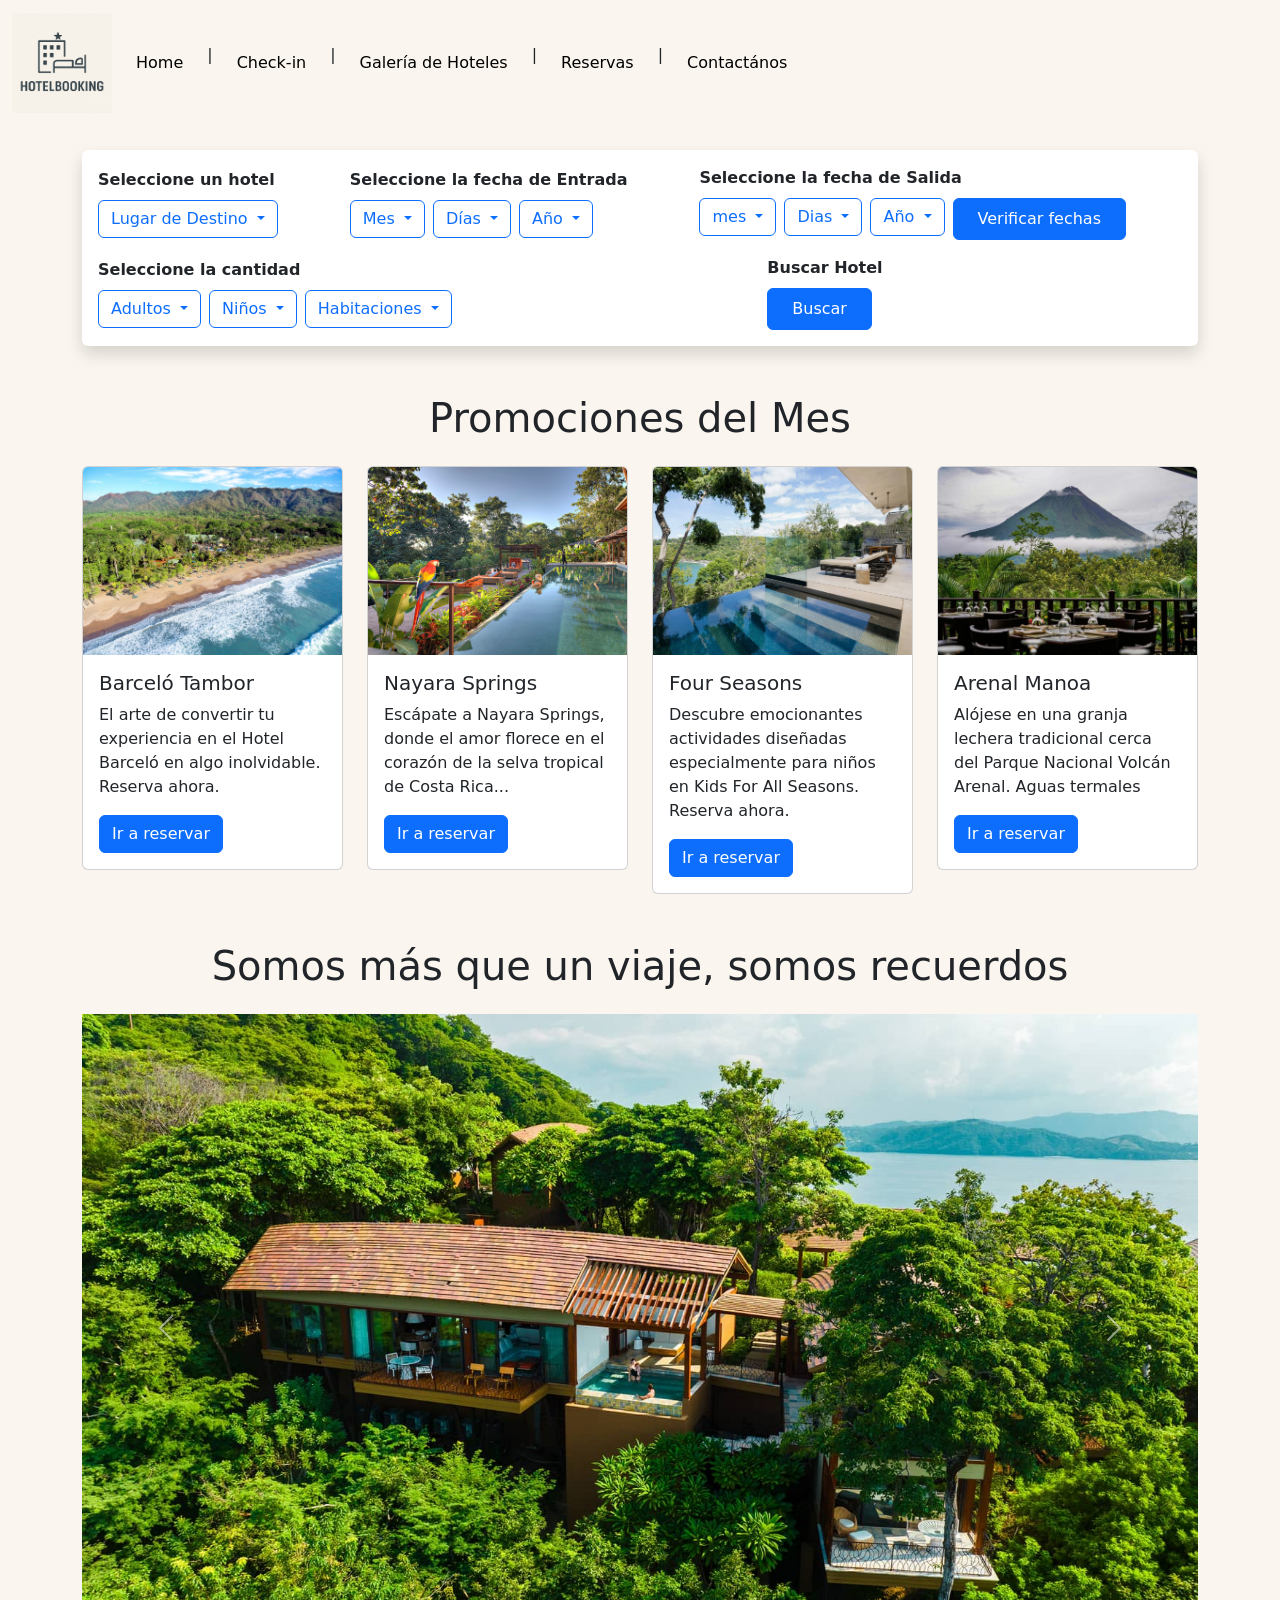
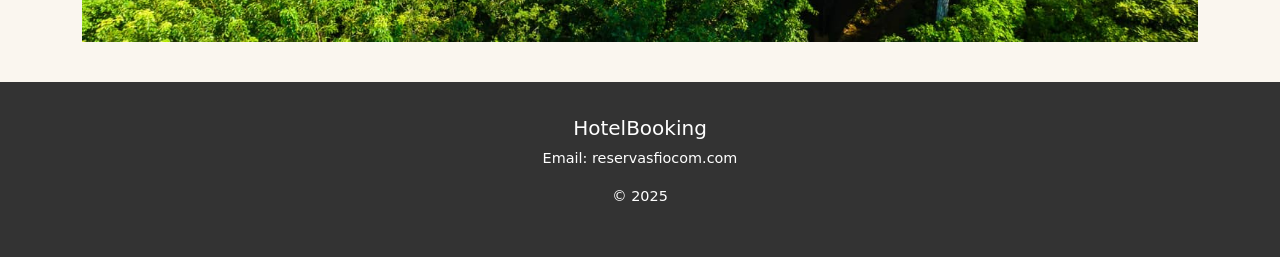
<file: index.html>
<!doctype html>
<html lang="en">

  <head>
    <meta charset="utf-8">
    <meta name="viewport" content="width=device-width, initial-scale=1">
    <title>PaginaPrincipal</title>
    <link rel="stylesheet" href="Style.css">
    <link rel="icon" type="image/svg+xml" href="img/logo.png" />
    <link
      href="https://cdn.jsdelivr.net/npm/bootstrap@5.3.5/dist/css/bootstrap.min.css"
      rel="stylesheet"
      integrity="sha384-SgOJa3DmI69IUzQ2PVdRZhwQ+dy64/BUtbMJw1MZ8t5HZApcHrRKUc4W0kG879m7"
      crossorigin="anonymous">
    <script>
        // Declaraciones globales para que no se redeclaren en los scripts internos
        let hotelSeleccionado = null;
        let mesSeleccionado = null;
        let diaSeleccionado = null;
        let añoSeleccionado = null;
        let mesSeleccionadoSalida = null;
        let diaSeleccionadoSalida = null;
        let añoSeleccionadoSalida = null;
        let adultoSeleccionado = null;
        let ninoSeleccionado = null;
        let habitacionesSeleccionadas = null;
      </script>
  </head>

  <body style="background-color: #FAF6EF">
    <header>
      <nav class="navbar navbar-expand-lg" style="background-color: #FAF6EF;">
        <div class="container-fluid">
          <a class="navbar-brand" href="index.html"><img src="img/logo.png"
              width="100px"></a>
          <button class="navbar-toggler" type="button" data-bs-toggle="collapse"
            data-bs-target="#navbarSupportedContent"
            aria-controls="navbarSupportedContent"
            aria-expanded="false" aria-label="Toggle navigation">
            <span class="navbar-toggler-icon"></span>
          </button>

          <div class="collapse navbar-collapse">
            <ul class="navbar-nav me-auto">
              <li class="nav-item">
                <a class="nav-link active" aria-current="page"
                  href="index.html">Home</a>
              </li>
              <div class="px-3">|</div>
              <li class="nav-item">
                <a class="nav-link active" aria-current="page"
                  href="CheckIn.html">Check-in</a>
              </li>
              <div class="px-3">|</div>
              <li class="nav-item">
                <a class="nav-link active" aria-current="page"
                  href="galeriaDeHoteles.html">Galería de
                  Hoteles</a>
              </li>
              <div class="px-3">|</div>
              <li class="nav-item">
                <a class="nav-link active" aria-current="page"
                  href="reservas.html">Reservas</a>
              </li>
              <div class="px-3">|</div>
              <li class="nav-item">
                <a class="nav-link active" aria-current="page"
                  href="contactanos.html">Contactános</a>
              </li>
            </ul>
          </div>
        </nav>
      </header>

      <div class="container my-4">
        <div
          class="p-3 rounded shadow d-flex flex-wrap align-items-center bg-white gap-3"
          , class="row">

          <!-- hotel -->
          <div class="d-flex align-items-center flex-grow-1">
            <div class="col-md-12">
              <strong class="mb-2 d-block">Seleccione un hotel</strong>
              <div class="dropdown">
                <button id="dropdownHotelBtn"
                  class="btn btn-outline-primary dropdown-toggle" href="#"
                  role="button"
                  data-bs-toggle="dropdown" aria-expanded="false">
                  Lugar de Destino
                </button>

                <ul class="dropdown-menu">
                  <li><a class="dropdown-item" href="#"
                      onclick="seleccionarHotel('Barceló Tambor - All Inclusive')">Barceló
                      Tambor - All Inclusive</a></li>
                  <li><hr class="dropdown-divider"></li>
                  <li><a class="dropdown-item" href="#"
                      onclick="seleccionarHotel('Nayara Gardens')">Nayara
                      Gardens</a></li>
                  <li><hr class="dropdown-divider"></li>
                  <li><a class="dropdown-item" href="#"
                      onclick="seleccionarHotel('Four Seasons Resort Costa Rica at Peninsula Papagayo')">Four
                      Seasons Resort Costa Rica</a></li>
                  <li><hr class="dropdown-divider"></li>
                  <li><a class="dropdown-item" href="#"
                      onclick="seleccionarHotel('Arenal Manoa')">Arenal
                      Manoa</a></li>
                </ul>
              </div>
            </div>
          </div>
          <script>
             
            
              function seleccionarHotel(nombreHotel) {
                document.getElementById('dropdownHotelBtn').textContent = nombreHotel;
                hotelSeleccionado = nombreHotel;
                console.log("Hotel seleccionado:", hotelSeleccionado);
              }
            </script>

          <!-- entrada mes-->
          <!-- Entrada Mes, Día y Año -->
          <div class="d-flex align-items-center flex-grow-1">
            <div class="col-md-12">
              <strong class="mb-2 d-block">Seleccione la fecha de
                Entrada</strong>

              <div class="d-flex gap-2">

                <!-- Dropdown Mes -->
                <div class="dropdown">
                  <button id="dropdownMesBtn"
                    class="btn btn-outline-primary dropdown-toggle"
                    href="#" role="button"
                    data-bs-toggle="dropdown" aria-expanded="false">
                    Mes
                  </button>

                  <ul class="dropdown-menu"
                    style="max-height: 200px; overflow-y: auto;">
                    <li><a class="dropdown-item" href="#"
                        onclick="seleccionarMes('Enero')">Enero</a></li>
                    <li><a class="dropdown-item" href="#"
                        onclick="seleccionarMes('Febrero')">Febrero</a></li>
                    <li><a class="dropdown-item" href="#"
                        onclick="seleccionarMes('Marzo')">Marzo</a></li>
                    <li><a class="dropdown-item" href="#"
                        onclick="seleccionarMes('Abril')">Abril</a></li>
                    <li><a class="dropdown-item" href="#"
                        onclick="seleccionarMes('Mayo')">Mayo</a></li>
                    <li><a class="dropdown-item" href="#"
                        onclick="seleccionarMes('Junio')">Junio</a></li>
                    <li><a class="dropdown-item" href="#"
                        onclick="seleccionarMes('Julio')">Julio</a></li>
                    <li><a class="dropdown-item" href="#"
                        onclick="seleccionarMes('Agosto')">Agosto</a></li>
                    <li><a class="dropdown-item" href="#"
                        onclick="seleccionarMes('Septiembre')">Septiembre</a></li>
                    <li><a class="dropdown-item" href="#"
                        onclick="seleccionarMes('Octubre')">Octubre</a></li>
                    <li><a class="dropdown-item" href="#"
                        onclick="seleccionarMes('Noviembre')">Noviembre</a></li>
                    <li><a class="dropdown-item" href="#"
                        onclick="seleccionarMes('Diciembre')">Diciembre</a></li>
                  </ul>
                </div>

                <script>
        document.addEventListener("DOMContentLoaded", function () {
          let mesSeleccionado = null;
      
          function seleccionarMes(nombreMes) {
            document.getElementById('dropdownMesBtn').textContent = nombreMes;
            mesSeleccionado = nombreMes;
            console.log("Mes seleccionado:", mesSeleccionado);
          }
      
          window.seleccionarMes = seleccionarMes;
        });
      </script>

                <!-- Dropdown Día -->
                <div class="dropdown">
                  <button id="dropdownDiasBtn"
                    class="btn btn-outline-primary dropdown-toggle"
                    href="#" role="button"
                    data-bs-toggle="dropdown" aria-expanded="false">
                    Días
                  </button>

                  <ul class="dropdown-menu"
                    style="max-height: 200px; overflow-y: auto;">
                    <li><a class="dropdown-item" href="#"
                        onclick="seleccionarDia('1')">1</a></li>
                    <li><a class="dropdown-item" href="#"
                        onclick="seleccionarDia('2')">2</a></li>
                    <li><a class="dropdown-item" href="#"
                        onclick="seleccionarDia('3')">3</a></li>
                    <li><a class="dropdown-item" href="#"
                        onclick="seleccionarDia('4')">4</a></li>
                    <li><a class="dropdown-item" href="#"
                        onclick="seleccionarDia('5')">5</a></li>
                    <li><a class="dropdown-item" href="#"
                        onclick="seleccionarDia('6')">6</a></li>
                    <li><a class="dropdown-item" href="#"
                        onclick="seleccionarDia('7')">7</a></li>
                    <li><a class="dropdown-item" href="#"
                        onclick="seleccionarDia('8')">8</a></li>
                    <li><a class="dropdown-item" href="#"
                        onclick="seleccionarDia('9')">9</a></li>
                    <li><a class="dropdown-item" href="#"
                        onclick="seleccionarDia('10')">10</a></li>
                    <li><a class="dropdown-item" href="#"
                        onclick="seleccionarDia('11')">11</a></li>
                    <li><a class="dropdown-item" href="#"
                        onclick="seleccionarDia('12')">12</a></li>
                    <li><a class="dropdown-item" href="#"
                        onclick="seleccionarDia('13')">13</a></li>
                    <li><a class="dropdown-item" href="#"
                        onclick="seleccionarDia('14')">14</a></li>
                    <li><a class="dropdown-item" href="#"
                        onclick="seleccionarDia('15')">15</a></li>
                    <li><a class="dropdown-item" href="#"
                        onclick="seleccionarDia('16')">16</a></li>
                    <li><a class="dropdown-item" href="#"
                        onclick="seleccionarDia('17')">17</a></li>
                    <li><a class="dropdown-item" href="#"
                        onclick="seleccionarDia('18')">18</a></li>
                    <li><a class="dropdown-item" href="#"
                        onclick="seleccionarDia('19')">19</a></li>
                    <li><a class="dropdown-item" href="#"
                        onclick="seleccionarDia('20')">20</a></li>
                    <li><a class="dropdown-item" href="#"
                        onclick="seleccionarDia('21')">21</a></li>
                    <li><a class="dropdown-item" href="#"
                        onclick="seleccionarDia('22')">22</a></li>
                    <li><a class="dropdown-item" href="#"
                        onclick="seleccionarDia('23')">23</a></li>
                    <li><a class="dropdown-item" href="#"
                        onclick="seleccionarDia('24')">24</a></li>
                    <li><a class="dropdown-item" href="#"
                        onclick="seleccionarDia('25')">25</a></li>
                    <li><a class="dropdown-item" href="#"
                        onclick="seleccionarDia('26')">26</a></li>
                    <li><a class="dropdown-item" href="#"
                        onclick="seleccionarDia('27')">27</a></li>
                    <li><a class="dropdown-item" href="#"
                        onclick="seleccionarDia('28')">28</a></li>
                    <li><a class="dropdown-item" href="#"
                        onclick="seleccionarDia('29')">29</a></li>
                    <li><a class="dropdown-item" href="#"
                        onclick="seleccionarDia('30')">30</a></li>
                    <li><a class="dropdown-item" href="#"
                        onclick="seleccionarDia('31')">31</a></li>
                  </ul>
                </div>

                <script>
  document.addEventListener("DOMContentLoaded", function () {
    

    function seleccionarDia(nombreDia) {
      document.getElementById('dropdownDiasBtn').textContent = nombreDia;
      diaSeleccionado = nombreDia;
      console.log("Día seleccionado:", diaSeleccionado);
    }

    // Asigna la función al ámbito global
    window.seleccionarDia = seleccionarDia;
  });
</script>

                <!-- Dropdown Año -->
                <div class="dropdown">
                  <button id="dropdownAñoBtn"
                    class="btn btn-outline-primary dropdown-toggle"
                    href="#" role="button"
                    data-bs-toggle="dropdown" aria-expanded="false">
                    Año
                  </button>

                  <ul class="dropdown-menu"
                    style="max-height: 200px; overflow-y: auto;">
                    <li><a class="dropdown-item" href="#"
                        onclick="seleccionarAño('2025')">2025</a></li>
                    <li><a class="dropdown-item" href="#"
                        onclick="seleccionarAño('2026')">2026</a></li>
                    <li><a class="dropdown-item" href="#"
                        onclick="seleccionarAño('2027')">2027</a></li>
                  </ul>
                </div>

                <script>
        
        function seleccionarAño(año) {
          document.getElementById('dropdownAñoBtn').textContent = año;
          añoSeleccionado = año;
          console.log("año seleccionado:", añoSeleccionado);
        }
      </script>

              </div>
            </div>
          </div>
          <!-- salida reserva-->
          <div class="d-flex align-items-center flex-grow-1">
            <div class="col-md-12">
              <strong class="mb-2 d-block">Seleccione la fecha de
                Salida</strong>

              <div class="d-flex gap-2">
                <div class="dropdown">
                  <button id="dropdownMesSalidaBtn"
                    class="btn btn-outline-primary dropdown-toggle" href="#"
                    role="button"
                    data-bs-toggle="dropdown" aria-expanded="false">
                    mes
                  </button>

                  <!--mes -->
                  <ul class="dropdown-menu"
                    style="max-height: 200px; overflow-y: auto;">
                    <li><a class="dropdown-item" href="#"
                        onclick="seleccionarMesSalida('Enero')">Enero
                      </a></li>
                    <li><a class="dropdown-item" href="#"
                        onclick="seleccionarMesSalida('Febrero')">Febrero</a></li>
                    <li><a class="dropdown-item" href="#"
                        onclick="seleccionarMesSalida('Marzo')">Marzo</a></li>
                    <li><a class="dropdown-item" href="#"
                        onclick="seleccionarMesSalida('Abril')">Abril</a></li>
                    <li><a class="dropdown-item" href="#"
                        onclick="seleccionarMesSalida('Mayo')">Mayo</a></li>
                    <li><a class="dropdown-item" href="#"
                        onclick="seleccionarMesSalida('Junio')">Junio</a></li>
                    <li><a class="dropdown-item" href="#"
                        onclick="seleccionarMesSalida('Julio')">Julio</a></li>
                    <li><a class="dropdown-item" href="#"
                        onclick="seleccionarMesSalida('Agosto')">Agosto</a></li>
                    <li><a class="dropdown-item" href="#"
                        onclick="seleccionarMesSalida('Septiembre')">Septiembre</a></li>
                    <li><a class="dropdown-item" href="#"
                        onclick="seleccionarMesSalida('Octubre')">Octubre</a></li>
                    <li><a class="dropdown-item" href="#"
                        onclick="seleccionarMesSalida('Noviembre')">Noviembre</a></li>
                    <li><a class="dropdown-item" href="#"
                        onclick="seleccionarMesSalida('Diciembre')">Diciembre</a></li>
                  </ul>
                </div>

                <script>
                
              function seleccionarMesSalida(nombreMes) {
                document.getElementById('dropdownMesSalidaBtn').textContent = nombreMes;
                mesSeleccionadoSalida = nombreMes;
                console.log("mes seleccionado:", mesSeleccionadoSalida);
              }
            </script>
                <!--Dias -->
                <div class=" dropdown">

                  <button id="dropdownDiasSalidaBtn"
                    class="btn btn-outline-primary dropdown-toggle" href="#"
                    role="button"
                    data-bs-toggle="dropdown" aria-expanded="false">
                    Dias
                  </button>

                  <ul class="dropdown-menu"
                    style="max-height: 200px; overflow-y: auto;">
                    <li><a class="dropdown-item" href="#"
                        onclick="seleccionarDiaSalida('1')">1</a></li>
                    <li><a class="dropdown-item" href="#"
                        onclick="seleccionarDiaSalida('2')">2</a></li>
                    <li><a class="dropdown-item" href="#"
                        onclick="seleccionarDiaSalida('3')">3</a></li>
                    <li><a class="dropdown-item" href="#"
                        onclick="seleccionarDiaSalida('4')">4</a></li>
                    <li><a class="dropdown-item" href="#"
                        onclick="seleccionarDiaSalida('5')">5</a></li>
                    <li><a class="dropdown-item" href="#"
                        onclick="seleccionarDiaSalida('6')">6</a></li>
                    <li><a class="dropdown-item" href="#"
                        onclick="seleccionarDiaSalida('7')">7</a></li>
                    <li><a class="dropdown-item" href="#"
                        onclick="seleccionarDiaSalida('8')">8</a></li>
                    <li><a class="dropdown-item" href="#"
                        onclick="seleccionarDiaSalida('9')">9</a></li>
                    <li><a class="dropdown-item" href="#"
                        onclick="seleccionarDiaSalida('10')">10</a></li>
                    <li><a class="dropdown-item" href="#"
                        onclick="seleccionarDiaSalida('11')">11</a></li>
                    <li><a class="dropdown-item" href="#"
                        onclick="seleccionarDiaSalida('12')">12</a></li>
                    <li><a class="dropdown-item" href="#"
                        onclick="seleccionarDiaSalida('13')">13</a></li>
                    <li><a class="dropdown-item" href="#"
                        onclick="seleccionarDiaSalida('14')">14</a></li>
                    <li><a class="dropdown-item" href="#"
                        onclick="seleccionarDiaSalida('15')">15</a></li>
                    <li><a class="dropdown-item" href="#"
                        onclick="seleccionarDiaSalida('16')">16</a></li>
                    <li><a class="dropdown-item" href="#"
                        onclick="seleccionarDiaSalida('17')">17</a></li>
                    <li><a class="dropdown-item" href="#"
                        onclick="seleccionarDiaSalida('18')">18</a></li>
                    <li><a class="dropdown-item" href="#"
                        onclick="seleccionarDiaSalida('19')">19</a></li>
                    <li><a class="dropdown-item" href="#"
                        onclick="seleccionarDiaSalida('20')">20</a></li>
                    <li><a class="dropdown-item" href="#"
                        onclick="seleccionarDiaSalida('21')">21</a></li>
                    <li><a class="dropdown-item" href="#"
                        onclick="seleccionarDiaSalida('22')">22</a></li>
                    <li><a class="dropdown-item" href="#"
                        onclick="seleccionarDiaSalida('23')">23</a></li>
                    <li><a class="dropdown-item" href="#"
                        onclick="seleccionarDiaSalida('24')">24</a></li>
                    <li><a class="dropdown-item" href="#"
                        onclick="seleccionarDiaSalida('25')">25</a></li>
                    <li><a class="dropdown-item" href="#"
                        onclick="seleccionarDiaSalida('26')">26</a></li>
                    <li><a class="dropdown-item" href="#"
                        onclick="seleccionarDiaSalida('27')">27</a></li>
                    <li><a class="dropdown-item" href="#"
                        onclick="seleccionarDiaSalida('28')">28</a></li>
                    <li><a class="dropdown-item" href="#"
                        onclick="seleccionarDiaSalida('29')">29</a></li>
                    <li><a class="dropdown-item" href="#"
                        onclick="seleccionarDiaSalida('30')">30</a></li>
                    <li><a class="dropdown-item" href="#"
                        onclick="seleccionarDiaSalida('31')">31</a></li>
                  </ul>
                </div>
                <script>
                     
                      function seleccionarDiaSalida(dia) {
                        document.getElementById('dropdownDiasSalidaBtn').textContent = dia;
                        diaSeleccionadoSalida = dia;
                        console.log("dia seleccionado para salir :", diaSeleccionadoSalida);
                      }
                    </script>

                <!-- Año Salida-->
                <div class="dropdown">
                  <button id="dropdownAñoSalidaBtn"
                    class="btn btn-outline-primary dropdown-toggle" href="#"
                    role="button"
                    data-bs-toggle="dropdown" aria-expanded="false">
                    Año
                  </button>

                  <ul class="dropdown-menu"
                    style="max-height: 200px; overflow-y: auto;">
                    <li><a class="dropdown-item" href="#"
                        onclick="seleccionarAñoSalida('2025')">2025</a></li>
                    <li><a class="dropdown-item" href="#"
                        onclick="seleccionarAñoSalida('2026')">2026</a></li>
                    <li><a class="dropdown-item" href="#"
                        onclick="seleccionarAñoSalida('2027')">2027</a></li>
                  </ul>
                </div>
                <script>
               
               
                function seleccionarAñoSalida(año) {
                  document.getElementById('dropdownAñoSalidaBtn').textContent = año;
                  añoSeleccionadoSalida = año;
                  console.log("año seleccionado:", añoSeleccionadoSalida);
                }
              </script>
                <script>
                  const meses = {
                    "Enero": 0, "Febrero": 1, "Marzo": 2, "Abril": 3,
                    "Mayo": 4, "Junio": 5, "Julio": 6, "Agosto": 7,
                    "Septiembre": 8, "Octubre": 9, "Noviembre": 10, "Diciembre": 11
                  };
                </script>

                <script>
  function validarFechas() {
    const seleccionarMes = document.getElementById('dropdownMesBtn').textContent;
    const seleccionarDia = document.getElementById('dropdownDiasBtn').textContent;
    const seleccionarAño = document.getElementById('dropdownAñoBtn').textContent;
    
    if (
      !seleccionarMes || !seleccionarDia || !seleccionarAño ||
      !mesSeleccionadoSalida || !diaSeleccionadoSalida || !añoSeleccionadoSalida
    ) {
      alert(" Debes seleccionar todas las fechas de entrada y salida.");
      return;
    }

    const fechaEntrada = new Date(
      parseInt(seleccionarAño),
      meses[seleccionarMes],
      parseInt(seleccionarDia)
    );

    const fechaSalida = new Date(
      parseInt(añoSeleccionadoSalida),
      meses[mesSeleccionadoSalida],
      parseInt(diaSeleccionadoSalida)
    );

    if (fechaSalida <= fechaEntrada) {
      alert("❌ La fecha no esta disponible.");
    } else {
      alert("✅ Las fecha esta disponible.");
    }
  }
</script>
                <script>           
  function direcionPaginaHabitacion() {
    if (hotelSeleccionado  == "Arenal Manoa") {
      window.location.href = "Manoa.html";
    } else if (hotelSeleccionado == "Barceló Tambor - All Inclusive") {
      window.location.href = "Barcelo.html";
    } else if (hotelSeleccionado == "Nayara Gardens") {
      window.location.href = "Nayara.html";
    }else if (hotelSeleccionado == "Four Seasons Resort Costa Rica at Peninsula Papagayo") {
      window.location.href = "papagayo.html";
    } else if (!mesSeleccionado || !diaSeleccionado || !añoSeleccionado || !mesSeleccionadoSalida || !diaSeleccionadoSalida || !añoSeleccionadoSalida || !adultoSeleccionado || !ninoSeleccionado || !habitacionesSeleccionadas){
      alert(" Debes seleccionar todas los campos .");  
    
    }  
  }
  </script>
                <button class="btn btn-primary px-4 py-2"
                  onclick="validarFechas()">Verificar fechas</button>

              </div>
            </div>
          </div>

          <!-- boton buscar y huespedes -->
          <!-- Habitaciones -->
          <div class="d-flex align-items-center flex-grow-1">
            <div class="col-md-12">
              <strong class="mb-2 d-block">Seleccione la cantidad</strong>
              <div class="d-flex gap-2">
                <div class="dropdown">
                  <button id="dropdownAñoAdultoBtn"
                    class="btn btn-outline-primary dropdown-toggle" href
                    role="button"
                    data-bs-toggle="dropdown" aria-expanded="false">
                    Adultos
                  </button>

                  <ul class="dropdown-menu"
                    style="max-height: 200px; overflow-y: auto;">

                    <li><a class="dropdown-item" href="#"
                        onclick="seleccionarAdulto('1')">1</a></li>
                    <li><a class="dropdown-item" href="#"
                        onclick="seleccionarAdulto('2')">2</a></li>
                    <li><a class="dropdown-item" href="#"
                        onclick="seleccionarAdulto('3')">3</a></li>
                    <li><a class="dropdown-item" href="#"
                        onclick="seleccionarAdulto('4')">4</a></li>
                    <li><a class="dropdown-item" href="#"
                        onclick="seleccionarAdulto('5')">5</a></li>
                  </ul>
                </div>
                <script>
                  
                  function seleccionarAdulto(adulto) {
                   document.getElementById('dropdownAñoAdultoBtn').textContent = adulto;
                    adultoSeleccionado = adulto;
                     console.log("Adultos seleccionados:", adulto);
                  }
                </script>

                <div class="dropdown">
                  <button id="dropdownninoBtn"
                    class="btn btn-outline-primary dropdown-toggle" href="#"
                    role="button"
                    data-bs-toggle="dropdown" aria-expanded="false">
                    Niños

                  </button>

                  <ul class="dropdown-menu"
                    style="max-height: 200px; overflow-y: auto;">

                    <li><a class="dropdown-item" href="#"
                        onclick="seleccionarnino('1')">1</a></li>
                    <li><a class="dropdown-item" href="#"
                        onclick="seleccionarnino('2')">2</a></li>
                    <li><a class="dropdown-item" href="#"
                        onclick="seleccionarnino('3')">3</a></li>
                    <li><a class="dropdown-item" href="#"
                        onclick="seleccionarnino('4')">4</a></li>
                    <li><a class="dropdown-item" href="#"
                        onclick="seleccionarnino('5')">5</a></li>
                  </ul>
                </div>

                <script>
                 
                  function seleccionarnino(nino) {
                    document.getElementById('dropdownninoBtn').textContent = nino;
                    ninoSeleccionado = nino;
                    console.log("niño seleccionado:", ninoSeleccionado);
                  }
                </script>

                <div class="dropdown">
                  <button id="dropdownHabitacionesBtn"
                    class="btn btn-outline-primary dropdown-toggle" href="#"
                    role="button"
                    data-bs-toggle="dropdown" aria-expanded="false">
                    Habitaciones
                  </button>

                  <ul class="dropdown-menu"
                    style="max-height: 200px; overflow-y: auto;">
                    <li><a class="dropdown-item" href="#"
                        onclick="seleccionarHabitaciones('1')">1</a></li>
                    <li><a class="dropdown-item" href="#"
                        onclick="seleccionarHabitaciones('2')">2</a></li>
                    <li><a class="dropdown-item" href="#"
                        onclick="seleccionarHabitaciones('3')">3</a></li>
                    <li><a class="dropdown-item" href="#"
                        onclick="seleccionarHabitaciones('4')">4</a></li>
                    <li><a class="dropdown-item" href="#"
                        onclick="seleccionarHabitaciones('5')">5</a></li>
                  </ul>

                  <script>
                    
                    function seleccionarHabitaciones(habitaciones) {
                      document.getElementById('dropdownHabitacionesBtn').textContent = habitaciones;
                      habitacionesSeleccionadas = habitaciones;
                      console.log("habitaciones seleccionadas:", habitacionesSeleccionadas);
                    }
                  </script>
                </div>

              </div>
            </div>
          </div>
        </header>
        <script>

          

        </script>
        <div class="d-flex align-items-center flex-grow-1">
          <div class="col-md-12">
            <strong class="mb-2 d-block">Buscar Hotel</strong>
            <div class="d-flex gap-2">
              <div class="dropdown">

                <button class="btn btn-primary px-4 py-2"
                  onclick="direcionPaginaHabitacion()">Buscar</button>

              </div>
            </div>
          </div>
        </div>
      </div>
    </div>

    <div class="container">
      <div class="mt-5"></div>
      <h1 class="text-center mb-4">Promociones del Mes</h1>

      <div class="contenedor">
        <header class="row justify-content-center"
          style="background-color: #FAF6EF;">
          <div class="col-lg-3 col-md-6 col-sm-12 col-3">
            <div class="card" style=width:100%>
              <img src="img/barceloPlaya.jpg" class="card-img-top" alt="img">
              <div class="card-body">
                <h5 class="card-title">Barceló Tambor</h5>
                <p class="card-text">El arte de convertir tu experiencia en el
                  Hotel Barceló en algo inolvidable. Reserva ahora.</p>
                <a href="reservas.html" class="btn btn-primary">Ir a
                  reservar</a>
              </div>

            </div>
          </div>
          <div class="col-lg-3 col-md-6 col-sm-12 col-3">
            <div class="card" style=width:100%>
              <img src="img/Nayara.jpg" class="card-img-top" alt="img">
              <div class="card-body">
                <h5 class="card-title">Nayara Springs</h5>
                <p class="card-text">Escápate a Nayara Springs, donde el amor
                  florece en el corazón de la selva tropical de Costa
                  Rica...</p>
                <a href="reservas.html" class="btn btn-primary">Ir a
                  reservar</a>
              </div>
            </div>
          </div>
          <div class="col-lg-3 col-md-6 col-sm-12 col-3">
            <div class="card" style=width:100%>
              <img src="img/four.jpg" class="card-img-top" alt="img">
              <div class="card-body">
                <h5 class="card-title">Four Seasons </h5>
                <p class="card-text">Descubre emocionantes actividades diseñadas
                  especialmente para niños en Kids For All Seasons. Reserva
                  ahora.</p>
                <a href="reservas.html" class="btn btn-primary">Ir a
                  reservar</a>
              </div>
            </div>
          </div>
          <div class="col-lg-3 col-md-6 col-sm-12 col-3">
            <div class="card" style=width:100%>
              <img src="img/arenal.jpg" class="card-img-top" alt="img">
              <div class="card-body">
                <h5 class="card-title">Arenal Manoa</h5>
                <p class="card-text">Alójese en una granja lechera tradicional
                  cerca del Parque Nacional Volcán Arenal. Aguas termales</p>
                <a href="reservas.html" class="btn btn-primary">Ir a
                  reservar</a>
              </div>
            </div>
          </div>
        </header>
      </div>
    </div>

    <div class="container">
      <div class="mt-5"></div>
      <h1 class="text-center mb-4">Somos más que un viaje, somos
        recuerdos</h1>
      <div id="carouselExample" class="carousel slide">
        <div class="carousel-inner">
          <div class="carousel-item active">
            <img src="img/bosquef.jpg" class="d-block w-100" alt="...">
          </div>
          <div class="carousel-item">
            <img src="img/arenal-costa-rica-hot-springs-resort-h1.jpg"
              class="d-block w-100" alt="...">
          </div>
          <div class="carousel-item">
            <img src="img/barcelocuarto.jpg" class="d-block w-100" alt="...">
          </div>
        </div>
        <button class="carousel-control-prev" type="button"
          data-bs-target="#carouselExample" data-bs-slide="prev">
          <span class="carousel-control-prev-icon" aria-hidden="true"></span>
          <span class="visually-hidden">Previous</span>
        </button>
        <button class="carousel-control-next" type="button"
          data-bs-target="#carouselExample" data-bs-slide="next">
          <span class="carousel-control-next-icon" aria-hidden="true"></span>
          <span class="visually-hidden">Next</span>
        </button>
      </div>
    </div>

    <script
      src="https://cdn.jsdelivr.net/npm/bootstrap@5.3.5/dist/js/bootstrap.bundle.min.js"
      integrity="sha384-k6d4wzSIapyDyv1kpU366/PK5hCdSbCRGRCMv+eplOQJWyd1fbcAu9OCUj5zNLiq"
      crossorigin="anonymous">
    </script>

    <footer>
      <div class="container text-center py-4">
        <h5>HotelBooking</h5>
        <p>Email: reservasfiocom.com
          <p>&copy; 2025 </p>
        </footer>

      </body>

    </html>
</file>
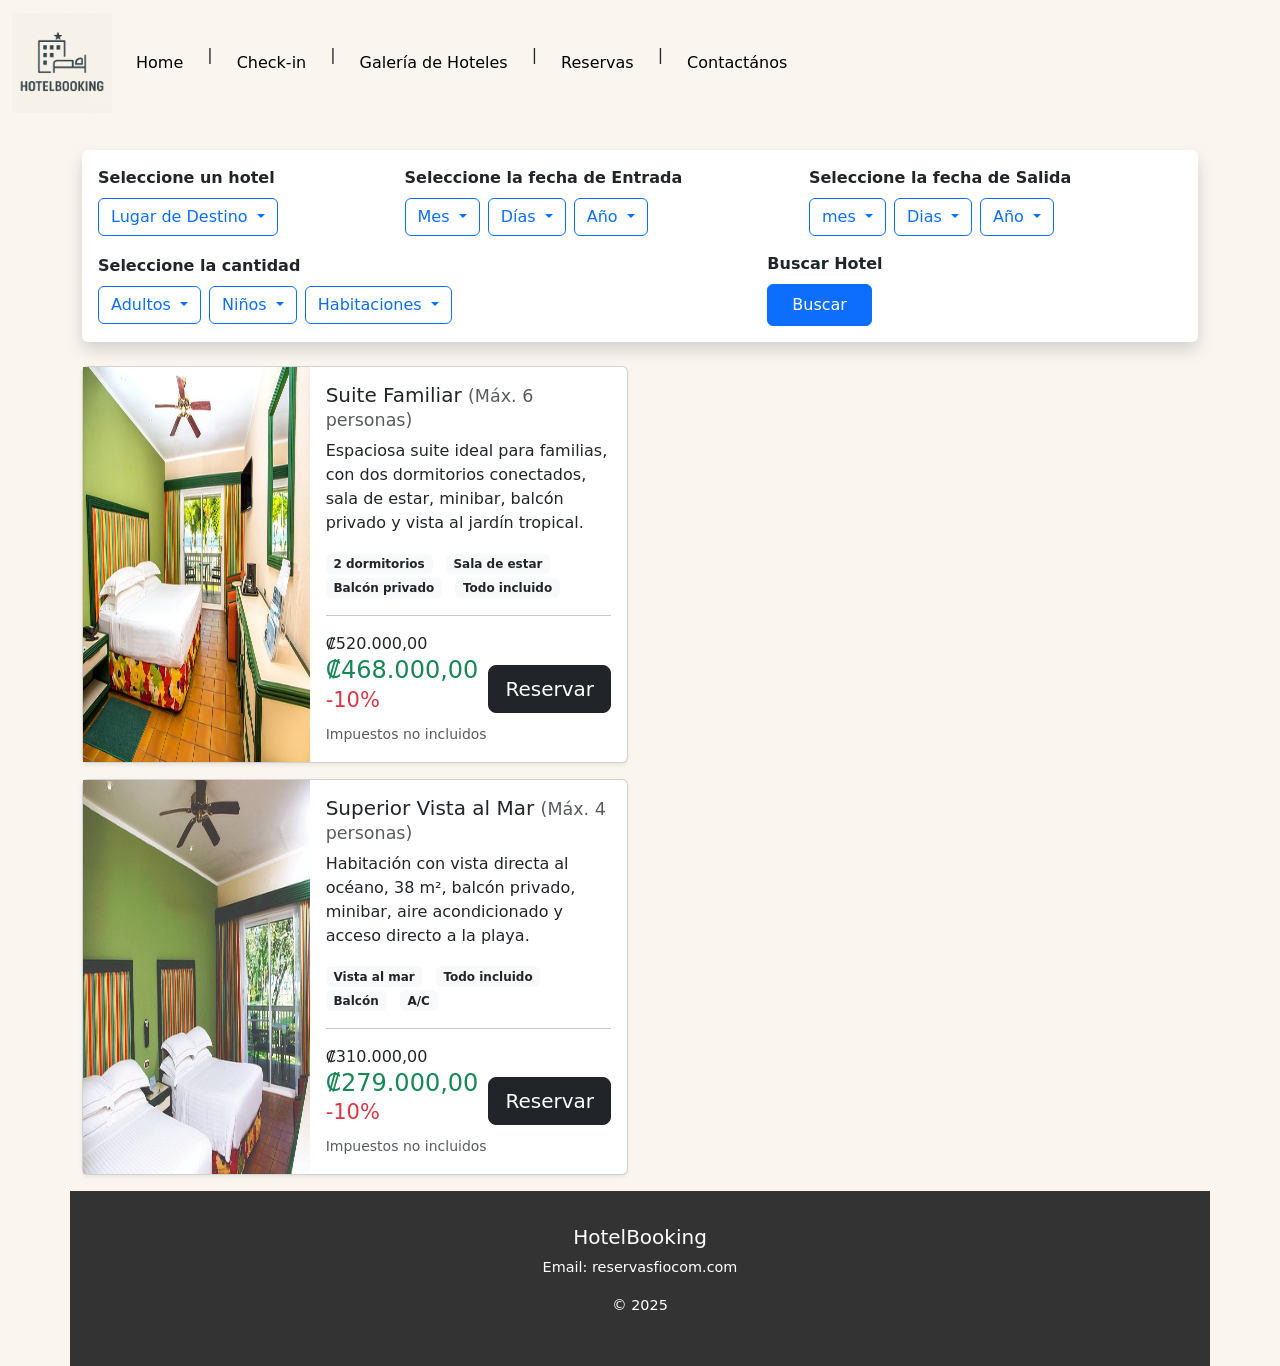
<file: Barcelo.html>
<!DOCTYPE html>
<html lang="es">
<head>
  <meta charset="UTF-8">
  <title>Barcelo</title>
  <link href="https://cdn.jsdelivr.net/npm/bootstrap@5.3.0/dist/css/bootstrap.min.css" rel="stylesheet">
  <link rel="icon" type="image/svg+xml" href="img/logo.png" />
  <link rel="stylesheet" href="Style.css">

</head>
<body style="background-color: #FAF6EF;">
  
    <header>
      <nav class="navbar navbar-expand-lg" style="background-color: #FAF6EF;">
        <div class="container-fluid">
          <a class="navbar-brand" href="index.html"><img src="img/logo.png"
              width="100px"></a>
          <button class="navbar-toggler" type="button" data-bs-toggle="collapse"
            data-bs-target="#navbarSupportedContent"
            aria-controls="navbarSupportedContent"
            aria-expanded="false" aria-label="Toggle navigation">
            <span class="navbar-toggler-icon"></span>
          </button>

          <div class="collapse navbar-collapse">
            <ul class="navbar-nav me-auto">
              <li class="nav-item">
                <a class="nav-link active" aria-current="page"
                  href="index.html">Home</a>
              </li>
              <div class="px-3">|</div>
              <li class="nav-item">
                <a class="nav-link active" aria-current="page"
                  href="checkIn.html">Check-in</a>
              </li>
              <div class="px-3">|</div>
              <li class="nav-item">
                <a class="nav-link active" aria-current="page"
                  href="galeriaDeHoteles.html">Galería de
                  Hoteles</a>
              </li>
              <div class="px-3">|</div>
              <li class="nav-item">
                <a class="nav-link active" aria-current="page"
                  href="reservas.html">Reservas</a>
              </li>
              <div class="px-3">|</div>
              <li class="nav-item">
                <a class="nav-link active" aria-current="page"
                  href="contactanos.html">Contactános</a>
              </li>
            </ul>
          </div>
        </nav>
      </header>

      <div class="container my-4">
        <div
          class="p-3 rounded shadow d-flex flex-wrap align-items-center bg-white gap-3"
          , class="row">

          <!-- hotel -->
          <div class="d-flex align-items-center flex-grow-1">
            <div class="col-md-12">
              <strong class="mb-2 d-block">Seleccione un hotel</strong>
              <div class="dropdown">
                <button id="dropdownHotelBtn"
                  class="btn btn-outline-primary dropdown-toggle" href="#"
                  role="button"
                  data-bs-toggle="dropdown" aria-expanded="false">
                  Lugar de Destino
                </button>

                <ul class="dropdown-menu">
                  <li><a class="dropdown-item" href="#"
                      onclick="seleccionarHotel('Barceló Tambor - All Inclusive')">Barceló
                      Tambor - All Inclusive</a></li>
                  <li><hr class="dropdown-divider"></li>
                  <li><a class="dropdown-item" href="#"
                      onclick="seleccionarHotel('Nayara Gardens')">Nayara
                      Gardens</a></li>
                  <li><hr class="dropdown-divider"></li>
                  <li><a class="dropdown-item" href="#"
                      onclick="seleccionarHotel('Four Seasons Resort Costa Rica at Peninsula Papagayo')">Four
                      Seasons Resort Costa Rica Papagayo</a></li>
                  <li><hr class="dropdown-divider"></li>
                  <li><a class="dropdown-item" href="#"
                      onclick="seleccionarHotel('Arenal Manoa')">Arenal
                      Manoa</a></li>
                </ul>
              </div>
            </div>
          </div>
          <script>
              let hotelSeleccionado = null;
            
              function seleccionarHotel(nombreHotel) {
                document.getElementById('dropdownHotelBtn').textContent = nombreHotel;
                hotelSeleccionado = nombreHotel;
                console.log("Hotel seleccionado:", hotelSeleccionado);
              }
            </script>

          <!-- entrada mes-->
          <!-- Entrada Mes, Día y Año -->
          <div class="d-flex align-items-center flex-grow-1">
            <div class="col-md-12">
              <strong class="mb-2 d-block">Seleccione la fecha de
                Entrada</strong>

              <div class="d-flex gap-2">

                <!-- Dropdown Mes -->
                <div class="dropdown">
                  <button id="dropdownMesBtn"
                    class="btn btn-outline-primary dropdown-toggle"
                    href="#" role="button"
                    data-bs-toggle="dropdown" aria-expanded="false">
                    Mes
                  </button>

                  <ul class="dropdown-menu"
                    style="max-height: 200px; overflow-y: auto;">
                    <li><a class="dropdown-item" href="#"
                        onclick="seleccionarMes('Enero')">Enero</a></li>
                    <li><a class="dropdown-item" href="#"
                        onclick="seleccionarMes('Febrero')">Febrero</a></li>
                    <li><a class="dropdown-item" href="#"
                        onclick="seleccionarMes('Marzo')">Marzo</a></li>
                    <li><a class="dropdown-item" href="#"
                        onclick="seleccionarMes('Abril')">Abril</a></li>
                    <li><a class="dropdown-item" href="#"
                        onclick="seleccionarMes('Mayo')">Mayo</a></li>
                    <li><a class="dropdown-item" href="#"
                        onclick="seleccionarMes('Junio')">Junio</a></li>
                    <li><a class="dropdown-item" href="#"
                        onclick="seleccionarMes('Julio')">Julio</a></li>
                    <li><a class="dropdown-item" href="#"
                        onclick="seleccionarMes('Agosto')">Agosto</a></li>
                    <li><a class="dropdown-item" href="#"
                        onclick="seleccionarMes('Septiembre')">Septiembre</a></li>
                    <li><a class="dropdown-item" href="#"
                        onclick="seleccionarMes('Octubre')">Octubre</a></li>
                    <li><a class="dropdown-item" href="#"
                        onclick="seleccionarMes('Noviembre')">Noviembre</a></li>
                    <li><a class="dropdown-item" href="#"
                        onclick="seleccionarMes('Diciembre')">Diciembre</a></li>
                  </ul>
                </div>

                <script>
        document.addEventListener("DOMContentLoaded", function () {
          let mesSeleccionado = null;
      
          function seleccionarMes(nombreMes) {
            document.getElementById('dropdownMesBtn').textContent = nombreMes;
            mesSeleccionado = nombreMes;
            console.log("Mes seleccionado:", mesSeleccionado);
          }
      
          window.seleccionarMes = seleccionarMes;
        });
      </script>

                <!-- Dropdown Día -->
                <div class="dropdown">
                  <button id="dropdownDiasBtn"
                    class="btn btn-outline-primary dropdown-toggle"
                    href="#" role="button"
                    data-bs-toggle="dropdown" aria-expanded="false">
                    Días
                  </button>

                  <ul class="dropdown-menu"
                    style="max-height: 200px; overflow-y: auto;">
                    <li><a class="dropdown-item" href="#"
                        onclick="seleccionarDia('1')">1</a></li>
                    <li><a class="dropdown-item" href="#"
                        onclick="seleccionarDia('2')">2</a></li>
                    <li><a class="dropdown-item" href="#"
                        onclick="seleccionarDia('3')">3</a></li>
                    <li><a class="dropdown-item" href="#"
                        onclick="seleccionarDia('4')">4</a></li>
                    <li><a class="dropdown-item" href="#"
                        onclick="seleccionarDia('5')">5</a></li>
                    <li><a class="dropdown-item" href="#"
                        onclick="seleccionarDia('6')">6</a></li>
                    <li><a class="dropdown-item" href="#"
                        onclick="seleccionarDia('7')">7</a></li>
                    <li><a class="dropdown-item" href="#"
                        onclick="seleccionarDia('8')">8</a></li>
                    <li><a class="dropdown-item" href="#"
                        onclick="seleccionarDia('9')">9</a></li>
                    <li><a class="dropdown-item" href="#"
                        onclick="seleccionarDia('10')">10</a></li>
                    <li><a class="dropdown-item" href="#"
                        onclick="seleccionarDia('11')">11</a></li>
                    <li><a class="dropdown-item" href="#"
                        onclick="seleccionarDia('12')">12</a></li>
                    <li><a class="dropdown-item" href="#"
                        onclick="seleccionarDia('13')">13</a></li>
                    <li><a class="dropdown-item" href="#"
                        onclick="seleccionarDia('14')">14</a></li>
                    <li><a class="dropdown-item" href="#"
                        onclick="seleccionarDia('15')">15</a></li>
                    <li><a class="dropdown-item" href="#"
                        onclick="seleccionarDia('16')">16</a></li>
                    <li><a class="dropdown-item" href="#"
                        onclick="seleccionarDia('17')">17</a></li>
                    <li><a class="dropdown-item" href="#"
                        onclick="seleccionarDia('18')">18</a></li>
                    <li><a class="dropdown-item" href="#"
                        onclick="seleccionarDia('19')">19</a></li>
                    <li><a class="dropdown-item" href="#"
                        onclick="seleccionarDia('20')">20</a></li>
                    <li><a class="dropdown-item" href="#"
                        onclick="seleccionarDia('21')">21</a></li>
                    <li><a class="dropdown-item" href="#"
                        onclick="seleccionarDia('22')">22</a></li>
                    <li><a class="dropdown-item" href="#"
                        onclick="seleccionarDia('23')">23</a></li>
                    <li><a class="dropdown-item" href="#"
                        onclick="seleccionarDia('24')">24</a></li>
                    <li><a class="dropdown-item" href="#"
                        onclick="seleccionarDia('25')">25</a></li>
                    <li><a class="dropdown-item" href="#"
                        onclick="seleccionarDia('26')">26</a></li>
                    <li><a class="dropdown-item" href="#"
                        onclick="seleccionarDia('27')">27</a></li>
                    <li><a class="dropdown-item" href="#"
                        onclick="seleccionarDia('28')">28</a></li>
                    <li><a class="dropdown-item" href="#"
                        onclick="seleccionarDia('29')">29</a></li>
                    <li><a class="dropdown-item" href="#"
                        onclick="seleccionarDia('30')">30</a></li>
                    <li><a class="dropdown-item" href="#"
                        onclick="seleccionarDia('31')">31</a></li>
                  </ul>
                </div>

                <script>
  document.addEventListener("DOMContentLoaded", function () {
    let diaSeleccionado = null;

    function seleccionarDia(nombreDia) {
      document.getElementById('dropdownDiasBtn').textContent = nombreDia;
      diaSeleccionado = nombreDia;
      console.log("Día seleccionado:", diaSeleccionado);
    }

    // Asigna la función al ámbito global
    window.seleccionarDia = seleccionarDia;
  });
</script>

                <!-- Dropdown Año -->
                <div class="dropdown">
                  <button id="dropdownAñoBtn"
                    class="btn btn-outline-primary dropdown-toggle"
                    href="#" role="button"
                    data-bs-toggle="dropdown" aria-expanded="false">
                    Año
                  </button>

                  <ul class="dropdown-menu"
                    style="max-height: 200px; overflow-y: auto;">
                    <li><a class="dropdown-item" href="#"
                        onclick="seleccionarAño('2025')">2025</a></li>
                    <li><a class="dropdown-item" href="#"
                        onclick="seleccionarAño('2026')">2026</a></li>
                    <li><a class="dropdown-item" href="#"
                        onclick="seleccionarAño('2027')">2027</a></li>
                  </ul>
                </div>

                <script>
        let añoSeleccionado = null;
        function seleccionarAño(año) {
          document.getElementById('dropdownAñoBtn').textContent = año;
          añoSeleccionado = año;
          console.log("año seleccionado:", añoSeleccionado);
        }
      </script>

              </div>
            </div>
          </div>
          <!-- salida reserva-->
          <div class="d-flex align-items-center flex-grow-1">
            <div class="col-md-12">
              <strong class="mb-2 d-block">Seleccione la fecha de
                Salida</strong>

              <div class="d-flex gap-2">
                <div class="dropdown">
                  <button id="dropdownMesSalidaBtn"
                    class="btn btn-outline-primary dropdown-toggle" href="#"
                    role="button"
                    data-bs-toggle="dropdown" aria-expanded="false">
                    mes
                  </button>

                  <!--mes -->
                  <ul class="dropdown-menu"
                    style="max-height: 200px; overflow-y: auto;">
                    <li><a class="dropdown-item" href="#"
                        onclick="seleccionarMesSalida('Enero')">Enero
                      </a></li>
                    <li><a class="dropdown-item" href="#"
                        onclick="seleccionarMesSalida('Febrero')">Febrero</a></li>
                    <li><a class="dropdown-item" href="#"
                        onclick="seleccionarMesSalida('Marzo')">Marzo</a></li>
                    <li><a class="dropdown-item" href="#"
                        onclick="seleccionarMesSalida('Abril')">Abril</a></li>
                    <li><a class="dropdown-item" href="#"
                        onclick="seleccionarMesSalida('Mayo')">Mayo</a></li>
                    <li><a class="dropdown-item" href="#"
                        onclick="seleccionarMesSalida('Junio')">Junio</a></li>
                    <li><a class="dropdown-item" href="#"
                        onclick="seleccionarMesSalida('Julio')">Julio</a></li>
                    <li><a class="dropdown-item" href="#"
                        onclick="seleccionarMesSalida('Agosto')">Agosto</a></li>
                    <li><a class="dropdown-item" href="#"
                        onclick="seleccionarMesSalida('Septiembre')">Septiembre</a></li>
                    <li><a class="dropdown-item" href="#"
                        onclick="seleccionarMesSalida('Octubre')">Octubre</a></li>
                    <li><a class="dropdown-item" href="#"
                        onclick="seleccionarMesSalida('Noviembre')">Noviembre</a></li>
                    <li><a class="dropdown-item" href="#"
                        onclick="seleccionarMesSalida('Diciembre')">Diciembre</a></li>
                  </ul>
                </div>

                <script>
                 let mesSeleccionadoSalida = null;
              function seleccionarMesSalida(nombreMes) {
                document.getElementById('dropdownMesSalidaBtn').textContent = nombreMes;
                mesSeleccionadoSalida = nombreMes;
                console.log("mes seleccionado:", mesSeleccionadoSalida);
              }
            </script>
                <!--Dias -->
                <div class=" dropdown">

                  <button id="dropdownDiasSalidaBtn"
                    class="btn btn-outline-primary dropdown-toggle" href="#"
                    role="button"
                    data-bs-toggle="dropdown" aria-expanded="false">
                    Dias
                  </button>

                  <ul class="dropdown-menu"
                    style="max-height: 200px; overflow-y: auto;">
                    <li><a class="dropdown-item" href="#"
                        onclick="seleccionarDiaSalida('1')">1</a></li>
                    <li><a class="dropdown-item" href="#"
                        onclick="seleccionarDiaSalida('2')">2</a></li>
                    <li><a class="dropdown-item" href="#"
                        onclick="seleccionarDiaSalida('3')">3</a></li>
                    <li><a class="dropdown-item" href="#"
                        onclick="seleccionarDiaSalida('4')">4</a></li>
                    <li><a class="dropdown-item" href="#"
                        onclick="seleccionarDiaSalida('5')">5</a></li>
                    <li><a class="dropdown-item" href="#"
                        onclick="seleccionarDiaSalida('6')">6</a></li>
                    <li><a class="dropdown-item" href="#"
                        onclick="seleccionarDiaSalida('7')">7</a></li>
                    <li><a class="dropdown-item" href="#"
                        onclick="seleccionarDiaSalida('8')">8</a></li>
                    <li><a class="dropdown-item" href="#"
                        onclick="seleccionarDiaSalida('9')">9</a></li>
                    <li><a class="dropdown-item" href="#"
                        onclick="seleccionarDiaSalida('10')">10</a></li>
                    <li><a class="dropdown-item" href="#"
                        onclick="seleccionarDiaSalida('11')">11</a></li>
                    <li><a class="dropdown-item" href="#"
                        onclick="seleccionarDiaSalida('12')">12</a></li>
                    <li><a class="dropdown-item" href="#"
                        onclick="seleccionarDiaSalida('13')">13</a></li>
                    <li><a class="dropdown-item" href="#"
                        onclick="seleccionarDiaSalida('14')">14</a></li>
                    <li><a class="dropdown-item" href="#"
                        onclick="seleccionarDiaSalida('15')">15</a></li>
                    <li><a class="dropdown-item" href="#"
                        onclick="seleccionarDiaSalida('16')">16</a></li>
                    <li><a class="dropdown-item" href="#"
                        onclick="seleccionarDiaSalida('17')">17</a></li>
                    <li><a class="dropdown-item" href="#"
                        onclick="seleccionarDiaSalida('18')">18</a></li>
                    <li><a class="dropdown-item" href="#"
                        onclick="seleccionarDiaSalida('19')">19</a></li>
                    <li><a class="dropdown-item" href="#"
                        onclick="seleccionarDiaSalida('20')">20</a></li>
                    <li><a class="dropdown-item" href="#"
                        onclick="seleccionarDiaSalida('21')">21</a></li>
                    <li><a class="dropdown-item" href="#"
                        onclick="seleccionarDiaSalida('22')">22</a></li>
                    <li><a class="dropdown-item" href="#"
                        onclick="seleccionarDiaSalida('23')">23</a></li>
                    <li><a class="dropdown-item" href="#"
                        onclick="seleccionarDiaSalida('24')">24</a></li>
                    <li><a class="dropdown-item" href="#"
                        onclick="seleccionarDiaSalida('25')">25</a></li>
                    <li><a class="dropdown-item" href="#"
                        onclick="seleccionarDiaSalida('26')">26</a></li>
                    <li><a class="dropdown-item" href="#"
                        onclick="seleccionarDiaSalida('27')">27</a></li>
                    <li><a class="dropdown-item" href="#"
                        onclick="seleccionarDiaSalida('28')">28</a></li>
                    <li><a class="dropdown-item" href="#"
                        onclick="seleccionarDiaSalida('29')">29</a></li>
                    <li><a class="dropdown-item" href="#"
                        onclick="seleccionarDiaSalida('30')">30</a></li>
                    <li><a class="dropdown-item" href="#"
                        onclick="seleccionarDiaSalida('31')">31</a></li>
                  </ul>
                </div>
                <script>
                      let diaSeleccionadoSalida = null;
                      function seleccionarDiaSalida(dia) {
                        document.getElementById('dropdownDiasSalidaBtn').textContent = dia;
                        diaSeleccionadoSalida = dia;
                        console.log("dia seleccionado para salir :", diaSeleccionadoSalida);
                      }
                    </script>

                <!-- Año Salida-->
                <div class="dropdown">
                  <button id="dropdownAñoSalidaBtn"
                    class="btn btn-outline-primary dropdown-toggle" href="#"
                    role="button"
                    data-bs-toggle="dropdown" aria-expanded="false">
                    Año
                  </button>

                  <ul class="dropdown-menu"
                    style="max-height: 200px; overflow-y: auto;">
                    <li><a class="dropdown-item" href="#"
                        onclick="seleccionarAñoSalida('2025')">2025</a></li>
                    <li><a class="dropdown-item" href="#"
                        onclick="seleccionarAñoSalida('2026')">2026</a></li>
                    <li><a class="dropdown-item" href="#"
                        onclick="seleccionarAñoSalida('2027')">2027</a></li>
                  </ul>
                </div>
                <script>
                let añoSeleccionadoSalida = null;
               
                function seleccionarAñoSalida(año) {
                  document.getElementById('dropdownAñoSalidaBtn').textContent = año;
                  añoSeleccionadoSalida = año;
                  console.log("año seleccionado:", añoSeleccionadoSalida);
                }
              </script>

              </div>
            </div>
          </div>

          <!-- boton buscar y huespedes -->
          <!-- Habitaciones -->
          <div class="d-flex align-items-center flex-grow-1">
            <div class="col-md-12">
              <strong class="mb-2 d-block">Seleccione la cantidad</strong>
              <div class="d-flex gap-2">
                <div class="dropdown">
                  <button id="dropdownAñoAdultoBtn"
                    class="btn btn-outline-primary dropdown-toggle" href=""
                    role="button"
                    data-bs-toggle="dropdown" aria-expanded="false">
                    Adultos
                  </button>

                  <ul class="dropdown-menu"
                    style="max-height: 200px; overflow-y: auto;">

                    <li><a class="dropdown-item" href="#"
                        onclick="seleccionarAdulto('1')">1</a></li>
                    <li><a class="dropdown-item" href="#"
                        onclick="seleccionarAdulto('2')">2</a></li>
                    <li><a class="dropdown-item" href="#"
                        onclick="seleccionarAdulto('3')">3</a></li>
                    <li><a class="dropdown-item" href="#"
                        onclick="seleccionarAdulto('4')">4</a></li>
                    <li><a class="dropdown-item" href="#"
                        onclick="seleccionarAdulto('5')">5</a></li>
                  </ul>
                </div>

                <script>
                  let adultoSeleccionado = null;
                  function seleccionarAdulto(adulto) {
                    document.getElementById('dropdownAñoAdultoBtn').textContent = adulto;
                    adultoSeleccionado = adulto;
                    console.log("adulto seleccionado:", adultoSeleccionado);
                  }
                </script>

                <div class="dropdown">
                  <button id="dropdownninoBtn"
                    class="btn btn-outline-primary dropdown-toggle" href="#"
                    role="button"
                    data-bs-toggle="dropdown" aria-expanded="false">
                    Niños

                  </button>

                  <ul class="dropdown-menu"
                    style="max-height: 200px; overflow-y: auto;">

                    <li><a class="dropdown-item" href="#"
                        onclick="seleccionarnino('1')">1</a></li>
                    <li><a class="dropdown-item" href="#"
                        onclick="seleccionarnino('2')">2</a></li>
                    <li><a class="dropdown-item" href="#"
                        onclick="seleccionarnino('3')">3</a></li>
                    <li><a class="dropdown-item" href="#"
                        onclick="seleccionarnino('4')">4</a></li>
                    <li><a class="dropdown-item" href="#"
                        onclick="seleccionarnino('5')">5</a></li>
                  </ul>
                </div>

                <script>
                  let ninoSeleccionado = null;
                  function seleccionarnino(nino) {
                    document.getElementById('dropdownninoBtn').textContent = nino;
                    ninoSeleccionado = nino;
                    console.log("niño seleccionado:", ninoSeleccionado);
                  }
                </script>

                <div class="dropdown">
                  <button id="dropdownHabitacionesBtn"
                    class="btn btn-outline-primary dropdown-toggle" href="#"
                    role="button"
                    data-bs-toggle="dropdown" aria-expanded="false">
                    Habitaciones
                  </button>

                  <ul class="dropdown-menu"
                    style="max-height: 200px; overflow-y: auto;">
                    <li><a class="dropdown-item" href="#"
                        onclick="seleccionarHabitaciones('1')">1</a></li>
                    <li><a class="dropdown-item" href="#"
                        onclick="seleccionarHabitaciones('2')">2</a></li>
                    <li><a class="dropdown-item" href="#"
                        onclick="seleccionarHabitaciones('3')">3</a></li>
                    <li><a class="dropdown-item" href="#"
                        onclick="seleccionarHabitaciones('4')">4</a></li>
                    <li><a class="dropdown-item" href="#"
                        onclick="seleccionarHabitaciones('5')">5</a></li>
                  </ul>

                  <script>
                    let habitacionesSeleccionadas = null;
                    function seleccionarHabitaciones(habitaciones) {
                      document.getElementById('dropdownHabitacionesBtn').textContent = habitaciones;
                      habitacionesSeleccionadas = habitaciones;
                      console.log("habitaciones seleccionadas:", habitacionesSeleccionadas);
                    }
                  </script>
                </div>

              </div>
            </div>
          </div>
        </header>

        <div class="d-flex align-items-center flex-grow-1">
          <div class="col-md-12">
            <strong class="mb-2 d-block">Buscar Hotel</strong>
            <div class="d-flex gap-2">
              <div class="dropdown">
                <button class="btn btn-primary px-4 py-2" onclick="window.location.href='PaginaHabitacion.html'">Buscar</button>

              </div>
            </div>
          </div>
        </div>

      </div>
    </div>
    <div class="container mt-4">
      <div class="row">
        <div class="col-md-6">
          <div class="card mb-3 shadow-sm card-room">
            <div class="row g-0">
              <div class="col-md-5">
                <img src="img/suite.jpg" class="img-fluid h-100" alt="Suite Familiar Barceló Tambor">
              </div>
              <div class="col-md-7 p-3">
                <h5>Suite Familiar <small class="text-muted">(Máx. 6 personas)</small></h5>
                <p>Espaciosa suite ideal para familias, con dos dormitorios conectados, sala de estar, minibar, balcón privado y vista al jardín tropical.</p>
                <div class="mb-2">
                  <span class="badge bg-light text-dark me-2"> 2 dormitorios</span>
                  <span class="badge bg-light text-dark me-2"> Sala de estar</span>
                  <span class="badge bg-light text-dark me-2"> Balcón privado</span>
                  <span class="badge bg-light text-dark"> Todo incluido</span>
                </div>
        
                <hr>
                <div class="d-flex justify-content-between align-items-center">
                  <div>
                    <div class="precio-descuento">₡520.000,00</div>
                    <h4 id="precio1" class="text-success">₡468.000,00 <small class="text-danger">-10%</small></h4>
                    <small class="text-muted">Impuestos no incluidos</small>
                  </div>
                  <a href="reservas.html" class="btn btn-dark btn-lg" onclick="guardarPrecio('precio1')">Reservar</a>
                </div>
                
                <!-- La función corregida -->
                <script>
                  function guardarPrecio(idElemento) {
                    let textoPrecio = document.getElementById(idElemento).childNodes[0].nodeValue.trim();
                    localStorage.setItem("precioSeleccionado", textoPrecio);
                    console.log("Precio guardado:", textoPrecio);
                  }
                </script>
              </div>
            </div>
          </div>
        </div>
        
    <div class="col-md-6">
      <iframe src="https://www.google.com/maps/embed?pb=!1m18!1m12!1m3!1d3932.3715219450105!2d-85.01943122521008!3d9.734562990357698!2m3!1f0!2f0!3f0!3m2!1i1024!2i768!4f13.1!3m3!1m2!1s0x8fa1d583087a8411%3A0x4e55ef117a4fdba6!2sBarcel%C3%B3%20Tambor%20-%20All%20Inclusive!5e0!3m2!1ses!2scr!4v1745184315392!5m2!1ses!2scr" width="400" height="300" style="border:0;" allowfullscreen="" loading="lazy" referrerpolicy="no-referrer-when-downgrade"></iframe>    </div>
      <div class="col-md-6">
        <div class="card mb-3 shadow-sm card-room">
          <div class="row g-0">
            <div class="col-md-5">
              <img src="img/mar.jpg" class="img-fluid h-100" alt="Superior Vista al Mar">
            </div>
            <div class="col-md-7 p-3">
              <h5>Superior Vista al Mar <small class="text-muted">(Máx. 4 personas)</small></h5>
              <p>Habitación con vista directa al océano, 38 m², balcón privado, minibar, aire acondicionado y acceso directo a la playa.</p>
              <div class="mb-2">
                <span class="badge bg-light text-dark me-2"> Vista al mar</span>
                <span class="badge bg-light text-dark me-2"> Todo incluido</span>
                <span class="badge bg-light text-dark me-2"> Balcón</span>
                <span class="badge bg-light text-dark"> A/C</span>
              </div>
      
              <hr>
              <div class="d-flex justify-content-between align-items-center mt-3">
                <div>
                  <div class="precio-descuento">₡310.000,00</div>
                  <h4 id="precio2" class="text-success">₡279.000,00 <small class="text-danger">-10%</small></h4>
                  <small class="text-muted">Impuestos no incluidos</small>
                </div>
              
                <!-- Corrección: se pasa el ID como parámetro -->
                <a href="reservas.html" class="btn btn-dark btn-lg" onclick="guardarPrecio('precio2')">Reservar</a>
              
                <!-- Corrección: la función ahora acepta el ID como parámetro -->
                <script>
                  function guardarPrecio(idElemento) {
                    let textoPrecio = document.getElementById(idElemento).childNodes[0].nodeValue.trim();
                    localStorage.setItem("precioSeleccionado", textoPrecio);
                    console.log("Precio guardado:", textoPrecio);
                  }
                </script>
              </div>
            </div>
          </div>
        </div>
      </div>
      
    
    

</body>
<footer>
  <div class="container text-center py-4">
    <h5>HotelBooking</h5>
    <p>Email: reservasfiocom.com
      <p>&copy; 2025 </p>
    </footer>
</html>
</file>
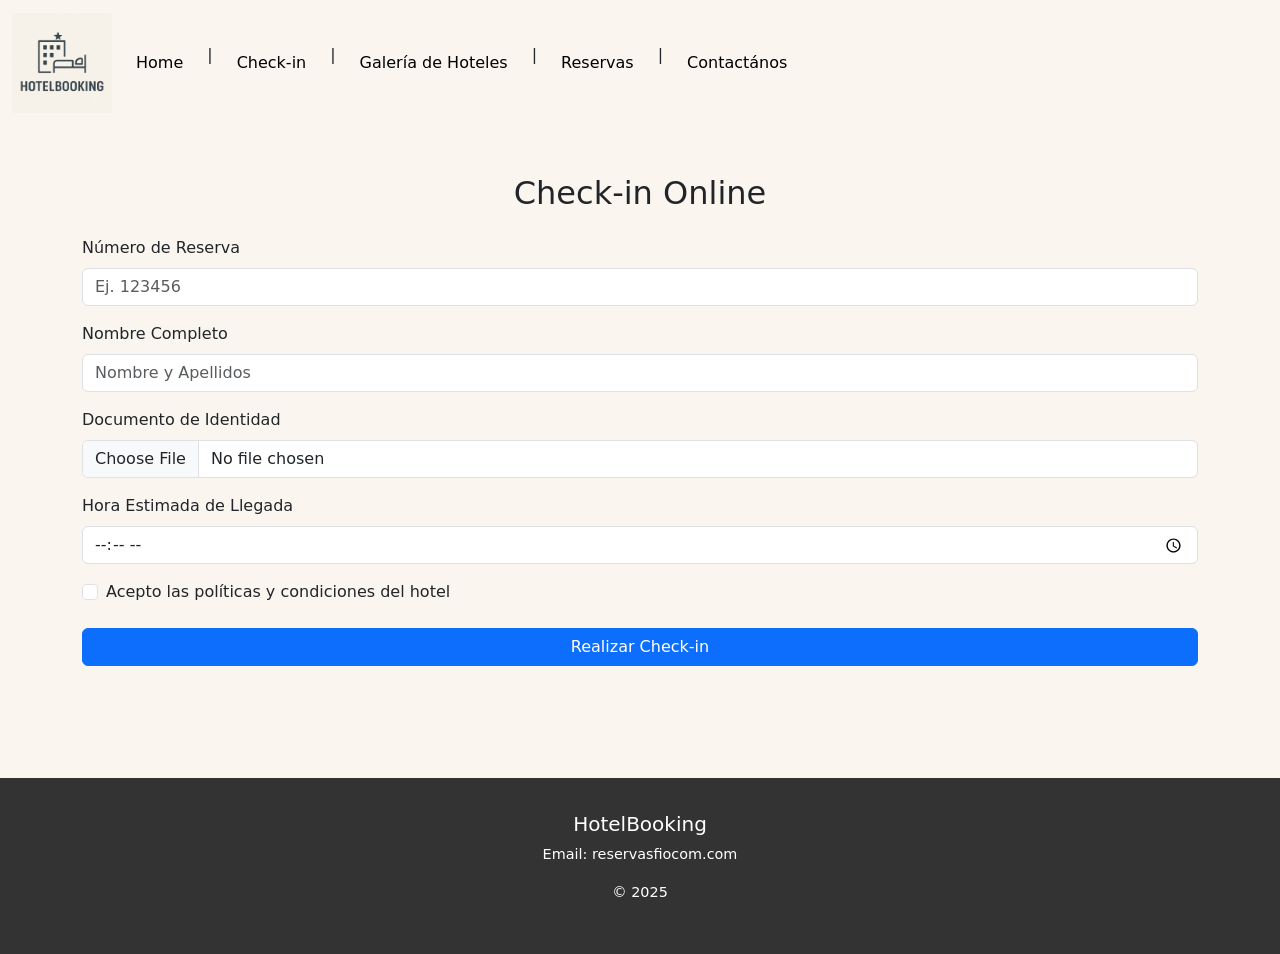
<file: CheckIn.html>
<!doctype html>
<html lang="en">
  <head>
    <meta charset="utf-8">
    <meta name="viewport" content="width=device-width, initial-scale=1">
    <link rel="stylesheet" href="Style.css">
    <title>Check-in</title>
    <link href="https://cdn.jsdelivr.net/npm/bootstrap@5.3.5/dist/css/bootstrap.min.css" rel="stylesheet" integrity="sha384-SgOJa3DmI69IUzQ2PVdRZhwQ+dy64/BUtbMJw1MZ8t5HZApcHrRKUc4W0kG879m7" crossorigin="anonymous">
  </head>
  
  <body style="background-color: #FAF6EF;">
    <nav class="navbar navbar-expand-lg" style="background-color: #FAF6EF;">
        <div class="container-fluid">
            <a class="navbar-brand" href="indexPrincipal.html"><img src="img/logo.png" width="100px"></a>
            <button class="navbar-toggler" type="button" data-bs-toggle="collapse"
                data-bs-target="#navbarSupportedContent" aria-controls="navbarSupportedContent" aria-expanded="false"
                aria-label="Toggle navigation">
                <span class="navbar-toggler-icon"></span>
            </button>

            <div class="collapse navbar-collapse">
                <ul class="navbar-nav me-auto">
                    <li class="nav-item">
                        <a class="nav-link active" aria-current="page" href="index.html">Home</a>
                    </li>
                    <div class="px-3">|</div>
                    <li class="nav-item">
                        <a class="nav-link active" aria-current="page" href="checkIn.html">Check-in</a>
                    </li>
                    <div class="px-3">|</div>
                    <li class="nav-item">
                        <a class="nav-link active" aria-current="page" href="galeriaDeHoteles.html">Galería de Hoteles</a>
                    </li>
                    <div class="px-3">|</div>
                    <li class="nav-item">
                        <a class="nav-link active" aria-current="page" href="reservas.html">Reservas</a>
                    </li>
                    <div class="px-3">|</div>
                    <li class="nav-item">
                        <a class="nav-link active" aria-current="page" href="contactanos.html">Contactános</a>
                    </li>
                </ul>
            </div>
    </nav>

    <div class="container mt-5 mb-5">
        <h2 class="text-center mb-4">Check-in Online</h2>
        <form>
          <div class="mb-3">
            <label for="reserva" class="form-label">Número de Reserva</label>
            <input type="text" class="form-control" id="reserva" placeholder="Ej. 123456">
          </div>
      
          <div class="mb-3">
            <label for="nombre" class="form-label">Nombre Completo</label>
            <input type="text" class="form-control" id="nombre" placeholder="Nombre y Apellidos">
          </div>
      
          <div class="mb-3">
            <label for="documento" class="form-label">Documento de Identidad</label>
            <input type="file" class="form-control" id="file">
          </div>
      
          <div class="mb-3">
            <label for="hora" class="form-label">Hora Estimada de Llegada</label>
            <input type="time" class="form-control" id="hora">
          </div>
      
          <div class="form-check mb-4">
            <input class="form-check-input" type="checkbox" id="acepto" required>
            <label class="form-check-label" for="acepto">
              Acepto las políticas y condiciones del hotel
            </label>
          </div>
      
          <button type="submit" class="btn btn-primary w-100">Realizar Check-in</button>
        </form>
      </div>
         <script src="https://cdn.jsdelivr.net/npm/bootstrap@5.3.5/dist/js/bootstrap.bundle.min.js" integrity="sha384-k6d4wzSIapyDyv1kpU366/PK5hCdSbCRGRCMv+eplOQJWyd1fbcAu9OCUj5zNLiq" crossorigin="anonymous"></script>
         
  </body>
 <footer>
          <div class="container text-center py-4">
            <h5>HotelBooking</h5>
            <p>Email: reservasfiocom.com
              <p>&copy; 2025 </p>
            </footer>
</html>
</file>
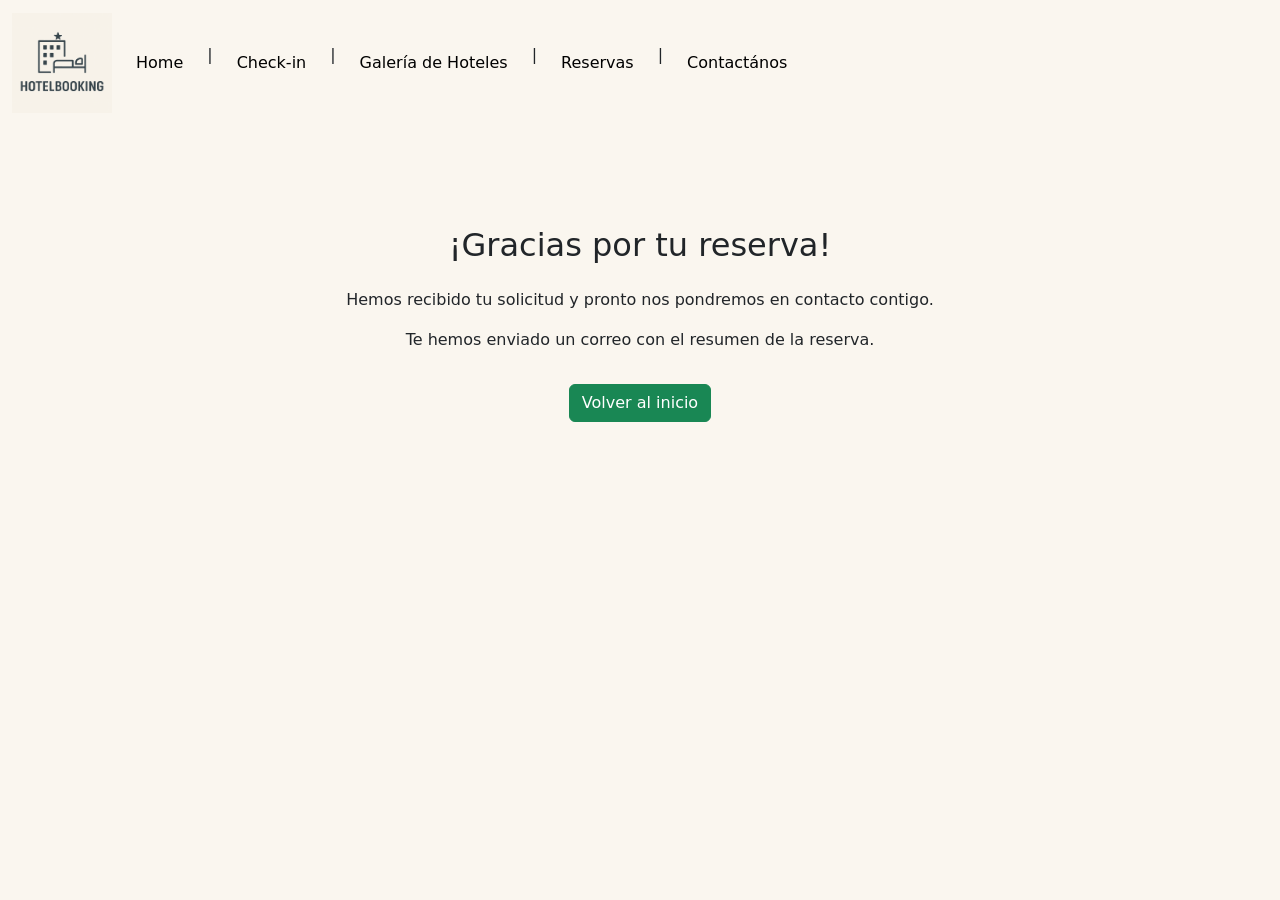
<file: gracias.html>
<!DOCTYPE html>
<html lang="es">
<head>
  <meta charset="UTF-8">
  <title>Gracias por su reserva</title>
  <link href="https://cdn.jsdelivr.net/npm/bootstrap@5.3.0/dist/css/bootstrap.min.css" rel="stylesheet">
  <link rel="icon" type="image/svg+xml" href="img/logo.png" />
  <style>
    .gracias-container {
      max-width: 600px;
      margin: 100px auto;
      text-align: center;
    }
  </style>
</head>

    <body style="background-color: #FAF6EF;">
  
        <nav class="navbar navbar-expand-lg" style="background-color: #FAF6EF;">
          <div class="container-fluid">
              <a class="navbar-brand" href="indexPrincipal.html"><img src="img/logo.png" width="100px"></a>
              <button class="navbar-toggler" type="button" data-bs-toggle="collapse"
                  data-bs-target="#navbarSupportedContent" aria-controls="navbarSupportedContent" aria-expanded="false"
                  aria-label="Toggle navigation">
                  <span class="navbar-toggler-icon"></span>
              </button>
      
              <div class="collapse navbar-collapse">
                  <ul class="navbar-nav me-auto">
                      <li class="nav-item">
                          <a class="nav-link active" aria-current="page" href="index.html">Home</a>
                      </li>
                      <div class="px-3">|</div>
                      <li class="nav-item">
                          <a class="nav-link active" aria-current="page" href="checkIn.html">Check-in</a>
                      </li>
                      <div class="px-3">|</div>
                      <li class="nav-item">
                          <a class="nav-link active" aria-current="page" href="galeriaDeHoteles.html">Galería de Hoteles</a>
                      </li>
                      <div class="px-3">|</div>
                      <li class="nav-item">
                          <a class="nav-link active" aria-current="page" href="reservas.html">Reservas</a>
                      </li>
                      <div class="px-3">|</div>
                      <li class="nav-item">
                          <a class="nav-link active" aria-current="page" href="contactanos.html">Contactános</a>
                      </li>
                  </ul>
              </div>
      </nav>

<div class="gracias-container">
  <h2 class="mb-4">¡Gracias por tu reserva!</h2>
  <p>Hemos recibido tu solicitud y pronto nos pondremos en contacto contigo.</p>
  <p>Te hemos enviado un correo con el resumen de la reserva.</p>
  <a href="index.html" class="btn btn-success mt-3">Volver al inicio</a>
</div>

</body>
</html>
</file>
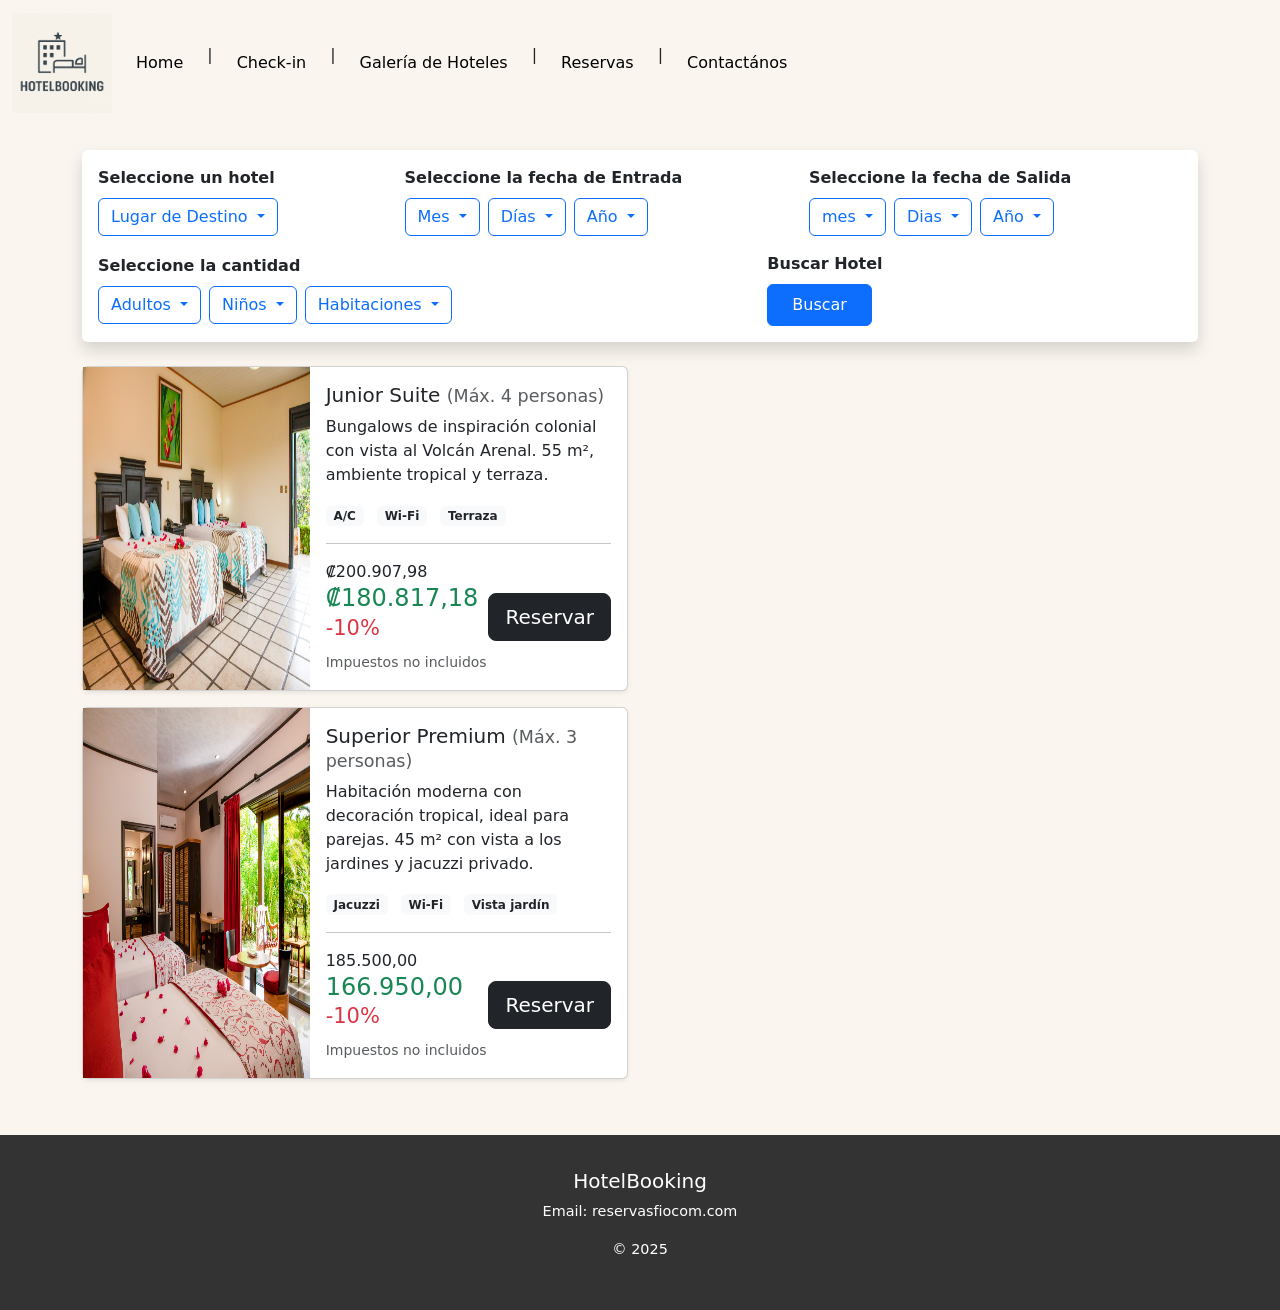
<file: Manoa.html>
<!DOCTYPE html>
<html lang="es">
<head>
  <meta charset="UTF-8">
  <title>Manoa</title>
  <link href="https://cdn.jsdelivr.net/npm/bootstrap@5.3.0/dist/css/bootstrap.min.css" rel="stylesheet">
  <link rel="icon" type="image/svg+xml" href="img/logo.png" />
  <link rel="stylesheet" href="Style.css">

</head>
<body style="background-color: #FAF6EF;">
  
    <header>
      <nav class="navbar navbar-expand-lg" style="background-color: #FAF6EF;">
        <div class="container-fluid">
          <a class="navbar-brand" href="index.html"><img src="img/logo.png"
              width="100px"></a>
          <button class="navbar-toggler" type="button" data-bs-toggle="collapse"
            data-bs-target="#navbarSupportedContent"
            aria-controls="navbarSupportedContent"
            aria-expanded="false" aria-label="Toggle navigation">
            <span class="navbar-toggler-icon"></span>
          </button>

          <div class="collapse navbar-collapse">
            <ul class="navbar-nav me-auto">
              <li class="nav-item">
                <a class="nav-link active" aria-current="page"
                  href="index.html">Home</a>
              </li>
              <div class="px-3">|</div>
              <li class="nav-item">
                <a class="nav-link active" aria-current="page"
                  href="checkIn.html">Check-in</a>
              </li>
              <div class="px-3">|</div>
              <li class="nav-item">
                <a class="nav-link active" aria-current="page"
                  href="galeriaDeHoteles.html">Galería de
                  Hoteles</a>
              </li>
              <div class="px-3">|</div>
              <li class="nav-item">
                <a class="nav-link active" aria-current="page"
                  href="reservas.html">Reservas</a>
              </li>
              <div class="px-3">|</div>
              <li class="nav-item">
                <a class="nav-link active" aria-current="page"
                  href="contactanos.html">Contactános</a>
              </li>
            </ul>
          </div>
        </nav>
      </header>

      <div class="container my-4">
        <div
          class="p-3 rounded shadow d-flex flex-wrap align-items-center bg-white gap-3"
          , class="row">

          <!-- hotel -->
          <div class="d-flex align-items-center flex-grow-1">
            <div class="col-md-12">
              <strong class="mb-2 d-block">Seleccione un hotel</strong>
              <div class="dropdown">
                <button id="dropdownHotelBtn"
                  class="btn btn-outline-primary dropdown-toggle" href="#"
                  role="button"
                  data-bs-toggle="dropdown" aria-expanded="false">
                  Lugar de Destino
                </button>

                <ul class="dropdown-menu">
                  <li><a class="dropdown-item" href="#"
                      onclick="seleccionarHotel('Barceló Tambor - All Inclusive')">Barceló
                      Tambor - All Inclusive</a></li>
                  <li><hr class="dropdown-divider"></li>
                  <li><a class="dropdown-item" href="#"
                      onclick="seleccionarHotel('Nayara Gardens')">Nayara
                      Gardens</a></li>
                  <li><hr class="dropdown-divider"></li>
                  <li><a class="dropdown-item" href="#"
                      onclick="seleccionarHotel('Four Seasons Resort Costa Rica at Peninsula Papagayo')">Four
                      Seasons Resort Costa Rica Papagayo</a></li>
                  <li><hr class="dropdown-divider"></li>
                  <li><a class="dropdown-item" href="#"
                      onclick="seleccionarHotel('Arenal Manoa')">Arenal
                      Manoa</a></li>
                </ul>
              </div>
            </div>
          </div>
          <script>
              let hotelSeleccionado = null;
            
              function seleccionarHotel(nombreHotel) {
                document.getElementById('dropdownHotelBtn').textContent = nombreHotel;
                hotelSeleccionado = nombreHotel;
                console.log("Hotel seleccionado:", hotelSeleccionado);
              }
            </script>

          <!-- entrada mes-->
          <!-- Entrada Mes, Día y Año -->
          <div class="d-flex align-items-center flex-grow-1">
            <div class="col-md-12">
              <strong class="mb-2 d-block">Seleccione la fecha de
                Entrada</strong>

              <div class="d-flex gap-2">

                <!-- Dropdown Mes -->
                <div class="dropdown">
                  <button id="dropdownMesBtn"
                    class="btn btn-outline-primary dropdown-toggle"
                    href="#" role="button"
                    data-bs-toggle="dropdown" aria-expanded="false">
                    Mes
                  </button>

                  <ul class="dropdown-menu"
                    style="max-height: 200px; overflow-y: auto;">
                    <li><a class="dropdown-item" href="#"
                        onclick="seleccionarMes('Enero')">Enero</a></li>
                    <li><a class="dropdown-item" href="#"
                        onclick="seleccionarMes('Febrero')">Febrero</a></li>
                    <li><a class="dropdown-item" href="#"
                        onclick="seleccionarMes('Marzo')">Marzo</a></li>
                    <li><a class="dropdown-item" href="#"
                        onclick="seleccionarMes('Abril')">Abril</a></li>
                    <li><a class="dropdown-item" href="#"
                        onclick="seleccionarMes('Mayo')">Mayo</a></li>
                    <li><a class="dropdown-item" href="#"
                        onclick="seleccionarMes('Junio')">Junio</a></li>
                    <li><a class="dropdown-item" href="#"
                        onclick="seleccionarMes('Julio')">Julio</a></li>
                    <li><a class="dropdown-item" href="#"
                        onclick="seleccionarMes('Agosto')">Agosto</a></li>
                    <li><a class="dropdown-item" href="#"
                        onclick="seleccionarMes('Septiembre')">Septiembre</a></li>
                    <li><a class="dropdown-item" href="#"
                        onclick="seleccionarMes('Octubre')">Octubre</a></li>
                    <li><a class="dropdown-item" href="#"
                        onclick="seleccionarMes('Noviembre')">Noviembre</a></li>
                    <li><a class="dropdown-item" href="#"
                        onclick="seleccionarMes('Diciembre')">Diciembre</a></li>
                  </ul>
                </div>

                <script>
        document.addEventListener("DOMContentLoaded", function () {
          let mesSeleccionado = null;
      
          function seleccionarMes(nombreMes) {
            document.getElementById('dropdownMesBtn').textContent = nombreMes;
            mesSeleccionado = nombreMes;
            console.log("Mes seleccionado:", mesSeleccionado);
          }
      
          window.seleccionarMes = seleccionarMes;
        });
      </script>

                <!-- Dropdown Día -->
                <div class="dropdown">
                  <button id="dropdownDiasBtn"
                    class="btn btn-outline-primary dropdown-toggle"
                    href="#" role="button"
                    data-bs-toggle="dropdown" aria-expanded="false">
                    Días
                  </button>

                  <ul class="dropdown-menu"
                    style="max-height: 200px; overflow-y: auto;">
                    <li><a class="dropdown-item" href="#"
                        onclick="seleccionarDia('1')">1</a></li>
                    <li><a class="dropdown-item" href="#"
                        onclick="seleccionarDia('2')">2</a></li>
                    <li><a class="dropdown-item" href="#"
                        onclick="seleccionarDia('3')">3</a></li>
                    <li><a class="dropdown-item" href="#"
                        onclick="seleccionarDia('4')">4</a></li>
                    <li><a class="dropdown-item" href="#"
                        onclick="seleccionarDia('5')">5</a></li>
                    <li><a class="dropdown-item" href="#"
                        onclick="seleccionarDia('6')">6</a></li>
                    <li><a class="dropdown-item" href="#"
                        onclick="seleccionarDia('7')">7</a></li>
                    <li><a class="dropdown-item" href="#"
                        onclick="seleccionarDia('8')">8</a></li>
                    <li><a class="dropdown-item" href="#"
                        onclick="seleccionarDia('9')">9</a></li>
                    <li><a class="dropdown-item" href="#"
                        onclick="seleccionarDia('10')">10</a></li>
                    <li><a class="dropdown-item" href="#"
                        onclick="seleccionarDia('11')">11</a></li>
                    <li><a class="dropdown-item" href="#"
                        onclick="seleccionarDia('12')">12</a></li>
                    <li><a class="dropdown-item" href="#"
                        onclick="seleccionarDia('13')">13</a></li>
                    <li><a class="dropdown-item" href="#"
                        onclick="seleccionarDia('14')">14</a></li>
                    <li><a class="dropdown-item" href="#"
                        onclick="seleccionarDia('15')">15</a></li>
                    <li><a class="dropdown-item" href="#"
                        onclick="seleccionarDia('16')">16</a></li>
                    <li><a class="dropdown-item" href="#"
                        onclick="seleccionarDia('17')">17</a></li>
                    <li><a class="dropdown-item" href="#"
                        onclick="seleccionarDia('18')">18</a></li>
                    <li><a class="dropdown-item" href="#"
                        onclick="seleccionarDia('19')">19</a></li>
                    <li><a class="dropdown-item" href="#"
                        onclick="seleccionarDia('20')">20</a></li>
                    <li><a class="dropdown-item" href="#"
                        onclick="seleccionarDia('21')">21</a></li>
                    <li><a class="dropdown-item" href="#"
                        onclick="seleccionarDia('22')">22</a></li>
                    <li><a class="dropdown-item" href="#"
                        onclick="seleccionarDia('23')">23</a></li>
                    <li><a class="dropdown-item" href="#"
                        onclick="seleccionarDia('24')">24</a></li>
                    <li><a class="dropdown-item" href="#"
                        onclick="seleccionarDia('25')">25</a></li>
                    <li><a class="dropdown-item" href="#"
                        onclick="seleccionarDia('26')">26</a></li>
                    <li><a class="dropdown-item" href="#"
                        onclick="seleccionarDia('27')">27</a></li>
                    <li><a class="dropdown-item" href="#"
                        onclick="seleccionarDia('28')">28</a></li>
                    <li><a class="dropdown-item" href="#"
                        onclick="seleccionarDia('29')">29</a></li>
                    <li><a class="dropdown-item" href="#"
                        onclick="seleccionarDia('30')">30</a></li>
                    <li><a class="dropdown-item" href="#"
                        onclick="seleccionarDia('31')">31</a></li>
                  </ul>
                </div>

                <script>
  document.addEventListener("DOMContentLoaded", function () {
    let diaSeleccionado = null;

    function seleccionarDia(nombreDia) {
      document.getElementById('dropdownDiasBtn').textContent = nombreDia;
      diaSeleccionado = nombreDia;
      console.log("Día seleccionado:", diaSeleccionado);
    }

    // Asigna la función al ámbito global
    window.seleccionarDia = seleccionarDia;
  });
</script>

                <!-- Dropdown Año -->
                <div class="dropdown">
                  <button id="dropdownAñoBtn"
                    class="btn btn-outline-primary dropdown-toggle"
                    href="#" role="button"
                    data-bs-toggle="dropdown" aria-expanded="false">
                    Año
                  </button>

                  <ul class="dropdown-menu"
                    style="max-height: 200px; overflow-y: auto;">
                    <li><a class="dropdown-item" href="#"
                        onclick="seleccionarAño('2025')">2025</a></li>
                    <li><a class="dropdown-item" href="#"
                        onclick="seleccionarAño('2026')">2026</a></li>
                    <li><a class="dropdown-item" href="#"
                        onclick="seleccionarAño('2027')">2027</a></li>
                  </ul>
                </div>

                <script>
        let añoSeleccionado = null;
        function seleccionarAño(año) {
          document.getElementById('dropdownAñoBtn').textContent = año;
          añoSeleccionado = año;
          console.log("año seleccionado:", añoSeleccionado);
        }
      </script>

              </div>
            </div>
          </div>
          <!-- salida reserva-->
          <div class="d-flex align-items-center flex-grow-1">
            <div class="col-md-12">
              <strong class="mb-2 d-block">Seleccione la fecha de
                Salida</strong>

              <div class="d-flex gap-2">
                <div class="dropdown">
                  <button id="dropdownMesSalidaBtn"
                    class="btn btn-outline-primary dropdown-toggle" href="#"
                    role="button"
                    data-bs-toggle="dropdown" aria-expanded="false">
                    mes
                  </button>

                  <!--mes -->
                  <ul class="dropdown-menu"
                    style="max-height: 200px; overflow-y: auto;">
                    <li><a class="dropdown-item" href="#"
                        onclick="seleccionarMesSalida('Enero')">Enero
                      </a></li>
                    <li><a class="dropdown-item" href="#"
                        onclick="seleccionarMesSalida('Febrero')">Febrero</a></li>
                    <li><a class="dropdown-item" href="#"
                        onclick="seleccionarMesSalida('Marzo')">Marzo</a></li>
                    <li><a class="dropdown-item" href="#"
                        onclick="seleccionarMesSalida('Abril')">Abril</a></li>
                    <li><a class="dropdown-item" href="#"
                        onclick="seleccionarMesSalida('Mayo')">Mayo</a></li>
                    <li><a class="dropdown-item" href="#"
                        onclick="seleccionarMesSalida('Junio')">Junio</a></li>
                    <li><a class="dropdown-item" href="#"
                        onclick="seleccionarMesSalida('Julio')">Julio</a></li>
                    <li><a class="dropdown-item" href="#"
                        onclick="seleccionarMesSalida('Agosto')">Agosto</a></li>
                    <li><a class="dropdown-item" href="#"
                        onclick="seleccionarMesSalida('Septiembre')">Septiembre</a></li>
                    <li><a class="dropdown-item" href="#"
                        onclick="seleccionarMesSalida('Octubre')">Octubre</a></li>
                    <li><a class="dropdown-item" href="#"
                        onclick="seleccionarMesSalida('Noviembre')">Noviembre</a></li>
                    <li><a class="dropdown-item" href="#"
                        onclick="seleccionarMesSalida('Diciembre')">Diciembre</a></li>
                  </ul>
                </div>

                <script>
                 let mesSeleccionadoSalida = null;
              function seleccionarMesSalida(nombreMes) {
                document.getElementById('dropdownMesSalidaBtn').textContent = nombreMes;
                mesSeleccionadoSalida = nombreMes;
                console.log("mes seleccionado:", mesSeleccionadoSalida);
              }
            </script>
                <!--Dias -->
                <div class=" dropdown">

                  <button id="dropdownDiasSalidaBtn"
                    class="btn btn-outline-primary dropdown-toggle" href="#"
                    role="button"
                    data-bs-toggle="dropdown" aria-expanded="false">
                    Dias
                  </button>

                  <ul class="dropdown-menu"
                    style="max-height: 200px; overflow-y: auto;">
                    <li><a class="dropdown-item" href="#"
                        onclick="seleccionarDiaSalida('1')">1</a></li>
                    <li><a class="dropdown-item" href="#"
                        onclick="seleccionarDiaSalida('2')">2</a></li>
                    <li><a class="dropdown-item" href="#"
                        onclick="seleccionarDiaSalida('3')">3</a></li>
                    <li><a class="dropdown-item" href="#"
                        onclick="seleccionarDiaSalida('4')">4</a></li>
                    <li><a class="dropdown-item" href="#"
                        onclick="seleccionarDiaSalida('5')">5</a></li>
                    <li><a class="dropdown-item" href="#"
                        onclick="seleccionarDiaSalida('6')">6</a></li>
                    <li><a class="dropdown-item" href="#"
                        onclick="seleccionarDiaSalida('7')">7</a></li>
                    <li><a class="dropdown-item" href="#"
                        onclick="seleccionarDiaSalida('8')">8</a></li>
                    <li><a class="dropdown-item" href="#"
                        onclick="seleccionarDiaSalida('9')">9</a></li>
                    <li><a class="dropdown-item" href="#"
                        onclick="seleccionarDiaSalida('10')">10</a></li>
                    <li><a class="dropdown-item" href="#"
                        onclick="seleccionarDiaSalida('11')">11</a></li>
                    <li><a class="dropdown-item" href="#"
                        onclick="seleccionarDiaSalida('12')">12</a></li>
                    <li><a class="dropdown-item" href="#"
                        onclick="seleccionarDiaSalida('13')">13</a></li>
                    <li><a class="dropdown-item" href="#"
                        onclick="seleccionarDiaSalida('14')">14</a></li>
                    <li><a class="dropdown-item" href="#"
                        onclick="seleccionarDiaSalida('15')">15</a></li>
                    <li><a class="dropdown-item" href="#"
                        onclick="seleccionarDiaSalida('16')">16</a></li>
                    <li><a class="dropdown-item" href="#"
                        onclick="seleccionarDiaSalida('17')">17</a></li>
                    <li><a class="dropdown-item" href="#"
                        onclick="seleccionarDiaSalida('18')">18</a></li>
                    <li><a class="dropdown-item" href="#"
                        onclick="seleccionarDiaSalida('19')">19</a></li>
                    <li><a class="dropdown-item" href="#"
                        onclick="seleccionarDiaSalida('20')">20</a></li>
                    <li><a class="dropdown-item" href="#"
                        onclick="seleccionarDiaSalida('21')">21</a></li>
                    <li><a class="dropdown-item" href="#"
                        onclick="seleccionarDiaSalida('22')">22</a></li>
                    <li><a class="dropdown-item" href="#"
                        onclick="seleccionarDiaSalida('23')">23</a></li>
                    <li><a class="dropdown-item" href="#"
                        onclick="seleccionarDiaSalida('24')">24</a></li>
                    <li><a class="dropdown-item" href="#"
                        onclick="seleccionarDiaSalida('25')">25</a></li>
                    <li><a class="dropdown-item" href="#"
                        onclick="seleccionarDiaSalida('26')">26</a></li>
                    <li><a class="dropdown-item" href="#"
                        onclick="seleccionarDiaSalida('27')">27</a></li>
                    <li><a class="dropdown-item" href="#"
                        onclick="seleccionarDiaSalida('28')">28</a></li>
                    <li><a class="dropdown-item" href="#"
                        onclick="seleccionarDiaSalida('29')">29</a></li>
                    <li><a class="dropdown-item" href="#"
                        onclick="seleccionarDiaSalida('30')">30</a></li>
                    <li><a class="dropdown-item" href="#"
                        onclick="seleccionarDiaSalida('31')">31</a></li>
                  </ul>
                </div>
                <script>
                      let diaSeleccionadoSalida = null;
                      function seleccionarDiaSalida(dia) {
                        document.getElementById('dropdownDiasSalidaBtn').textContent = dia;
                        diaSeleccionadoSalida = dia;
                        console.log("dia seleccionado para salir :", diaSeleccionadoSalida);
                      }
                    </script>

                <!-- Año Salida-->
                <div class="dropdown">
                  <button id="dropdownAñoSalidaBtn"
                    class="btn btn-outline-primary dropdown-toggle" href="#"
                    role="button"
                    data-bs-toggle="dropdown" aria-expanded="false">
                    Año
                  </button>

                  <ul class="dropdown-menu"
                    style="max-height: 200px; overflow-y: auto;">
                    <li><a class="dropdown-item" href="#"
                        onclick="seleccionarAñoSalida('2025')">2025</a></li>
                    <li><a class="dropdown-item" href="#"
                        onclick="seleccionarAñoSalida('2026')">2026</a></li>
                    <li><a class="dropdown-item" href="#"
                        onclick="seleccionarAñoSalida('2027')">2027</a></li>
                  </ul>
                </div>
                <script>
                let añoSeleccionadoSalida = null;
               
                function seleccionarAñoSalida(año) {
                  document.getElementById('dropdownAñoSalidaBtn').textContent = año;
                  añoSeleccionadoSalida = año;
                  console.log("año seleccionado:", añoSeleccionadoSalida);
                }
              </script>

              </div>
            </div>
          </div>

          <!-- boton buscar y huespedes -->
          <!-- Habitaciones -->
          <div class="d-flex align-items-center flex-grow-1">
            <div class="col-md-12">
              <strong class="mb-2 d-block">Seleccione la cantidad</strong>
              <div class="d-flex gap-2">
                <div class="dropdown">
                  <button id="dropdownAñoAdultoBtn"
                    class="btn btn-outline-primary dropdown-toggle" href=""
                    role="button"
                    data-bs-toggle="dropdown" aria-expanded="false">
                    Adultos
                  </button>

                  <ul class="dropdown-menu"
                    style="max-height: 200px; overflow-y: auto;">

                    <li><a class="dropdown-item" href="#"
                        onclick="seleccionarAdulto('1')">1</a></li>
                    <li><a class="dropdown-item" href="#"
                        onclick="seleccionarAdulto('2')">2</a></li>
                    <li><a class="dropdown-item" href="#"
                        onclick="seleccionarAdulto('3')">3</a></li>
                    <li><a class="dropdown-item" href="#"
                        onclick="seleccionarAdulto('4')">4</a></li>
                    <li><a class="dropdown-item" href="#"
                        onclick="seleccionarAdulto('5')">5</a></li>
                  </ul>
                </div>

                <script>
                  let adultoSeleccionado = null;
                  function seleccionarAdulto(adulto) {
                    document.getElementById('dropdownAñoAdultoBtn').textContent = adulto;
                    adultoSeleccionado = adulto;
                    console.log("adulto seleccionado:", adultoSeleccionado);
                  }
                </script>

                <div class="dropdown">
                  <button id="dropdownninoBtn"
                    class="btn btn-outline-primary dropdown-toggle" href="#"
                    role="button"
                    data-bs-toggle="dropdown" aria-expanded="false">
                    Niños

                  </button>

                  <ul class="dropdown-menu"
                    style="max-height: 200px; overflow-y: auto;">

                    <li><a class="dropdown-item" href="#"
                        onclick="seleccionarnino('1')">1</a></li>
                    <li><a class="dropdown-item" href="#"
                        onclick="seleccionarnino('2')">2</a></li>
                    <li><a class="dropdown-item" href="#"
                        onclick="seleccionarnino('3')">3</a></li>
                    <li><a class="dropdown-item" href="#"
                        onclick="seleccionarnino('4')">4</a></li>
                    <li><a class="dropdown-item" href="#"
                        onclick="seleccionarnino('5')">5</a></li>
                  </ul>
                </div>

                <script>
                  let ninoSeleccionado = null;
                  function seleccionarnino(nino) {
                    document.getElementById('dropdownninoBtn').textContent = nino;
                    ninoSeleccionado = nino;
                    console.log("niño seleccionado:", ninoSeleccionado);
                  }
                </script>

                <div class="dropdown">
                  <button id="dropdownHabitacionesBtn"
                    class="btn btn-outline-primary dropdown-toggle" href="#"
                    role="button"
                    data-bs-toggle="dropdown" aria-expanded="false">
                    Habitaciones
                  </button>

                  <ul class="dropdown-menu"
                    style="max-height: 200px; overflow-y: auto;">
                    <li><a class="dropdown-item" href="#"
                        onclick="seleccionarHabitaciones('1')">1</a></li>
                    <li><a class="dropdown-item" href="#"
                        onclick="seleccionarHabitaciones('2')">2</a></li>
                    <li><a class="dropdown-item" href="#"
                        onclick="seleccionarHabitaciones('3')">3</a></li>
                    <li><a class="dropdown-item" href="#"
                        onclick="seleccionarHabitaciones('4')">4</a></li>
                    <li><a class="dropdown-item" href="#"
                        onclick="seleccionarHabitaciones('5')">5</a></li>
                  </ul>

                  <script>
                    let habitacionesSeleccionadas = null;
                    function seleccionarHabitaciones(habitaciones) {
                      document.getElementById('dropdownHabitacionesBtn').textContent = habitaciones;
                      habitacionesSeleccionadas = habitaciones;
                      console.log("habitaciones seleccionadas:", habitacionesSeleccionadas);
                    }
                  </script>
                </div>

              </div>
            </div>
          </div>
        </header>

        <div class="d-flex align-items-center flex-grow-1">
          <div class="col-md-12">
            <strong class="mb-2 d-block">Buscar Hotel</strong>
            <div class="d-flex gap-2">
              <div class="dropdown">
                <button class="btn btn-primary px-4 py-2" onclick="window.location.href='PaginaHabitacion.html'">Buscar</button>

              </div>
            </div>
          </div>
        </div>

      </div>
    </div>

<div class="container mt-4">
  <div class="row">

   
    <div class="col-md-6">
      <div class="card mb-3 shadow-sm card-room">
        <div class="row g-0">
          <div class="col-md-5">
            <img src="img/manoa1.jpg" class="img-fluid h-100" alt="Junior Suite">
          </div>
          <div class="col-md-7 p-3">
            <h5>Junior Suite <small class="text-muted">(Máx. 4 personas)</small></h5>
            <p>Bungalows de inspiración colonial con vista al Volcán Arenal. 55 m², ambiente tropical y terraza.</p>
            <div class="mb-2">
              <span class="badge bg-light text-dark me-2"> A/C</span>
              <span class="badge bg-light text-dark me-2"> Wi-Fi</span>
              <span class="badge bg-light text-dark"> Terraza</span>
            </div>
           
            <hr>
            <div class="d-flex justify-content-between align-items-center">
              <div>
                <div class="precio-descuento">₡200.907,98</div>
                <h4 id="precio1" class="text-success">₡180.817,18 <small class="text-danger">-10%</small></h4>
                <small class="text-muted">Impuestos no incluidos</small>
              </div>
              <a href="reservas.html" class="btn btn-dark btn-lg" onclick="guardarPrecio('precio1')">Reservar</a>
            </div>
            
           
            <script>
              function guardarPrecio(idElemento) {
                let textoPrecio = document.getElementById(idElemento).childNodes[0].nodeValue.trim();
                localStorage.setItem("precioSeleccionado", textoPrecio);
                console.log("Precio guardado:", textoPrecio);
              }
            </script>
          </div>
        </div>
      </div>
    </div>

    
    <div class="col-md-6">
      <iframe 
        src="https://www.google.com/maps/embed?pb=!1m18!1m12!1m3!1d3922.998441092799!2d-84.68022119999999!3d10.500788199999999!2m3!1f0!2f0!3f0!3m2!1i1024!2i768!4f13.1!3m3!1m2!1s0x8fa00c88e1700001%3A0x35b70b1b1b3e9507!2sArenal%20Manoa%20%26%20Hot%20Springs!5e0!3m2!1ses!2scr!4v1745177650200!5m2!1ses!2scr" 
        width="100%" 
        height="300" 
        style="border:0;" 
        allowfullscreen="" 
        loading="lazy" 
        referrerpolicy="no-referrer-when-downgrade">
      </iframe>
    </div>
    <div class="col-md-6">
      <div class="card mb-3 shadow-sm card-room">
        <div class="row g-0">
          <div class="col-md-5">
            <img src="img/manoa2.jpg" class="img-fluid h-100" alt="Superior Premium">
          </div>
          <div class="col-md-7 p-3">
            <h5>Superior Premium <small class="text-muted">(Máx. 3 personas)</small></h5>
            <p>Habitación moderna con decoración tropical, ideal para parejas. 45 m² con vista a los jardines y jacuzzi privado.</p>
            <div class="mb-2">
              <span class="badge bg-light text-dark me-2"> Jacuzzi</span>
              <span class="badge bg-light text-dark me-2"> Wi-Fi</span>
              <span class="badge bg-light text-dark"> Vista jardín</span>
            </div>
    
            <hr>
            <div class="d-flex justify-content-between align-items-center mt-3">
              <div>
                <div class="precio-descuento">185.500,00</div>
                <h4 id="precio2" class="text-success">166.950,00 <small class="text-danger">-10%</small></h4>
                <small class="text-muted">Impuestos no incluidos</small>
              </div>
            
             
              <a href="reservas.html" class="btn btn-dark btn-lg" onclick="guardarPrecio('precio2')">Reservar</a>
            
              
              <script>
                function guardarPrecio(idElemento) {
                  let textoPrecio = document.getElementById(idElemento).childNodes[0].nodeValue.trim();
                  localStorage.setItem("precioSeleccionado", textoPrecio);
                  console.log("Precio guardado:", textoPrecio);
                }
              </script>
            </div>
          </div>
        </div>
      </div>
    </div>
    
  </div>
</div>

</body>
<footer>
  <div class="container text-center py-4">
    <h5>HotelBooking</h5>
    <p>Email: reservasfiocom.com
      <p>&copy; 2025 </p>
    </footer>
</html>
</file>
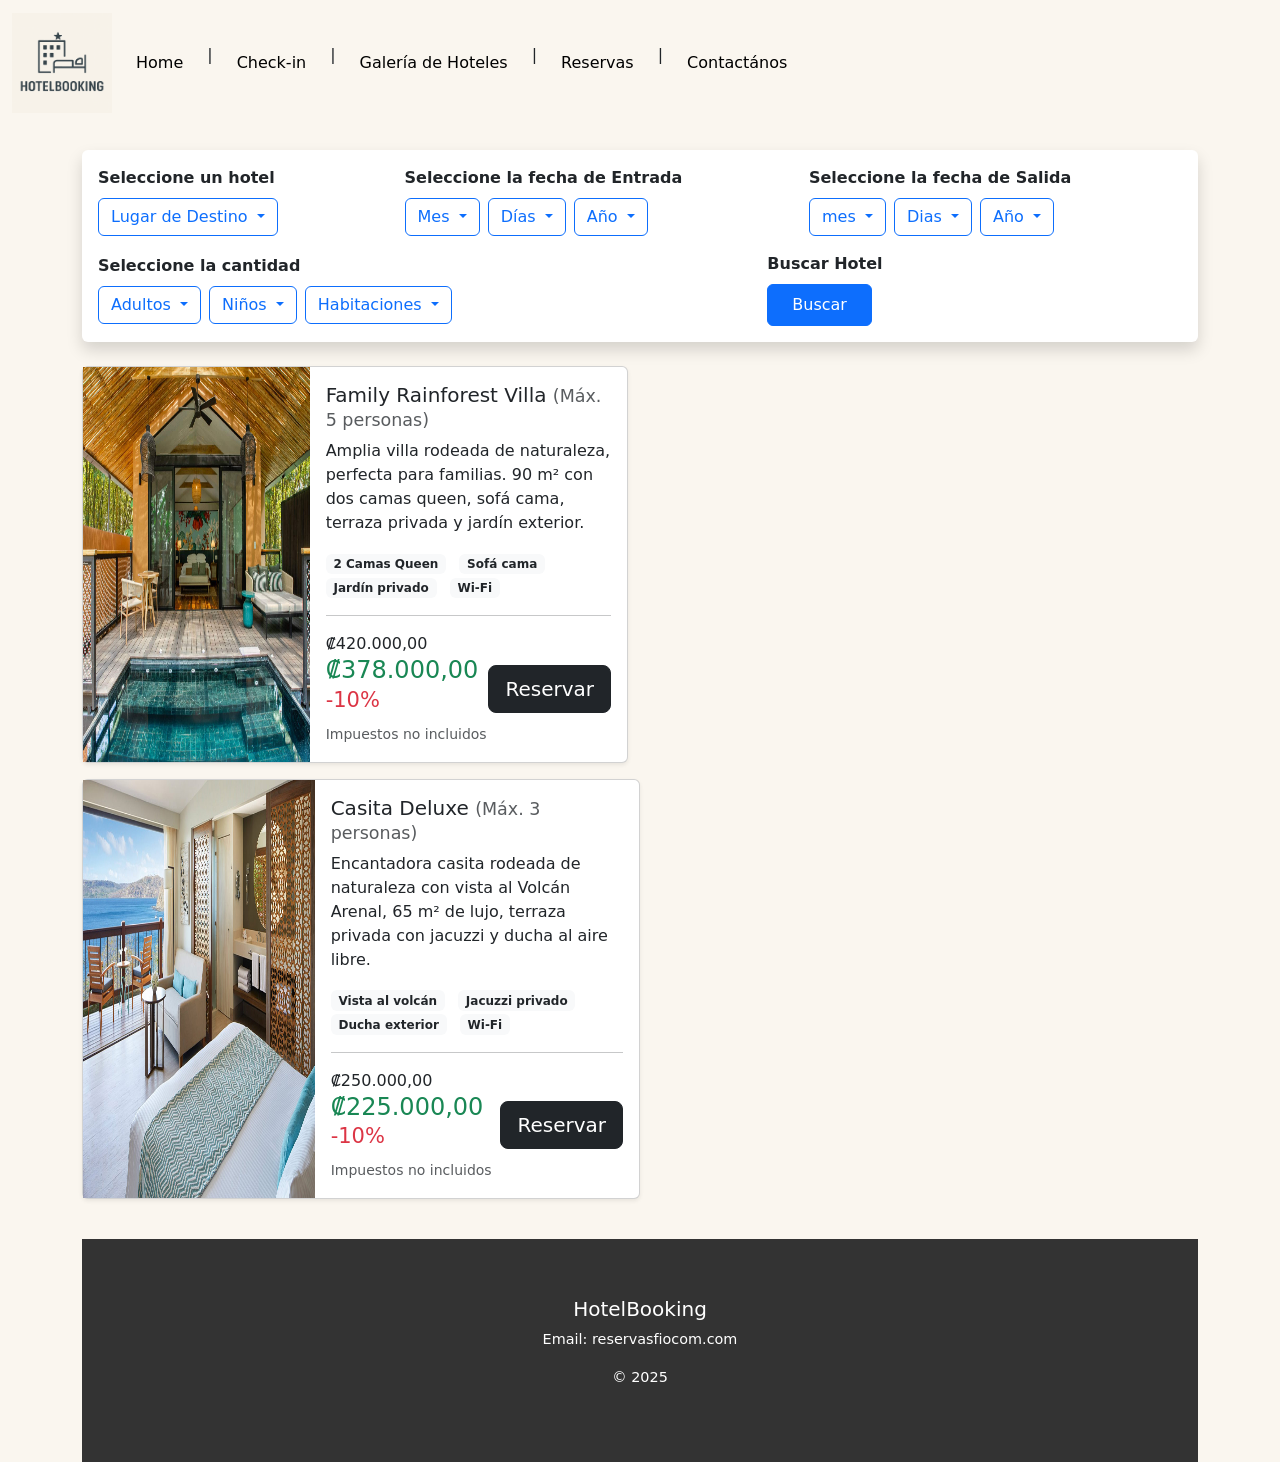
<file: Nayara.html>
<!DOCTYPE html>
<html lang="es">

<head>
  <meta charset="UTF-8">
  <title>Nayara</title>
  <link href="https://cdn.jsdelivr.net/npm/bootstrap@5.3.0/dist/css/bootstrap.min.css" rel="stylesheet">
  <link rel="icon" type="image/svg+xml" href="img/logo.png" />
  <link rel="stylesheet" href="Style.css">

</head>

<body style="background-color: #FAF6EF;">

  <header>
    <nav class="navbar navbar-expand-lg" style="background-color: #FAF6EF;">
      <div class="container-fluid">
        <a class="navbar-brand" href="index.html"><img src="img/logo.png" width="100px"></a>
        <button class="navbar-toggler" type="button" data-bs-toggle="collapse" data-bs-target="#navbarSupportedContent"
          aria-controls="navbarSupportedContent" aria-expanded="false" aria-label="Toggle navigation">
          <span class="navbar-toggler-icon"></span>
        </button>

        <div class="collapse navbar-collapse">
          <ul class="navbar-nav me-auto">
            <li class="nav-item">
              <a class="nav-link active" aria-current="page" href="index.html">Home</a>
            </li>
            <div class="px-3">|</div>
            <li class="nav-item">
              <a class="nav-link active" aria-current="page" href="checkIn.html">Check-in</a>
            </li>
            <div class="px-3">|</div>
            <li class="nav-item">
              <a class="nav-link active" aria-current="page" href="galeriaDeHoteles.html">Galería de
                Hoteles</a>
            </li>
            <div class="px-3">|</div>
            <li class="nav-item">
              <a class="nav-link active" aria-current="page" href="reservas.html">Reservas</a>
            </li>
            <div class="px-3">|</div>
            <li class="nav-item">
              <a class="nav-link active" aria-current="page" href="contactanos.html">Contactános</a>
            </li>
          </ul>
        </div>
    </nav>
  </header>

  <div class="container my-4">
    <div class="p-3 rounded shadow d-flex flex-wrap align-items-center bg-white gap-3" , class="row">

      <!-- hotel -->
      <div class="d-flex align-items-center flex-grow-1">
        <div class="col-md-12">
          <strong class="mb-2 d-block">Seleccione un hotel</strong>
          <div class="dropdown">
            <button id="dropdownHotelBtn" class="btn btn-outline-primary dropdown-toggle" href="#" role="button"
              data-bs-toggle="dropdown" aria-expanded="false">
              Lugar de Destino
            </button>

            <ul class="dropdown-menu">
              <li><a class="dropdown-item" href="#" onclick="seleccionarHotel('Barceló Tambor - All Inclusive')">Barceló
                  Tambor - All Inclusive</a></li>
              <li>
                <hr class="dropdown-divider">
              </li>
              <li><a class="dropdown-item" href="#" onclick="seleccionarHotel('Nayara Gardens')">Nayara
                  Gardens</a></li>
              <li>
                <hr class="dropdown-divider">
              </li>
              <li><a class="dropdown-item" href="#"
                  onclick="seleccionarHotel('Four Seasons Resort Costa Rica at Peninsula Papagayo')">Four
                  Seasons Resort Costa Rica Papagayo</a></li>
              <li>
                <hr class="dropdown-divider">
              </li>
              <li><a class="dropdown-item" href="#" onclick="seleccionarHotel('Arenal Manoa')">Arenal
                  Manoa</a></li>
            </ul>
          </div>
        </div>
      </div>
      <script>
        let hotelSeleccionado = null;

        function seleccionarHotel(nombreHotel) {
          document.getElementById('dropdownHotelBtn').textContent = nombreHotel;
          hotelSeleccionado = nombreHotel;
          console.log("Hotel seleccionado:", hotelSeleccionado);
        }
      </script>

      <!-- entrada mes-->
      <!-- Entrada Mes, Día y Año -->
      <div class="d-flex align-items-center flex-grow-1">
        <div class="col-md-12">
          <strong class="mb-2 d-block">Seleccione la fecha de
            Entrada</strong>

          <div class="d-flex gap-2">

            <!-- Dropdown Mes -->
            <div class="dropdown">
              <button id="dropdownMesBtn" class="btn btn-outline-primary dropdown-toggle" href="#" role="button"
                data-bs-toggle="dropdown" aria-expanded="false">
                Mes
              </button>

              <ul class="dropdown-menu" style="max-height: 200px; overflow-y: auto;">
                <li><a class="dropdown-item" href="#" onclick="seleccionarMes('Enero')">Enero</a></li>
                <li><a class="dropdown-item" href="#" onclick="seleccionarMes('Febrero')">Febrero</a></li>
                <li><a class="dropdown-item" href="#" onclick="seleccionarMes('Marzo')">Marzo</a></li>
                <li><a class="dropdown-item" href="#" onclick="seleccionarMes('Abril')">Abril</a></li>
                <li><a class="dropdown-item" href="#" onclick="seleccionarMes('Mayo')">Mayo</a></li>
                <li><a class="dropdown-item" href="#" onclick="seleccionarMes('Junio')">Junio</a></li>
                <li><a class="dropdown-item" href="#" onclick="seleccionarMes('Julio')">Julio</a></li>
                <li><a class="dropdown-item" href="#" onclick="seleccionarMes('Agosto')">Agosto</a></li>
                <li><a class="dropdown-item" href="#" onclick="seleccionarMes('Septiembre')">Septiembre</a></li>
                <li><a class="dropdown-item" href="#" onclick="seleccionarMes('Octubre')">Octubre</a></li>
                <li><a class="dropdown-item" href="#" onclick="seleccionarMes('Noviembre')">Noviembre</a></li>
                <li><a class="dropdown-item" href="#" onclick="seleccionarMes('Diciembre')">Diciembre</a></li>
              </ul>
            </div>

            <script>
              document.addEventListener("DOMContentLoaded", function () {
                let mesSeleccionado = null;

                function seleccionarMes(nombreMes) {
                  document.getElementById('dropdownMesBtn').textContent = nombreMes;
                  mesSeleccionado = nombreMes;
                  console.log("Mes seleccionado:", mesSeleccionado);
                }

                window.seleccionarMes = seleccionarMes;
              });
            </script>

            <!-- Dropdown Día -->
            <div class="dropdown">
              <button id="dropdownDiasBtn" class="btn btn-outline-primary dropdown-toggle" href="#" role="button"
                data-bs-toggle="dropdown" aria-expanded="false">
                Días
              </button>

              <ul class="dropdown-menu" style="max-height: 200px; overflow-y: auto;">
                <li><a class="dropdown-item" href="#" onclick="seleccionarDia('1')">1</a></li>
                <li><a class="dropdown-item" href="#" onclick="seleccionarDia('2')">2</a></li>
                <li><a class="dropdown-item" href="#" onclick="seleccionarDia('3')">3</a></li>
                <li><a class="dropdown-item" href="#" onclick="seleccionarDia('4')">4</a></li>
                <li><a class="dropdown-item" href="#" onclick="seleccionarDia('5')">5</a></li>
                <li><a class="dropdown-item" href="#" onclick="seleccionarDia('6')">6</a></li>
                <li><a class="dropdown-item" href="#" onclick="seleccionarDia('7')">7</a></li>
                <li><a class="dropdown-item" href="#" onclick="seleccionarDia('8')">8</a></li>
                <li><a class="dropdown-item" href="#" onclick="seleccionarDia('9')">9</a></li>
                <li><a class="dropdown-item" href="#" onclick="seleccionarDia('10')">10</a></li>
                <li><a class="dropdown-item" href="#" onclick="seleccionarDia('11')">11</a></li>
                <li><a class="dropdown-item" href="#" onclick="seleccionarDia('12')">12</a></li>
                <li><a class="dropdown-item" href="#" onclick="seleccionarDia('13')">13</a></li>
                <li><a class="dropdown-item" href="#" onclick="seleccionarDia('14')">14</a></li>
                <li><a class="dropdown-item" href="#" onclick="seleccionarDia('15')">15</a></li>
                <li><a class="dropdown-item" href="#" onclick="seleccionarDia('16')">16</a></li>
                <li><a class="dropdown-item" href="#" onclick="seleccionarDia('17')">17</a></li>
                <li><a class="dropdown-item" href="#" onclick="seleccionarDia('18')">18</a></li>
                <li><a class="dropdown-item" href="#" onclick="seleccionarDia('19')">19</a></li>
                <li><a class="dropdown-item" href="#" onclick="seleccionarDia('20')">20</a></li>
                <li><a class="dropdown-item" href="#" onclick="seleccionarDia('21')">21</a></li>
                <li><a class="dropdown-item" href="#" onclick="seleccionarDia('22')">22</a></li>
                <li><a class="dropdown-item" href="#" onclick="seleccionarDia('23')">23</a></li>
                <li><a class="dropdown-item" href="#" onclick="seleccionarDia('24')">24</a></li>
                <li><a class="dropdown-item" href="#" onclick="seleccionarDia('25')">25</a></li>
                <li><a class="dropdown-item" href="#" onclick="seleccionarDia('26')">26</a></li>
                <li><a class="dropdown-item" href="#" onclick="seleccionarDia('27')">27</a></li>
                <li><a class="dropdown-item" href="#" onclick="seleccionarDia('28')">28</a></li>
                <li><a class="dropdown-item" href="#" onclick="seleccionarDia('29')">29</a></li>
                <li><a class="dropdown-item" href="#" onclick="seleccionarDia('30')">30</a></li>
                <li><a class="dropdown-item" href="#" onclick="seleccionarDia('31')">31</a></li>
              </ul>
            </div>

            <script>
              document.addEventListener("DOMContentLoaded", function () {
                let diaSeleccionado = null;

                function seleccionarDia(nombreDia) {
                  document.getElementById('dropdownDiasBtn').textContent = nombreDia;
                  diaSeleccionado = nombreDia;
                  console.log("Día seleccionado:", diaSeleccionado);
                }

                // Asigna la función al ámbito global
                window.seleccionarDia = seleccionarDia;
              });
            </script>

            <!-- Dropdown Año -->
            <div class="dropdown">
              <button id="dropdownAñoBtn" class="btn btn-outline-primary dropdown-toggle" href="#" role="button"
                data-bs-toggle="dropdown" aria-expanded="false">
                Año
              </button>

              <ul class="dropdown-menu" style="max-height: 200px; overflow-y: auto;">
                <li><a class="dropdown-item" href="#" onclick="seleccionarAño('2025')">2025</a></li>
                <li><a class="dropdown-item" href="#" onclick="seleccionarAño('2026')">2026</a></li>
                <li><a class="dropdown-item" href="#" onclick="seleccionarAño('2027')">2027</a></li>
              </ul>
            </div>

            <script>
              let añoSeleccionado = null;
              function seleccionarAño(año) {
                document.getElementById('dropdownAñoBtn').textContent = año;
                añoSeleccionado = año;
                console.log("año seleccionado:", añoSeleccionado);
              }
            </script>

          </div>
        </div>
      </div>
      <!-- salida reserva-->
      <div class="d-flex align-items-center flex-grow-1">
        <div class="col-md-12">
          <strong class="mb-2 d-block">Seleccione la fecha de
            Salida</strong>

          <div class="d-flex gap-2">
            <div class="dropdown">
              <button id="dropdownMesSalidaBtn" class="btn btn-outline-primary dropdown-toggle" href="#" role="button"
                data-bs-toggle="dropdown" aria-expanded="false">
                mes
              </button>

              <!--mes -->
              <ul class="dropdown-menu" style="max-height: 200px; overflow-y: auto;">
                <li><a class="dropdown-item" href="#" onclick="seleccionarMesSalida('Enero')">Enero
                  </a></li>
                <li><a class="dropdown-item" href="#" onclick="seleccionarMesSalida('Febrero')">Febrero</a></li>
                <li><a class="dropdown-item" href="#" onclick="seleccionarMesSalida('Marzo')">Marzo</a></li>
                <li><a class="dropdown-item" href="#" onclick="seleccionarMesSalida('Abril')">Abril</a></li>
                <li><a class="dropdown-item" href="#" onclick="seleccionarMesSalida('Mayo')">Mayo</a></li>
                <li><a class="dropdown-item" href="#" onclick="seleccionarMesSalida('Junio')">Junio</a></li>
                <li><a class="dropdown-item" href="#" onclick="seleccionarMesSalida('Julio')">Julio</a></li>
                <li><a class="dropdown-item" href="#" onclick="seleccionarMesSalida('Agosto')">Agosto</a></li>
                <li><a class="dropdown-item" href="#" onclick="seleccionarMesSalida('Septiembre')">Septiembre</a></li>
                <li><a class="dropdown-item" href="#" onclick="seleccionarMesSalida('Octubre')">Octubre</a></li>
                <li><a class="dropdown-item" href="#" onclick="seleccionarMesSalida('Noviembre')">Noviembre</a></li>
                <li><a class="dropdown-item" href="#" onclick="seleccionarMesSalida('Diciembre')">Diciembre</a></li>
              </ul>
            </div>

            <script>
              let mesSeleccionadoSalida = null;
              function seleccionarMesSalida(nombreMes) {
                document.getElementById('dropdownMesSalidaBtn').textContent = nombreMes;
                mesSeleccionadoSalida = nombreMes;
                console.log("mes seleccionado:", mesSeleccionadoSalida);
              }
            </script>
            <!--Dias -->
            <div class=" dropdown">

              <button id="dropdownDiasSalidaBtn" class="btn btn-outline-primary dropdown-toggle" href="#" role="button"
                data-bs-toggle="dropdown" aria-expanded="false">
                Dias
              </button>

              <ul class="dropdown-menu" style="max-height: 200px; overflow-y: auto;">
                <li><a class="dropdown-item" href="#" onclick="seleccionarDiaSalida('1')">1</a></li>
                <li><a class="dropdown-item" href="#" onclick="seleccionarDiaSalida('2')">2</a></li>
                <li><a class="dropdown-item" href="#" onclick="seleccionarDiaSalida('3')">3</a></li>
                <li><a class="dropdown-item" href="#" onclick="seleccionarDiaSalida('4')">4</a></li>
                <li><a class="dropdown-item" href="#" onclick="seleccionarDiaSalida('5')">5</a></li>
                <li><a class="dropdown-item" href="#" onclick="seleccionarDiaSalida('6')">6</a></li>
                <li><a class="dropdown-item" href="#" onclick="seleccionarDiaSalida('7')">7</a></li>
                <li><a class="dropdown-item" href="#" onclick="seleccionarDiaSalida('8')">8</a></li>
                <li><a class="dropdown-item" href="#" onclick="seleccionarDiaSalida('9')">9</a></li>
                <li><a class="dropdown-item" href="#" onclick="seleccionarDiaSalida('10')">10</a></li>
                <li><a class="dropdown-item" href="#" onclick="seleccionarDiaSalida('11')">11</a></li>
                <li><a class="dropdown-item" href="#" onclick="seleccionarDiaSalida('12')">12</a></li>
                <li><a class="dropdown-item" href="#" onclick="seleccionarDiaSalida('13')">13</a></li>
                <li><a class="dropdown-item" href="#" onclick="seleccionarDiaSalida('14')">14</a></li>
                <li><a class="dropdown-item" href="#" onclick="seleccionarDiaSalida('15')">15</a></li>
                <li><a class="dropdown-item" href="#" onclick="seleccionarDiaSalida('16')">16</a></li>
                <li><a class="dropdown-item" href="#" onclick="seleccionarDiaSalida('17')">17</a></li>
                <li><a class="dropdown-item" href="#" onclick="seleccionarDiaSalida('18')">18</a></li>
                <li><a class="dropdown-item" href="#" onclick="seleccionarDiaSalida('19')">19</a></li>
                <li><a class="dropdown-item" href="#" onclick="seleccionarDiaSalida('20')">20</a></li>
                <li><a class="dropdown-item" href="#" onclick="seleccionarDiaSalida('21')">21</a></li>
                <li><a class="dropdown-item" href="#" onclick="seleccionarDiaSalida('22')">22</a></li>
                <li><a class="dropdown-item" href="#" onclick="seleccionarDiaSalida('23')">23</a></li>
                <li><a class="dropdown-item" href="#" onclick="seleccionarDiaSalida('24')">24</a></li>
                <li><a class="dropdown-item" href="#" onclick="seleccionarDiaSalida('25')">25</a></li>
                <li><a class="dropdown-item" href="#" onclick="seleccionarDiaSalida('26')">26</a></li>
                <li><a class="dropdown-item" href="#" onclick="seleccionarDiaSalida('27')">27</a></li>
                <li><a class="dropdown-item" href="#" onclick="seleccionarDiaSalida('28')">28</a></li>
                <li><a class="dropdown-item" href="#" onclick="seleccionarDiaSalida('29')">29</a></li>
                <li><a class="dropdown-item" href="#" onclick="seleccionarDiaSalida('30')">30</a></li>
                <li><a class="dropdown-item" href="#" onclick="seleccionarDiaSalida('31')">31</a></li>
              </ul>
            </div>
            <script>
              let diaSeleccionadoSalida = null;
              function seleccionarDiaSalida(dia) {
                document.getElementById('dropdownDiasSalidaBtn').textContent = dia;
                diaSeleccionadoSalida = dia;
                console.log("dia seleccionado para salir :", diaSeleccionadoSalida);
              }
            </script>

            <!-- Año Salida-->
            <div class="dropdown">
              <button id="dropdownAñoSalidaBtn" class="btn btn-outline-primary dropdown-toggle" href="#" role="button"
                data-bs-toggle="dropdown" aria-expanded="false">
                Año
              </button>

              <ul class="dropdown-menu" style="max-height: 200px; overflow-y: auto;">
                <li><a class="dropdown-item" href="#" onclick="seleccionarAñoSalida('2025')">2025</a></li>
                <li><a class="dropdown-item" href="#" onclick="seleccionarAñoSalida('2026')">2026</a></li>
                <li><a class="dropdown-item" href="#" onclick="seleccionarAñoSalida('2027')">2027</a></li>
              </ul>
            </div>
            <script>
              let añoSeleccionadoSalida = null;

              function seleccionarAñoSalida(año) {
                document.getElementById('dropdownAñoSalidaBtn').textContent = año;
                añoSeleccionadoSalida = año;
                console.log("año seleccionado:", añoSeleccionadoSalida);
              }
            </script>

          </div>
        </div>
      </div>

      <!-- boton buscar y huespedes -->
      <!-- Habitaciones -->
      <div class="d-flex align-items-center flex-grow-1">
        <div class="col-md-12">
          <strong class="mb-2 d-block">Seleccione la cantidad</strong>
          <div class="d-flex gap-2">
            <div class="dropdown">
              <button id="dropdownAñoAdultoBtn" class="btn btn-outline-primary dropdown-toggle" href="" role="button"
                data-bs-toggle="dropdown" aria-expanded="false">
                Adultos
              </button>

              <ul class="dropdown-menu" style="max-height: 200px; overflow-y: auto;">

                <li><a class="dropdown-item" href="#" onclick="seleccionarAdulto('1')">1</a></li>
                <li><a class="dropdown-item" href="#" onclick="seleccionarAdulto('2')">2</a></li>
                <li><a class="dropdown-item" href="#" onclick="seleccionarAdulto('3')">3</a></li>
                <li><a class="dropdown-item" href="#" onclick="seleccionarAdulto('4')">4</a></li>
                <li><a class="dropdown-item" href="#" onclick="seleccionarAdulto('5')">5</a></li>
              </ul>
            </div>

            <script>
              let adultoSeleccionado = null;
              function seleccionarAdulto(adulto) {
                document.getElementById('dropdownAñoAdultoBtn').textContent = adulto;
                adultoSeleccionado = adulto;
                console.log("adulto seleccionado:", adultoSeleccionado);
              }
            </script>

            <div class="dropdown">
              <button id="dropdownninoBtn" class="btn btn-outline-primary dropdown-toggle" href="#" role="button"
                data-bs-toggle="dropdown" aria-expanded="false">
                Niños

              </button>

              <ul class="dropdown-menu" style="max-height: 200px; overflow-y: auto;">

                <li><a class="dropdown-item" href="#" onclick="seleccionarnino('1')">1</a></li>
                <li><a class="dropdown-item" href="#" onclick="seleccionarnino('2')">2</a></li>
                <li><a class="dropdown-item" href="#" onclick="seleccionarnino('3')">3</a></li>
                <li><a class="dropdown-item" href="#" onclick="seleccionarnino('4')">4</a></li>
                <li><a class="dropdown-item" href="#" onclick="seleccionarnino('5')">5</a></li>
              </ul>
            </div>

            <script>
              let ninoSeleccionado = null;
              function seleccionarnino(nino) {
                document.getElementById('dropdownninoBtn').textContent = nino;
                ninoSeleccionado = nino;
                console.log("niño seleccionado:", ninoSeleccionado);
              }
            </script>

            <div class="dropdown">
              <button id="dropdownHabitacionesBtn" class="btn btn-outline-primary dropdown-toggle" href="#"
                role="button" data-bs-toggle="dropdown" aria-expanded="false">
                Habitaciones
              </button>

              <ul class="dropdown-menu" style="max-height: 200px; overflow-y: auto;">
                <li><a class="dropdown-item" href="#" onclick="seleccionarHabitaciones('1')">1</a></li>
                <li><a class="dropdown-item" href="#" onclick="seleccionarHabitaciones('2')">2</a></li>
                <li><a class="dropdown-item" href="#" onclick="seleccionarHabitaciones('3')">3</a></li>
                <li><a class="dropdown-item" href="#" onclick="seleccionarHabitaciones('4')">4</a></li>
                <li><a class="dropdown-item" href="#" onclick="seleccionarHabitaciones('5')">5</a></li>
              </ul>

              <script>
                let habitacionesSeleccionadas = null;
                function seleccionarHabitaciones(habitaciones) {
                  document.getElementById('dropdownHabitacionesBtn').textContent = habitaciones;
                  habitacionesSeleccionadas = habitaciones;
                  console.log("habitaciones seleccionadas:", habitacionesSeleccionadas);
                }
              </script>
            </div>

          </div>
        </div>
      </div>
      </header>

      <div class="d-flex align-items-center flex-grow-1">
        <div class="col-md-12">
          <strong class="mb-2 d-block">Buscar Hotel</strong>
          <div class="d-flex gap-2">
            <div class="dropdown">
              <button class="btn btn-primary px-4 py-2"
                onclick="window.location.href='PaginaHabitacion.html'">Buscar</button>

            </div>
          </div>
        </div>
      </div>

    </div>
  </div>
  <div class="container mt-4">
    <div class="row">
      <div class="col-md-6">
        <div class="card mb-3 shadow-sm card-room">
          <div class="row g-0">
            <div class="col-md-5">
              <img src="img/family.jpg" class="img-fluid h-100" alt="Family Rainforest Villa">
            </div>
            <div class="col-md-7 p-3">
              <h5>Family Rainforest Villa <small class="text-muted">(Máx. 5 personas)</small></h5>
              <p>Amplia villa rodeada de naturaleza, perfecta para familias. 90 m² con dos camas queen, sofá cama,
                terraza privada y jardín exterior.</p>
              <div class="mb-2">
                <span class="badge bg-light text-dark me-2"> 2 Camas Queen</span>
                <span class="badge bg-light text-dark me-2"> Sofá cama</span>
                <span class="badge bg-light text-dark me-2"> Jardín privado</span>
                <span class="badge bg-light text-dark"> Wi-Fi</span>
              </div>

              <hr>
              <div class="d-flex justify-content-between align-items-center">
                <div>
                  <div class="precio-descuento">₡420.000,00</div>
                  <h4 id="precio1" class="text-success">₡378.000,00 <small class="text-danger">-10%</small></h4>
                  <small class="text-muted">Impuestos no incluidos</small>
                </div>
                <a href="reservas.html" class="btn btn-dark btn-lg" onclick="guardarPrecio('precio1')">Reservar</a>
              </div>
              
              <!-- La función corregida -->
              <script>
                function guardarPrecio(idElemento) {
                  let textoPrecio = document.getElementById(idElemento).childNodes[0].nodeValue.trim();
                  localStorage.setItem("precioSeleccionado", textoPrecio);
                  console.log("Precio guardado:", textoPrecio);
                }
              </script>
            </div>
          </div>
        </div>
      </div>

      <div class="col-md-6">
        <iframe
          src="https://www.google.com/maps/embed?pb=!1m18!1m12!1m3!1d3922.9672482196966!2d-84.69003732519919!3d10.503245789629371!2m3!1f0!2f0!3f0!3m2!1i1024!2i768!4f13.1!3m3!1m2!1s0x8fa00be176806861%3A0x5e479b6bbb7545d8!2sNayara%20Gardens!5e0!3m2!1ses!2scr!4v1745183608973!5m2!1ses!2scr"
          width="400" height="300" style="border:0;" allowfullscreen="" loading="lazy"
          referrerpolicy="no-referrer-when-downgrade"></iframe>
      </div>
    </div>
    <div class="col-md-6">

    </div>

    <div class="col-md-6">
      <div class="card mb-3 shadow-sm card-room">
        <div class="row g-0">
          <div class="col-md-5">
            <img src="img/ocean.jpg" class="img-fluid h-100" alt="Ocean-View Suite">
          </div>
          <div class="col-md-7 p-3">
            <h5>Casita Deluxe <small class="text-muted">(Máx. 3 personas)</small></h5>
            <p>Encantadora casita rodeada de naturaleza con vista al Volcán Arenal, 65 m² de lujo, terraza privada con
              jacuzzi y ducha al aire libre.</p>
            <div class="mb-2">
              <span class="badge bg-light text-dark me-2"> Vista al volcán</span>
              <span class="badge bg-light text-dark me-2"> Jacuzzi privado</span>
              <span class="badge bg-light text-dark me-2"> Ducha exterior</span>
              <span class="badge bg-light text-dark"> Wi-Fi</span>
            </div>

            <hr>
            <div class="d-flex justify-content-between align-items-center mt-3">
              <div>
                <div class="precio-descuento">₡250.000,00</div>
                <h4 id="precio2" class="text-success">₡225.000,00 <small class="text-danger">-10%</small></h4>
                <small class="text-muted">Impuestos no incluidos</small>
              </div>
            
              <!-- Corrección: se pasa el ID como parámetro -->
              <a href="reservas.html" class="btn btn-dark btn-lg" onclick="guardarPrecio('precio2')">Reservar</a>
            
              <!-- Corrección: la función ahora acepta el ID como parámetro -->
              <script>
                function guardarPrecio(idElemento) {
                  let textoPrecio = document.getElementById(idElemento).childNodes[0].nodeValue.trim();
                  localStorage.setItem("precioSeleccionado", textoPrecio);
                  console.log("Precio guardado:", textoPrecio);
                }
              </script>
            </div>
          </div>
        </div>
      </div>
    </div>



</body>
<footer>
  <div class="container text-center py-5">
    <h5>HotelBooking</h5>
    <p>Email: reservasfiocom.com
      <p>&copy; 2025 </p>
    </footer>

</html>
</file>
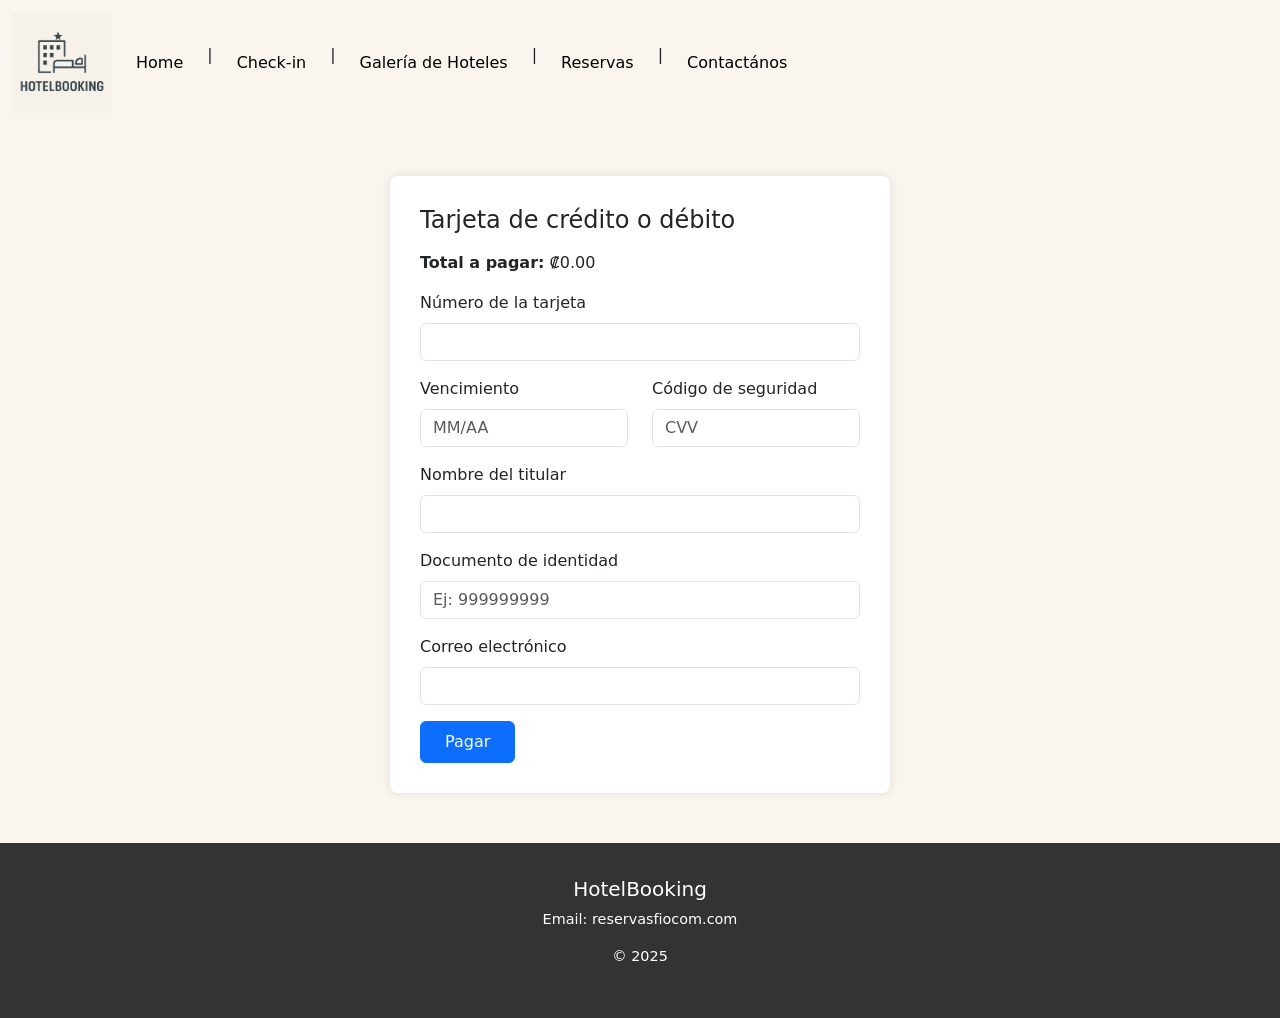
<file: Pago.html>
<!DOCTYPE html>
<html lang="es">
<head>
  <meta charset="UTF-8">
  <title>Página de Pago</title>
  <link href="https://cdn.jsdelivr.net/npm/bootstrap@5.3.0/dist/css/bootstrap.min.css" rel="stylesheet">
  <link rel="icon" type="image/svg+xml" href="img/logo.png" />
  <link rel="icon" type="image/svg+xml" href="img/logo.png" />
  <link rel="stylesheet" href="Style.css">

  <style>
    .form-container {
      max-width: 500px;
      margin: 50px auto;
      padding: 30px;
      background-color: #fff;
      border-radius: 8px;
      box-shadow: 0 0 10px rgba(0,0,0,0.1);
    }
  </style>

  <script>
function ValidarDatosTarjeta() {

  const numeroTarjeta = document.getElementById('cardNumber');
  const valorNumeroTarjeta = numeroTarjeta.value.replace(/\s/g, '');
  if (!/^\d{16}$/.test(valorNumeroTarjeta)) {
    alert('Por favor ingrese un número de tarjeta válido de 16 dígitos');
    numeroTarjeta.focus();
    return false;
  }


  const fechaExpiracion = document.getElementById('expiryDate');
  if (!/^(0[1-9]|1[0-2])\/\d{2}$/.test(fechaExpiracion.value)) {
    alert('Por favor ingrese una fecha de expiración válida en formato MM/AA');
    fechaExpiracion.focus();
    return false;
  }

 
  const cvv = document.getElementById('cvv');
  if (!/^\d{3}$/.test(cvv.value)) {
    alert('Por favor ingrese un código de seguridad (CVV) válido de 3 dígitos');
    cvv.focus();
    return false;
  }

 
  const nombreTitular = document.getElementById('cardHolderName');
  if (!/^[A-Za-z\s]+$/.test(nombreTitular.value.trim())) {
    alert('Por favor ingrese un nombre válido para el titular (solo letras y espacios)');
    nombreTitular.focus();
    return false;
  }

 
  const documentoIdentidad = document.getElementById('documentId');
  if (!/^\d+$/.test(documentoIdentidad.value.trim())) {
    alert('Por favor ingrese un documento de identidad válido (solo números)');
    documentoIdentidad.focus();
    return false;
  }


  const correoElectronico = document.getElementById('email');
  if (!/\S+@\S+\.\S+/.test(correoElectronico.value)) {
    alert('Por favor ingrese un correo electrónico válido');
    correoElectronico.focus();
    return false;
  }

 
  return true;
}

function Redirigir() {
  
  if (!ValidarDatosTarjeta()) {
    alert('Error en los datos de la tarjeta. Por favor, verifique e intente nuevamente.');
    return false;
  }

  
  alert('Pago realizado con éxito');
  window.location.href = "gracias.html"; 
  return true;  
}
   
  </script>
</head>
    <body style="background-color: #FAF6EF;">
  
        <nav class="navbar navbar-expand-lg" style="background-color: #FAF6EF;">
          <div class="container-fluid">
              <a class="navbar-brand" href="indexPrincipal.html"><img src="img/logo.png" width="100px"></a>
              <button class="navbar-toggler" type="button" data-bs-toggle="collapse"
                  data-bs-target="#navbarSupportedContent" aria-controls="navbarSupportedContent" aria-expanded="false"
                  aria-label="Toggle navigation">
                  <span class="navbar-toggler-icon"></span>
              </button>
      
              <div class="collapse navbar-collapse">
                  <ul class="navbar-nav me-auto">
                      <li class="nav-item">
                          <a class="nav-link active" aria-current="page" href="index.html">Home</a>
                      </li>
                      <div class="px-3">|</div>
                      <li class="nav-item">
                          <a class="nav-link active" aria-current="page" href="checkIn.html">Check-in</a>
                      </li>
                      <div class="px-3">|</div>
                      <li class="nav-item">
                          <a class="nav-link active" aria-current="page" href="galeriaDeHoteles.html">Galería de Hoteles</a>
                      </li>
                      <div class="px-3">|</div>
                      <li class="nav-item">
                          <a class="nav-link active" aria-current="page" href="reservas.html">Reservas</a>
                      </li>
                      <div class="px-3">|</div>
                      <li class="nav-item">
                          <a class="nav-link active" aria-current="page" href="contactanos.html">Contactános</a>
                      </li>
                  </ul>
              </div>
      </nav>
<div class="form-container">
  <h4 class="mb-3">Tarjeta de crédito o débito</h4>

  <p><strong>Total a pagar:</strong> <span id="montoFinal">₡0.00</span></p>
  
  <script>
    document.addEventListener("DOMContentLoaded", () => {
      let precioTexto = localStorage.getItem("precioSeleccionado");
  
      if (precioTexto) {
        let precioNumerico = parseFloat(
          precioTexto.replace("₡", "").replace(".", "").replace(",", ".")
        );
  
        document.getElementById("montoFinal").textContent = `₡${precioNumerico.toLocaleString("es-CR", {
          minimumFractionDigits: 2,
          maximumFractionDigits: 2
        })}`;
      }
    });
  </script>
 <form id="paymentForm">
  <div class="mb-3">
    <label class="form-label">Número de la tarjeta</label>
    <input type="text" class="form-control" id="cardNumber" required>
  </div>
  <div class="row mb-3">
    <div class="col">
      <label class="form-label">Vencimiento</label>
      <input type="text" class="form-control" id="expiryDate" placeholder="MM/AA" required>
    </div>
    <div class="col">
      <label class="form-label">Código de seguridad</label>
      <input type="text" class="form-control" id="cvv" placeholder="CVV" required>
    </div>
  </div>
  <div class="mb-3">
    <label class="form-label">Nombre del titular</label>
    <input type="text" class="form-control" id="cardHolderName" required>
  </div>
  <div class="mb-3">
    <label class="form-label">Documento de identidad</label>
    <input type="text" class="form-control" id="documentId" placeholder="Ej: 999999999" required>
  </div>
  <div class="mb-3">
    <label class="form-label">Correo electrónico</label>
    <input type="email" class="form-control" id="email" required>
  </div>
  <button type="button" class="btn btn-primary px-4 py-2" onclick="Redirigir()">Pagar</button>
</form>
</div>


<footer>
  <div class="container text-center py-4">
    <h5>HotelBooking</h5>
    <p>Email: reservasfiocom.com
      <p>&copy; 2025 </p>
    </footer>
</body>
</html>
</file>
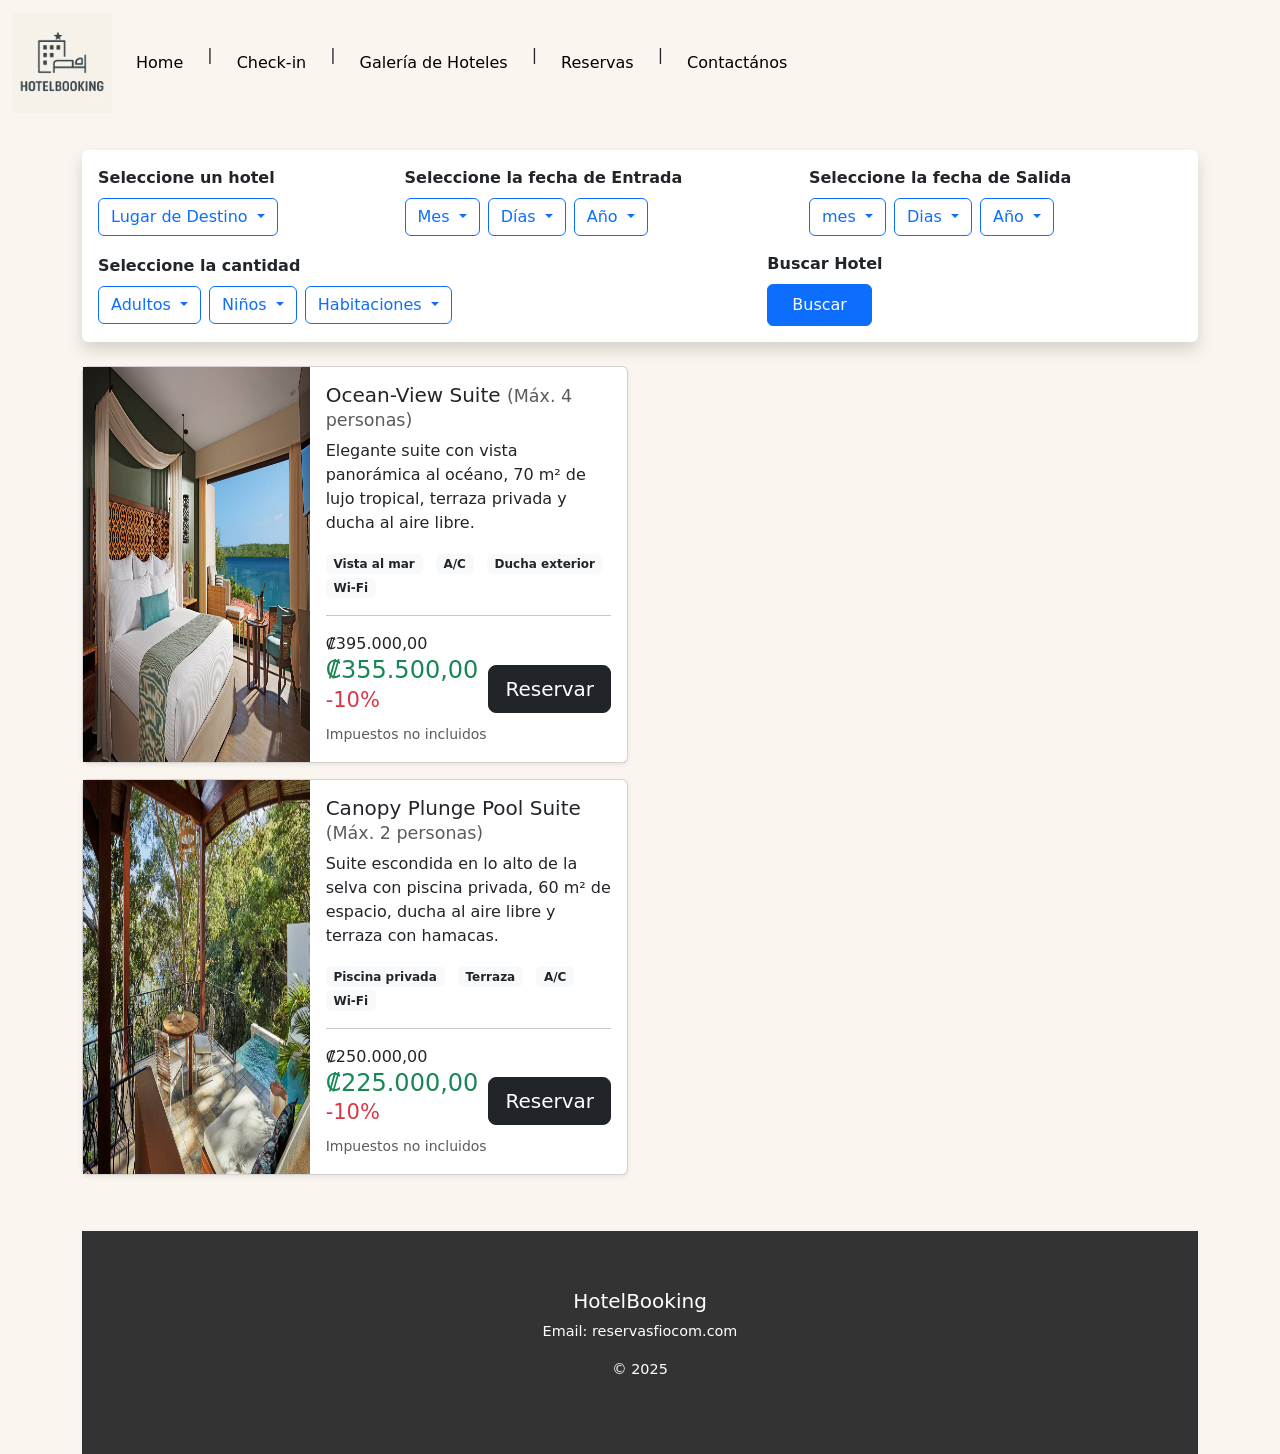
<file: papagayo.html>
<!DOCTYPE html>
<html lang="es">
  <head>
    <meta charset="UTF-8">
    <title>Papagayo</title>
    <link
      href="https://cdn.jsdelivr.net/npm/bootstrap@5.3.0/dist/css/bootstrap.min.css"
      rel="stylesheet">
    <link rel="icon" type="image/svg+xml" href="img/logo.png" />
    <link rel="stylesheet" href="Style.css">

  </head>
  <body style="background-color: #FAF6EF;">

    <header>
      <nav class="navbar navbar-expand-lg" style="background-color: #FAF6EF;">
        <div class="container-fluid">
          <a class="navbar-brand" href="index.html"><img src="img/logo.png"
              width="100px"></a>
          <button class="navbar-toggler" type="button" data-bs-toggle="collapse"
            data-bs-target="#navbarSupportedContent"
            aria-controls="navbarSupportedContent"
            aria-expanded="false" aria-label="Toggle navigation">
            <span class="navbar-toggler-icon"></span>
          </button>

          <div class="collapse navbar-collapse">
            <ul class="navbar-nav me-auto">
              <li class="nav-item">
                <a class="nav-link active" aria-current="page"
                  href="index.html">Home</a>
              </li>
              <div class="px-3">|</div>
              <li class="nav-item">
                <a class="nav-link active" aria-current="page"
                  href="checkIn.html">Check-in</a>
              </li>
              <div class="px-3">|</div>
              <li class="nav-item">
                <a class="nav-link active" aria-current="page"
                  href="galeriaDeHoteles.html">Galería de
                  Hoteles</a>
              </li>
              <div class="px-3">|</div>
              <li class="nav-item">
                <a class="nav-link active" aria-current="page"
                  href="reservas.html">Reservas</a>
              </li>
              <div class="px-3">|</div>
              <li class="nav-item">
                <a class="nav-link active" aria-current="page"
                  href="contactanos.html">Contactános</a>
              </li>
            </ul>
          </div>
        </nav>
      </header>

      <div class="container my-4">
        <div
          class="p-3 rounded shadow d-flex flex-wrap align-items-center bg-white gap-3"
          , class="row">

          <!-- hotel -->
          <div class="d-flex align-items-center flex-grow-1">
            <div class="col-md-12">
              <strong class="mb-2 d-block">Seleccione un hotel</strong>
              <div class="dropdown">
                <button id="dropdownHotelBtn"
                  class="btn btn-outline-primary dropdown-toggle" href="#"
                  role="button"
                  data-bs-toggle="dropdown" aria-expanded="false">
                  Lugar de Destino
                </button>

                <ul class="dropdown-menu">
                  <li><a class="dropdown-item" href="#"
                      onclick="seleccionarHotel('Barceló Tambor - All Inclusive')">Barceló
                      Tambor - All Inclusive</a></li>
                  <li><hr class="dropdown-divider"></li>
                  <li><a class="dropdown-item" href="#"
                      onclick="seleccionarHotel('Nayara Gardens')">Nayara
                      Gardens</a></li>
                  <li><hr class="dropdown-divider"></li>
                  <li><a class="dropdown-item" href="#"
                      onclick="seleccionarHotel('Four Seasons Resort Costa Rica at Peninsula Papagayo')">Four
                      Seasons Resort Costa Rica Papagayo</a></li>
                  <li><hr class="dropdown-divider"></li>
                  <li><a class="dropdown-item" href="#"
                      onclick="seleccionarHotel('Arenal Manoa')">Arenal
                      Manoa</a></li>
                </ul>
              </div>
            </div>
          </div>
          <script>
              let hotelSeleccionado = null;
            
              function seleccionarHotel(nombreHotel) {
                document.getElementById('dropdownHotelBtn').textContent = nombreHotel;
                hotelSeleccionado = nombreHotel;
                console.log("Hotel seleccionado:", hotelSeleccionado);
              }
            </script>

          <!-- entrada mes-->
          <!-- Entrada Mes, Día y Año -->
          <div class="d-flex align-items-center flex-grow-1">
            <div class="col-md-12">
              <strong class="mb-2 d-block">Seleccione la fecha de
                Entrada</strong>

              <div class="d-flex gap-2">

                <!-- Dropdown Mes -->
                <div class="dropdown">
                  <button id="dropdownMesBtn"
                    class="btn btn-outline-primary dropdown-toggle"
                    href="#" role="button"
                    data-bs-toggle="dropdown" aria-expanded="false">
                    Mes
                  </button>

                  <ul class="dropdown-menu"
                    style="max-height: 200px; overflow-y: auto;">
                    <li><a class="dropdown-item" href="#"
                        onclick="seleccionarMes('Enero')">Enero</a></li>
                    <li><a class="dropdown-item" href="#"
                        onclick="seleccionarMes('Febrero')">Febrero</a></li>
                    <li><a class="dropdown-item" href="#"
                        onclick="seleccionarMes('Marzo')">Marzo</a></li>
                    <li><a class="dropdown-item" href="#"
                        onclick="seleccionarMes('Abril')">Abril</a></li>
                    <li><a class="dropdown-item" href="#"
                        onclick="seleccionarMes('Mayo')">Mayo</a></li>
                    <li><a class="dropdown-item" href="#"
                        onclick="seleccionarMes('Junio')">Junio</a></li>
                    <li><a class="dropdown-item" href="#"
                        onclick="seleccionarMes('Julio')">Julio</a></li>
                    <li><a class="dropdown-item" href="#"
                        onclick="seleccionarMes('Agosto')">Agosto</a></li>
                    <li><a class="dropdown-item" href="#"
                        onclick="seleccionarMes('Septiembre')">Septiembre</a></li>
                    <li><a class="dropdown-item" href="#"
                        onclick="seleccionarMes('Octubre')">Octubre</a></li>
                    <li><a class="dropdown-item" href="#"
                        onclick="seleccionarMes('Noviembre')">Noviembre</a></li>
                    <li><a class="dropdown-item" href="#"
                        onclick="seleccionarMes('Diciembre')">Diciembre</a></li>
                  </ul>
                </div>

                <script>
        document.addEventListener("DOMContentLoaded", function () {
          let mesSeleccionado = null;
      
          function seleccionarMes(nombreMes) {
            document.getElementById('dropdownMesBtn').textContent = nombreMes;
            mesSeleccionado = nombreMes;
            console.log("Mes seleccionado:", mesSeleccionado);
          }
      
          window.seleccionarMes = seleccionarMes;
        });
      </script>

                <!-- Dropdown Día -->
                <div class="dropdown">
                  <button id="dropdownDiasBtn"
                    class="btn btn-outline-primary dropdown-toggle"
                    href="#" role="button"
                    data-bs-toggle="dropdown" aria-expanded="false">
                    Días
                  </button>

                  <ul class="dropdown-menu"
                    style="max-height: 200px; overflow-y: auto;">
                    <li><a class="dropdown-item" href="#"
                        onclick="seleccionarDia('1')">1</a></li>
                    <li><a class="dropdown-item" href="#"
                        onclick="seleccionarDia('2')">2</a></li>
                    <li><a class="dropdown-item" href="#"
                        onclick="seleccionarDia('3')">3</a></li>
                    <li><a class="dropdown-item" href="#"
                        onclick="seleccionarDia('4')">4</a></li>
                    <li><a class="dropdown-item" href="#"
                        onclick="seleccionarDia('5')">5</a></li>
                    <li><a class="dropdown-item" href="#"
                        onclick="seleccionarDia('6')">6</a></li>
                    <li><a class="dropdown-item" href="#"
                        onclick="seleccionarDia('7')">7</a></li>
                    <li><a class="dropdown-item" href="#"
                        onclick="seleccionarDia('8')">8</a></li>
                    <li><a class="dropdown-item" href="#"
                        onclick="seleccionarDia('9')">9</a></li>
                    <li><a class="dropdown-item" href="#"
                        onclick="seleccionarDia('10')">10</a></li>
                    <li><a class="dropdown-item" href="#"
                        onclick="seleccionarDia('11')">11</a></li>
                    <li><a class="dropdown-item" href="#"
                        onclick="seleccionarDia('12')">12</a></li>
                    <li><a class="dropdown-item" href="#"
                        onclick="seleccionarDia('13')">13</a></li>
                    <li><a class="dropdown-item" href="#"
                        onclick="seleccionarDia('14')">14</a></li>
                    <li><a class="dropdown-item" href="#"
                        onclick="seleccionarDia('15')">15</a></li>
                    <li><a class="dropdown-item" href="#"
                        onclick="seleccionarDia('16')">16</a></li>
                    <li><a class="dropdown-item" href="#"
                        onclick="seleccionarDia('17')">17</a></li>
                    <li><a class="dropdown-item" href="#"
                        onclick="seleccionarDia('18')">18</a></li>
                    <li><a class="dropdown-item" href="#"
                        onclick="seleccionarDia('19')">19</a></li>
                    <li><a class="dropdown-item" href="#"
                        onclick="seleccionarDia('20')">20</a></li>
                    <li><a class="dropdown-item" href="#"
                        onclick="seleccionarDia('21')">21</a></li>
                    <li><a class="dropdown-item" href="#"
                        onclick="seleccionarDia('22')">22</a></li>
                    <li><a class="dropdown-item" href="#"
                        onclick="seleccionarDia('23')">23</a></li>
                    <li><a class="dropdown-item" href="#"
                        onclick="seleccionarDia('24')">24</a></li>
                    <li><a class="dropdown-item" href="#"
                        onclick="seleccionarDia('25')">25</a></li>
                    <li><a class="dropdown-item" href="#"
                        onclick="seleccionarDia('26')">26</a></li>
                    <li><a class="dropdown-item" href="#"
                        onclick="seleccionarDia('27')">27</a></li>
                    <li><a class="dropdown-item" href="#"
                        onclick="seleccionarDia('28')">28</a></li>
                    <li><a class="dropdown-item" href="#"
                        onclick="seleccionarDia('29')">29</a></li>
                    <li><a class="dropdown-item" href="#"
                        onclick="seleccionarDia('30')">30</a></li>
                    <li><a class="dropdown-item" href="#"
                        onclick="seleccionarDia('31')">31</a></li>
                  </ul>
                </div>

                <script>
  document.addEventListener("DOMContentLoaded", function () {
    let diaSeleccionado = null;

    function seleccionarDia(nombreDia) {
      document.getElementById('dropdownDiasBtn').textContent = nombreDia;
      diaSeleccionado = nombreDia;
      console.log("Día seleccionado:", diaSeleccionado);
    }

    // Asigna la función al ámbito global
    window.seleccionarDia = seleccionarDia;
  });
</script>

                <!-- Dropdown Año -->
                <div class="dropdown">
                  <button id="dropdownAñoBtn"
                    class="btn btn-outline-primary dropdown-toggle"
                    href="#" role="button"
                    data-bs-toggle="dropdown" aria-expanded="false">
                    Año
                  </button>

                  <ul class="dropdown-menu"
                    style="max-height: 200px; overflow-y: auto;">
                    <li><a class="dropdown-item" href="#"
                        onclick="seleccionarAño('2025')">2025</a></li>
                    <li><a class="dropdown-item" href="#"
                        onclick="seleccionarAño('2026')">2026</a></li>
                    <li><a class="dropdown-item" href="#"
                        onclick="seleccionarAño('2027')">2027</a></li>
                  </ul>
                </div>

                <script>
        let añoSeleccionado = null;
        function seleccionarAño(año) {
          document.getElementById('dropdownAñoBtn').textContent = año;
          añoSeleccionado = año;
          console.log("año seleccionado:", añoSeleccionado);
        }
      </script>

              </div>
            </div>
          </div>
          <!-- salida reserva-->
          <div class="d-flex align-items-center flex-grow-1">
            <div class="col-md-12">
              <strong class="mb-2 d-block">Seleccione la fecha de
                Salida</strong>

              <div class="d-flex gap-2">
                <div class="dropdown">
                  <button id="dropdownMesSalidaBtn"
                    class="btn btn-outline-primary dropdown-toggle" href="#"
                    role="button"
                    data-bs-toggle="dropdown" aria-expanded="false">
                    mes
                  </button>

                  <!--mes -->
                  <ul class="dropdown-menu"
                    style="max-height: 200px; overflow-y: auto;">
                    <li><a class="dropdown-item" href="#"
                        onclick="seleccionarMesSalida('Enero')">Enero
                      </a></li>
                    <li><a class="dropdown-item" href="#"
                        onclick="seleccionarMesSalida('Febrero')">Febrero</a></li>
                    <li><a class="dropdown-item" href="#"
                        onclick="seleccionarMesSalida('Marzo')">Marzo</a></li>
                    <li><a class="dropdown-item" href="#"
                        onclick="seleccionarMesSalida('Abril')">Abril</a></li>
                    <li><a class="dropdown-item" href="#"
                        onclick="seleccionarMesSalida('Mayo')">Mayo</a></li>
                    <li><a class="dropdown-item" href="#"
                        onclick="seleccionarMesSalida('Junio')">Junio</a></li>
                    <li><a class="dropdown-item" href="#"
                        onclick="seleccionarMesSalida('Julio')">Julio</a></li>
                    <li><a class="dropdown-item" href="#"
                        onclick="seleccionarMesSalida('Agosto')">Agosto</a></li>
                    <li><a class="dropdown-item" href="#"
                        onclick="seleccionarMesSalida('Septiembre')">Septiembre</a></li>
                    <li><a class="dropdown-item" href="#"
                        onclick="seleccionarMesSalida('Octubre')">Octubre</a></li>
                    <li><a class="dropdown-item" href="#"
                        onclick="seleccionarMesSalida('Noviembre')">Noviembre</a></li>
                    <li><a class="dropdown-item" href="#"
                        onclick="seleccionarMesSalida('Diciembre')">Diciembre</a></li>
                  </ul>
                </div>

                <script>
                 let mesSeleccionadoSalida = null;
              function seleccionarMesSalida(nombreMes) {
                document.getElementById('dropdownMesSalidaBtn').textContent = nombreMes;
                mesSeleccionadoSalida = nombreMes;
                console.log("mes seleccionado:", mesSeleccionadoSalida);
              }
            </script>
                <!--Dias -->
                <div class=" dropdown">

                  <button id="dropdownDiasSalidaBtn"
                    class="btn btn-outline-primary dropdown-toggle" href="#"
                    role="button"
                    data-bs-toggle="dropdown" aria-expanded="false">
                    Dias
                  </button>

                  <ul class="dropdown-menu"
                    style="max-height: 200px; overflow-y: auto;">
                    <li><a class="dropdown-item" href="#"
                        onclick="seleccionarDiaSalida('1')">1</a></li>
                    <li><a class="dropdown-item" href="#"
                        onclick="seleccionarDiaSalida('2')">2</a></li>
                    <li><a class="dropdown-item" href="#"
                        onclick="seleccionarDiaSalida('3')">3</a></li>
                    <li><a class="dropdown-item" href="#"
                        onclick="seleccionarDiaSalida('4')">4</a></li>
                    <li><a class="dropdown-item" href="#"
                        onclick="seleccionarDiaSalida('5')">5</a></li>
                    <li><a class="dropdown-item" href="#"
                        onclick="seleccionarDiaSalida('6')">6</a></li>
                    <li><a class="dropdown-item" href="#"
                        onclick="seleccionarDiaSalida('7')">7</a></li>
                    <li><a class="dropdown-item" href="#"
                        onclick="seleccionarDiaSalida('8')">8</a></li>
                    <li><a class="dropdown-item" href="#"
                        onclick="seleccionarDiaSalida('9')">9</a></li>
                    <li><a class="dropdown-item" href="#"
                        onclick="seleccionarDiaSalida('10')">10</a></li>
                    <li><a class="dropdown-item" href="#"
                        onclick="seleccionarDiaSalida('11')">11</a></li>
                    <li><a class="dropdown-item" href="#"
                        onclick="seleccionarDiaSalida('12')">12</a></li>
                    <li><a class="dropdown-item" href="#"
                        onclick="seleccionarDiaSalida('13')">13</a></li>
                    <li><a class="dropdown-item" href="#"
                        onclick="seleccionarDiaSalida('14')">14</a></li>
                    <li><a class="dropdown-item" href="#"
                        onclick="seleccionarDiaSalida('15')">15</a></li>
                    <li><a class="dropdown-item" href="#"
                        onclick="seleccionarDiaSalida('16')">16</a></li>
                    <li><a class="dropdown-item" href="#"
                        onclick="seleccionarDiaSalida('17')">17</a></li>
                    <li><a class="dropdown-item" href="#"
                        onclick="seleccionarDiaSalida('18')">18</a></li>
                    <li><a class="dropdown-item" href="#"
                        onclick="seleccionarDiaSalida('19')">19</a></li>
                    <li><a class="dropdown-item" href="#"
                        onclick="seleccionarDiaSalida('20')">20</a></li>
                    <li><a class="dropdown-item" href="#"
                        onclick="seleccionarDiaSalida('21')">21</a></li>
                    <li><a class="dropdown-item" href="#"
                        onclick="seleccionarDiaSalida('22')">22</a></li>
                    <li><a class="dropdown-item" href="#"
                        onclick="seleccionarDiaSalida('23')">23</a></li>
                    <li><a class="dropdown-item" href="#"
                        onclick="seleccionarDiaSalida('24')">24</a></li>
                    <li><a class="dropdown-item" href="#"
                        onclick="seleccionarDiaSalida('25')">25</a></li>
                    <li><a class="dropdown-item" href="#"
                        onclick="seleccionarDiaSalida('26')">26</a></li>
                    <li><a class="dropdown-item" href="#"
                        onclick="seleccionarDiaSalida('27')">27</a></li>
                    <li><a class="dropdown-item" href="#"
                        onclick="seleccionarDiaSalida('28')">28</a></li>
                    <li><a class="dropdown-item" href="#"
                        onclick="seleccionarDiaSalida('29')">29</a></li>
                    <li><a class="dropdown-item" href="#"
                        onclick="seleccionarDiaSalida('30')">30</a></li>
                    <li><a class="dropdown-item" href="#"
                        onclick="seleccionarDiaSalida('31')">31</a></li>
                  </ul>
                </div>
                <script>
                      let diaSeleccionadoSalida = null;
                      function seleccionarDiaSalida(dia) {
                        document.getElementById('dropdownDiasSalidaBtn').textContent = dia;
                        diaSeleccionadoSalida = dia;
                        console.log("dia seleccionado para salir :", diaSeleccionadoSalida);
                      }
                    </script>

                <!-- Año Salida-->
                <div class="dropdown">
                  <button id="dropdownAñoSalidaBtn"
                    class="btn btn-outline-primary dropdown-toggle" href="#"
                    role="button"
                    data-bs-toggle="dropdown" aria-expanded="false">
                    Año
                  </button>

                  <ul class="dropdown-menu"
                    style="max-height: 200px; overflow-y: auto;">
                    <li><a class="dropdown-item" href="#"
                        onclick="seleccionarAñoSalida('2025')">2025</a></li>
                    <li><a class="dropdown-item" href="#"
                        onclick="seleccionarAñoSalida('2026')">2026</a></li>
                    <li><a class="dropdown-item" href="#"
                        onclick="seleccionarAñoSalida('2027')">2027</a></li>
                  </ul>
                </div>
                <script>
                let añoSeleccionadoSalida = null;
               
                function seleccionarAñoSalida(año) {
                  document.getElementById('dropdownAñoSalidaBtn').textContent = año;
                  añoSeleccionadoSalida = año;
                  console.log("año seleccionado:", añoSeleccionadoSalida);
                }
              </script>

              </div>
            </div>
          </div>

          <!-- boton buscar y huespedes -->
          <!-- Habitaciones -->
          <div class="d-flex align-items-center flex-grow-1">
            <div class="col-md-12">
              <strong class="mb-2 d-block">Seleccione la cantidad</strong>
              <div class="d-flex gap-2">
                <div class="dropdown">
                  <button id="dropdownAñoAdultoBtn"
                    class="btn btn-outline-primary dropdown-toggle" href
                    role="button"
                    data-bs-toggle="dropdown" aria-expanded="false">
                    Adultos
                  </button>

                  <ul class="dropdown-menu"
                    style="max-height: 200px; overflow-y: auto;">

                    <li><a class="dropdown-item" href="#"
                        onclick="seleccionarAdulto('1')">1</a></li>
                    <li><a class="dropdown-item" href="#"
                        onclick="seleccionarAdulto('2')">2</a></li>
                    <li><a class="dropdown-item" href="#"
                        onclick="seleccionarAdulto('3')">3</a></li>
                    <li><a class="dropdown-item" href="#"
                        onclick="seleccionarAdulto('4')">4</a></li>
                    <li><a class="dropdown-item" href="#"
                        onclick="seleccionarAdulto('5')">5</a></li>
                  </ul>
                </div>

                <script>
                  let adultoSeleccionado = null;
                  function seleccionarAdulto(adulto) {
                    document.getElementById('dropdownAñoAdultoBtn').textContent = adulto;
                    adultoSeleccionado = adulto;
                    console.log("adulto seleccionado:", adultoSeleccionado);
                  }
                </script>

                <div class="dropdown">
                  <button id="dropdownninoBtn"
                    class="btn btn-outline-primary dropdown-toggle" href="#"
                    role="button"
                    data-bs-toggle="dropdown" aria-expanded="false">
                    Niños

                  </button>

                  <ul class="dropdown-menu"
                    style="max-height: 200px; overflow-y: auto;">

                    <li><a class="dropdown-item" href="#"
                        onclick="seleccionarnino('1')">1</a></li>
                    <li><a class="dropdown-item" href="#"
                        onclick="seleccionarnino('2')">2</a></li>
                    <li><a class="dropdown-item" href="#"
                        onclick="seleccionarnino('3')">3</a></li>
                    <li><a class="dropdown-item" href="#"
                        onclick="seleccionarnino('4')">4</a></li>
                    <li><a class="dropdown-item" href="#"
                        onclick="seleccionarnino('5')">5</a></li>
                  </ul>
                </div>

                <script>
                  let ninoSeleccionado = null;
                  function seleccionarnino(nino) {
                    document.getElementById('dropdownninoBtn').textContent = nino;
                    ninoSeleccionado = nino;
                    console.log("niño seleccionado:", ninoSeleccionado);
                  }
                </script>

                <div class="dropdown">
                  <button id="dropdownHabitacionesBtn"
                    class="btn btn-outline-primary dropdown-toggle" href="#"
                    role="button"
                    data-bs-toggle="dropdown" aria-expanded="false">
                    Habitaciones
                  </button>

                  <ul class="dropdown-menu"
                    style="max-height: 200px; overflow-y: auto;">
                    <li><a class="dropdown-item" href="#"
                        onclick="seleccionarHabitaciones('1')">1</a></li>
                    <li><a class="dropdown-item" href="#"
                        onclick="seleccionarHabitaciones('2')">2</a></li>
                    <li><a class="dropdown-item" href="#"
                        onclick="seleccionarHabitaciones('3')">3</a></li>
                    <li><a class="dropdown-item" href="#"
                        onclick="seleccionarHabitaciones('4')">4</a></li>
                    <li><a class="dropdown-item" href="#"
                        onclick="seleccionarHabitaciones('5')">5</a></li>
                  </ul>

                  <script>
                    let habitacionesSeleccionadas = null;
                    function seleccionarHabitaciones(habitaciones) {
                      document.getElementById('dropdownHabitacionesBtn').textContent = habitaciones;
                      habitacionesSeleccionadas = habitaciones;
                      console.log("habitaciones seleccionadas:", habitacionesSeleccionadas);
                    }
                  </script>
                </div>

              </div>
            </div>
          </div>
        </header>

        <div class="d-flex align-items-center flex-grow-1">
          <div class="col-md-12">
            <strong class="mb-2 d-block">Buscar Hotel</strong>
            <div class="d-flex gap-2">
              <div class="dropdown">
                <button class="btn btn-primary px-4 py-2"
                  onclick="window.location.href='PaginaHabitacion.html'">Buscar</button>

              </div>
            </div>
          </div>
        </div>

      </div>
    </div>
    <div class="container mt-4">
      <div class="row">
        <div class="col-md-6">
          <div class="card mb-3 shadow-sm card-room">
            <div class="row g-0">
              <div class="col-md-5">
                <img src="img/ocea1.jpg" class="img-fluid h-100"
                  alt="Ocean-View Suite">
              </div>
              <div class="col-md-7 p-3">
                <h5>Ocean-View Suite <small class="text-muted">(Máx. 4
                    personas)</small></h5>
                <p>Elegante suite con vista panorámica al océano, 70 m² de lujo
                  tropical, terraza privada y ducha al aire libre.</p>
                <div class="mb-2">
                  <span class="badge bg-light text-dark me-2"> Vista al
                    mar</span>
                  <span class="badge bg-light text-dark me-2"> A/C</span>
                  <span class="badge bg-light text-dark me-2"> Ducha
                    exterior</span>
                  <span class="badge bg-light text-dark"> Wi-Fi</span>
                </div>

                <hr>

                <div class="d-flex justify-content-between align-items-center">
                  <div>
                    <div class="precio-descuento">₡395.000,00</div>
                    <h4 id="precio1" class="text-success">₡355.500,00 <small
                        class="text-danger">-10%</small></h4>
                    <small class="text-muted">Impuestos no incluidos</small>
                  </div>
                  <a href="reservas.html" class="btn btn-dark btn-lg"
                    onclick="guardarPrecio('precio1')">Reservar</a>
                </div>

                <!-- La función corregida -->
                <script>
              function guardarPrecio(idElemento) {
                let textoPrecio = document.getElementById(idElemento).childNodes[0].nodeValue.trim();
                localStorage.setItem("precioSeleccionado", textoPrecio);
                console.log("Precio guardado:", textoPrecio);
              }
            </script>
              </div>
            </div>
          </div>
        </div>
        <div class="col-md-6">
          <iframe
            src="https://www.google.com/maps/embed?pb=!1m18!1m12!1m3!1d250909.42806395527!2d-85.93378408052062!3d10.698973107370243!2m3!1f0!2f0!3f0!3m2!1i1024!2i768!4f13.1!3m3!1m2!1s0x8f75874a6b25efe3%3A0xb116ff87bac1fd18!2sFour%20Seasons%20Peninsula%20Papagayo%2C%20Costa%20Rica!5e0!3m2!1ses!2scr!4v1745183010006!5m2!1ses!2scr"
            width="400" height="300" style="border:0;" allowfullscreen
            loading="lazy" referrerpolicy="no-referrer-when-downgrade"></iframe>
        </div>
        <div class="col-md-6">
          <div class="card mb-3 shadow-sm card-room">
            <div class="row g-0">
              <div class="col-md-5">
                <img src="img/cano.jpg" class="img-fluid h-100"
                  alt="Canopy Plunge Pool Suite">
              </div>
              <div class="col-md-7 p-3">
                <h5>Canopy Plunge Pool Suite <small class="text-muted">(Máx. 2
                    personas)</small></h5>
                <p>Suite escondida en lo alto de la selva con piscina privada,
                  60 m² de espacio, ducha al aire libre y terraza con
                  hamacas.</p>
                <div class="mb-2">
                  <span class="badge bg-light text-dark me-2"> Piscina
                    privada</span>
                  <span class="badge bg-light text-dark me-2"> Terraza</span>
                  <span class="badge bg-light text-dark me-2"> A/C</span>
                  <span class="badge bg-light text-dark"> Wi-Fi</span>
                </div>

                <hr>
                <div
                  class="d-flex justify-content-between align-items-center mt-3">
                  <div>
                    <div class="precio-descuento">₡250.000,00</div>
                    <h4 id="precio2" class="text-success">₡225.000,00 <small
                        class="text-danger">-10%</small></h4>
                    <small class="text-muted">Impuestos no incluidos</small>
                  </div>

                  <!-- Corrección: se pasa el ID como parámetro -->
                  <a href="reservas.html" class="btn btn-dark btn-lg"
                    onclick="guardarPrecio('precio2')">Reservar</a>

                  <!-- Corrección: la función ahora acepta el ID como parámetro -->
                  <script>
                function guardarPrecio(idElemento) {
                  let textoPrecio = document.getElementById(idElemento).childNodes[0].nodeValue.trim();
                  localStorage.setItem("precioSeleccionado", textoPrecio);
                  console.log("Precio guardado:", textoPrecio);
                }
              </script>
                </div>

              </div>

            </div>
          </div>
        </div>
      </div>

    </body>
    <footer>
      <div class="container text-center py-5">
        <h5>HotelBooking</h5>
        <p>Email: reservasfiocom.com
          <p>&copy; 2025 </p>
        </footer>
      </html>
</file>
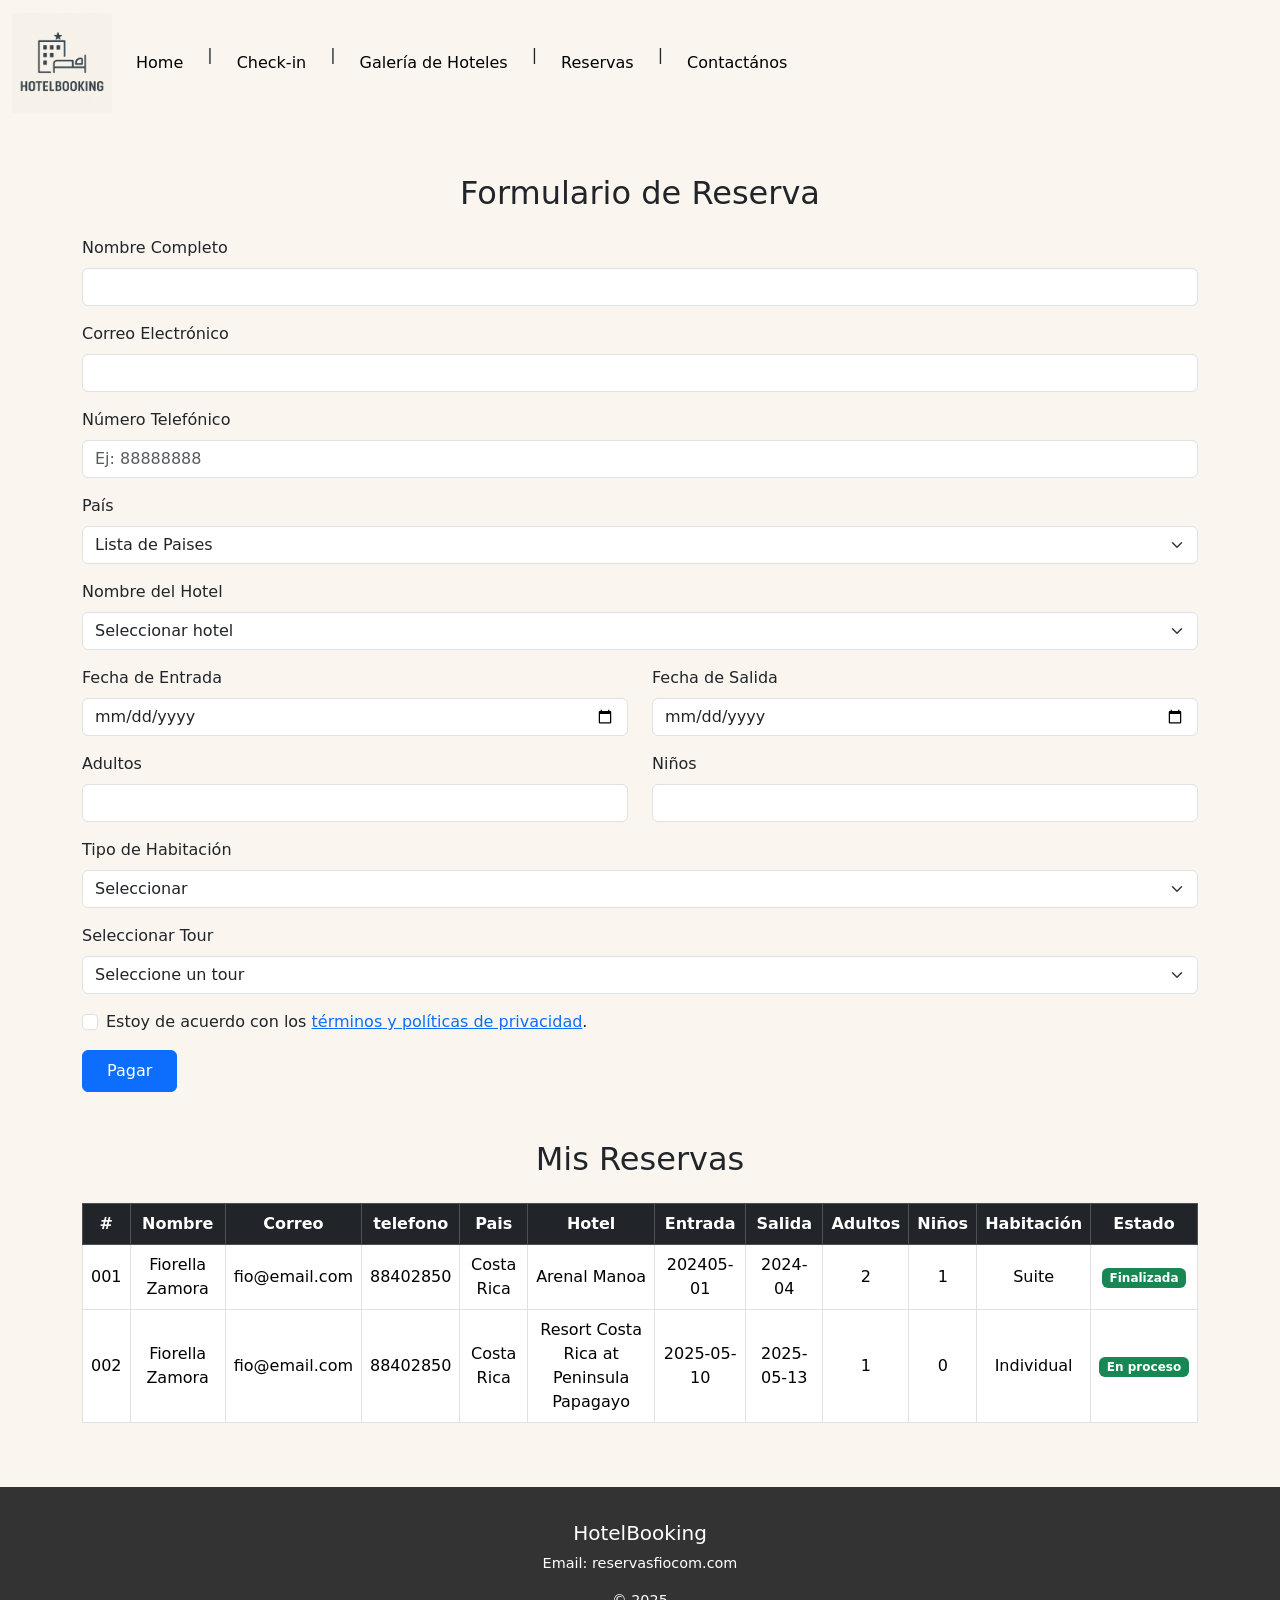
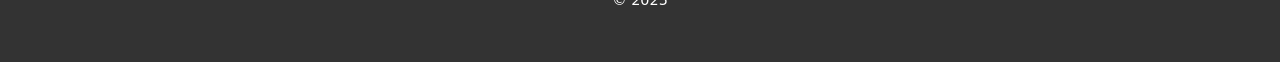
<file: reservas.html>
<!doctype html>
<html lang="en">
  <head>
    <meta charset="utf-8">
    <meta name="viewport" content="width=device-width, initial-scale=1">
    <title>Reservas</title>
    <link rel="stylesheet" href="Style.css">

    <link
      href="https://cdn.jsdelivr.net/npm/bootstrap@5.3.5/dist/css/bootstrap.min.css"
      rel="stylesheet"
      integrity="sha384-SgOJa3DmI69IUzQ2PVdRZhwQ+dy64/BUtbMJw1MZ8t5HZApcHrRKUc4W0kG879m7"
      crossorigin="anonymous">

    <script>
        function RedirigiraPago() {
   
   if (document.fvalida.nombre.value.length == 0) {
    alert("Espacio vacío, debe digitar su nombre");
    document.fvalida.nombre.focus();
    return false;
   }
   
    else if (document.fvalida.correo.value.length == 0) {
     alert("Espacio vacío, debe digitar su email");
    document.fvalida.correo.focus();
    return false;
   }
    
   else if (document.fvalida.telefono.value.length == 0) {
    alert("Espacio vacío, debe digitar su teléfono");
    document.fvalida.telefono.focus();
    return false;
   }
  
   
   else if (document.fvalida.pais.selectedIndex == 0) {
    alert("Debe seleccionar un país");
    document.fvalida.pais.focus();
     return false;
   }
  
   
  else if (document.fvalida.hotel.selectedIndex == 0) {
     alert("Debe seleccionar un hotel");
     document.fvalida.hotel.focus();
     return false;
    }
  
  
   else if (document.fvalida.entrada.value == "") {
     alert("Debe seleccionar fecha de entrada");
    document.fvalida.entrada.focus();
    return false;
   }
    else if (document.fvalida.salida.value == "") {
     alert("Debe seleccionar fecha de salida");
    document.fvalida.salida.focus();
     return false;
   }
  
  
  else if (!document.fvalida.terminos.checked) {
    alert("Debes aceptar los términos y condiciones para continuar.");
    document.fvalida.terminos.focus();
    return false;
  }

  
  alert('Formulario enviado con éxito');
   window.location.href = "Pago.html";
  return true;
   }
      </script>

     <link rel="icon" type="image/svg+xml" href="img/logo.png" />
     <link
      href="https://cdn.jsdelivr.net/npm/bootstrap@5.3.5/dist/css/bootstrap.min.css"
      rel="stylesheet"
      integrity="sha384-SgOJa3DmI69IUzQ2PVdRZhwQ+dy64/BUtbMJw1MZ8t5HZApcHrRKUc4W0kG879m7"
      crossorigin="anonymous">
     </head>
  <body style=" background-color: #FAF6EF;">
    <nav class="navbar navbar-expand-lg" style="background-color: #FAF6EF;">
      <div class="container-fluid">
        <a class="navbar-brand" href="indexPrincipal.html"><img
            src="img/logo.png" width="100px"></a>
        <button class="navbar-toggler" type="button" data-bs-toggle="collapse"
          data-bs-target="#navbarSupportedContent"
          aria-controls="navbarSupportedContent" aria-expanded="false"
          aria-label="Toggle navigation">
          <span class="navbar-toggler-icon"></span>
        </button>

        <div class="collapse navbar-collapse">
          <ul class="navbar-nav me-auto">
            <li class="nav-item">
              <a class="nav-link active" aria-current="page"
                href="index.html">Home</a>
            </li>
            <div class="px-3">|</div>
            <li class="nav-item">
              <a class="nav-link active" aria-current="page"
                href="checkIn.html">Check-in</a>
            </li>
            <div class="px-3">|</div>
            <li class="nav-item">
              <a class="nav-link active" aria-current="page"
                href="galeriaDeHoteles.html">Galería de Hoteles</a>
            </li>
            <div class="px-3">|</div>
            <li class="nav-item">
              <a class="nav-link active" aria-current="page"
                href="reservas.html">Reservas</a>
            </li>
            <div class="px-3">|</div>
            <li class="nav-item">
              <a class="nav-link active" aria-current="page"
                href="contactanos.html">Contactános</a>
            </li>
          </ul>
        </div>
      </nav>
      <div class="container mt-5">
        <h2 class="text-center mb-4">Formulario de Reserva</h2>
        <form name="fvalida">

          <div class="mb-3">
            <label for="nombre" class="form-label">Nombre Completo</label>
            <input type="text" class="form-control" id="nombre" required>
          </div>

          <div class="mb-3">
            <label for="correo" class="form-label">Correo Electrónico</label>
            <input type="email" class="form-control" id="correo" required>
          </div>
          <div class="mb-3">
            <label for="telefono" class="form-label">Número Telefónico</label>
            <input type="tel" class="form-control" id="telefono"
              placeholder="Ej: 88888888" pattern="[0-9]{8,15}" maxlength="15"
              required>

          </div>

          <div class="mb-3">
            <label for="pais" class="form-label">País</label>
            <select class="form-select" id="pais" required>
              <option selected disabled>Lista de Paises</option>
              <option value="Argentina">Argentina</option>
              <option value="Brasil">Brasil</option>
              <option value="Canadá">Canadá</option>
              <option value="Chile">Chile</option>
              <option value="Colombia">Colombia</option>
              <option value="Costa Rica">Costa Rica</option>
              <option value="Ecuador"></option>
              <option value="El Salvador">El Salvador</option>
              <option value="España">España</option>
              <option value="Estados Unidos">Estados Unidos</option>
              <option value="Francia">Francia</option>
              <option value="Guatemala">Guatemala</option>
              <option value="Honduras">Honduras</option>
              <option value="Italia">Italia</option>
              <option value="México">México</option>
              <option value="Nicaragua">Nicaragua</option>
              <option value="Panamá">Panamá</option>
              <option value="Paraguay">Paraguay</option>
              <option value="Perú">Perú</option>
              <option value="Portugal">Portugal</option>
              <option value="Puerto Rico">Puerto Rico</option>
              <option value="República Dominicana">República Dominicana</option>
              <option value="Uruguay">Uruguay</option>
              <option value="Venezuela">Venezuela</option>
            </select>
          </div>

          <div class="mb-3">
            <label for="hotel" class="form-label">Nombre del Hotel</label>
            <select class="form-select" id="hotel" required>
              <option selected disabled>Seleccionar hotel</option>
              <option value="barcelo">Barceló Tambor - All Inclusive</option>
              <option value="nayara">Nayara Gardens Four Seasons</option>
              <option value="papagayo">Resort Costa Rica at Peninsula
                Papagayo</option>
              <option value="manoa">Arenal Manoa</option>
            </select>
          </div>

          <div class="row mb-3">
            <div class="col">
              <label for="entrada" class="form-label">Fecha de Entrada</label>
              <input type="date" class="form-control" id="entrada" required>
            </div>
            <div class="col">
              <label for="salida" class="form-label">Fecha de Salida</label>
              <input type="date" class="form-control" id="salida" required>
            </div>
          </div>

          <div class="row mb-3">
            <div class="col">
              <label for="adultos" class="form-label">Adultos</label>
              <input type="number" class="form-control" id="adultos" min="1"
                required>
            </div>
            <div class="col">
              <label for="ninos" class="form-label">Niños</label>
              <input type="number" class="form-control" id="ninos" min="0">
            </div>
          </div>

          <div class="mb-3">
            <label for="habitacion" class="form-label">Tipo de
              Habitación</label>
            <select class="form-select" id="habitacion" required>
              <option disabled selected>Seleccionar</option>
              <option value="individual">Individual</option>
              <option value="doble">Doble</option>
              <option value="suite">Suite</option>
            </select>
          </div>

          <div class="mb-3">
            <label for="tour" class="form-label">Seleccionar Tour</label>
            <select class="form-select" id="tour" required>
              <option value>Seleccione un tour</option>
              <option value="Tour al Volcán Arenal">Tour al Volcán
                Arenal</option>
              <option value="Caminata en la selva nocturna">Caminata en la selva
                nocturna</option>
              <option value="Visita a Catarata La Fortuna">Visita a Catarata La
                Fortuna</option>
              <option value="Tour en canopy / tirolesa">Tour en canopy /
                tirolesa</option>
              <option value="Relajación en aguas termales">Relajación en aguas
                termales</option>
            </select>
          </div>

          <div class="form-check mb-3">
            <input class="form-check-input" type="checkbox" id="terminos"
              required>
            <label class="form-check-label" for="terminos">
              Estoy de acuerdo con los <a href="#" target="_blank">términos y
                políticas de privacidad</a>.
            </label>
          </div>
          <div class="dropdown">

            <button type="button" class="btn btn-primary px-4 py-2"
              onclick="RedirigiraPago()">Pagar</button>
          </div>
        </form>
      </div>

      <div class="container mt-5 mb-5">
        <h2 class="text-center mb-4">Mis Reservas</h2>
        <div class="table-responsive">
          <table
            class="table table-bordered table-hover align-middle text-center">
            <thead class="table-dark">
              <tr>
                <th>#</th>
                <th>Nombre</th>
                <th>Correo</th>
                <th>telefono</th>
                <th>Pais</th>
                <th>Hotel</th>
                <th>Entrada</th>
                <th>Salida</th>
                <th>Adultos</th>
                <th>Niños</th>
                <th>Habitación</th>
                <th>Estado</th>
              </tr>
            </thead>
            <tbody>
              <tr>
                <td>001</td>
                <td>Fiorella Zamora</td>
                <td>fio@email.com</td>
                <td>88402850</td>
                <td>Costa Rica</td>
                <td>Arenal Manoa
                  <td>202405-01</td>
                  <td>2024-04</td>
                  <td>2</td>
                  <td>1</td>
                  <td>Suite</td>
                  <td><span class="badge bg-success">Finalizada</span></td>
                </tr>
                <tr>
                  <td>002</td>
                  <td>Fiorella Zamora</td>
                  <td>fio@email.com</td>
                  <td>88402850</td>
                  <td>Costa Rica</td>
                  <td>Resort Costa Rica at Peninsula Papagayo</td>
                  <td>2025-05-10</td>
                  <td>2025-05-13</td>
                  <td>1</td>
                  <td>0</td>
                  <td>Individual</td>
                  <td><span class="badge bg-success">En proceso</span></td>
                </tr>

              </tbody>
            </table>
          </div>
        </div>

      </script>
      <script
        src="https://cdn.jsdelivr.net/npm/bootstrap@5.3.5/dist/js/bootstrap.bundle.min.js"
        integrity="sha384-k6d4wzSIapyDyv1kpU366/PK5hCdSbCRGRCMv+eplOQJWyd1fbcAu9OCUj5zNLiq"
        crossorigin="anonymous"></script>
      <footer>
        <div class="container text-center py-4">
          <h5>HotelBooking</h5>
          <p>Email: reservasfiocom.com
            <p>&copy; 2025 </p>
          </footer>
        </body>
      </html>
</file>
<file: Style.css>
footer {
    background-color: #333;
    color: white;
    text-align: center;
    margin-top: 40px;
    padding: 10px 0; 
    
}

footer p {
    font-size: 0.9rem;
}
</file>
